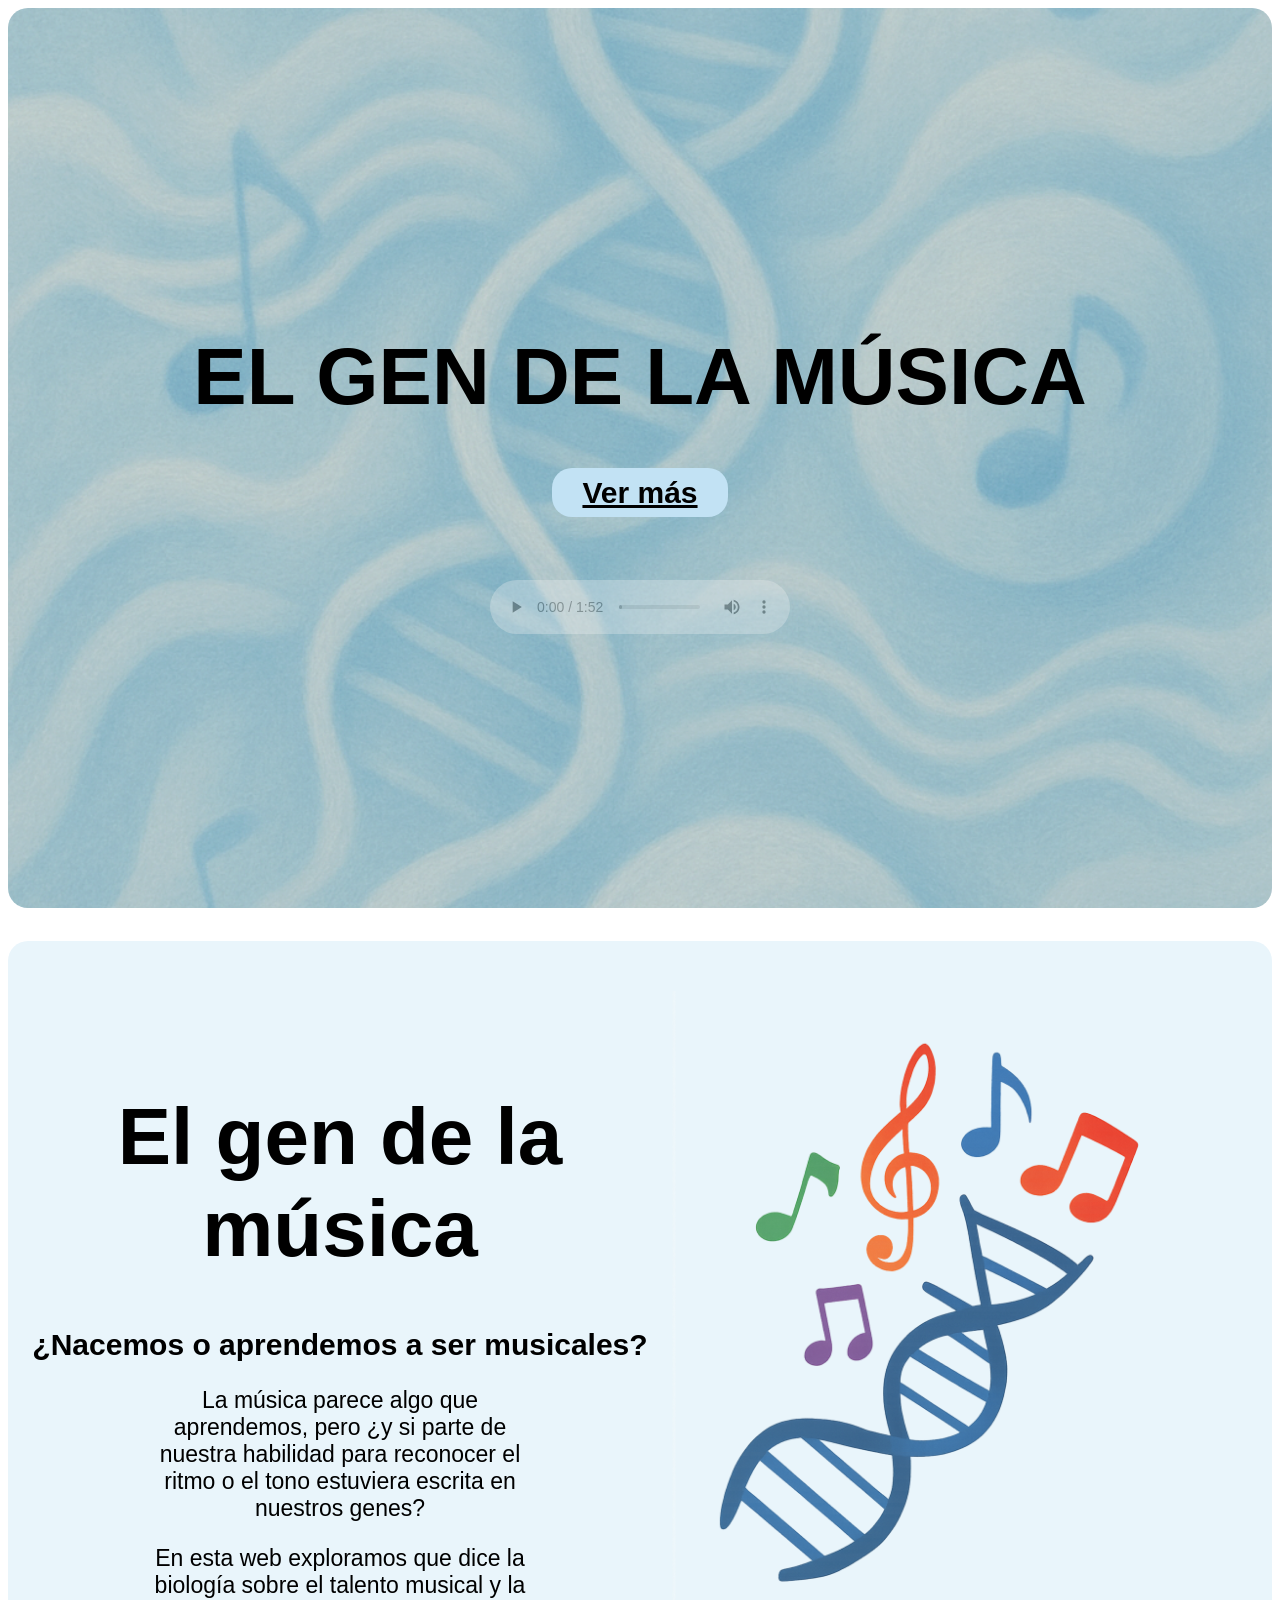
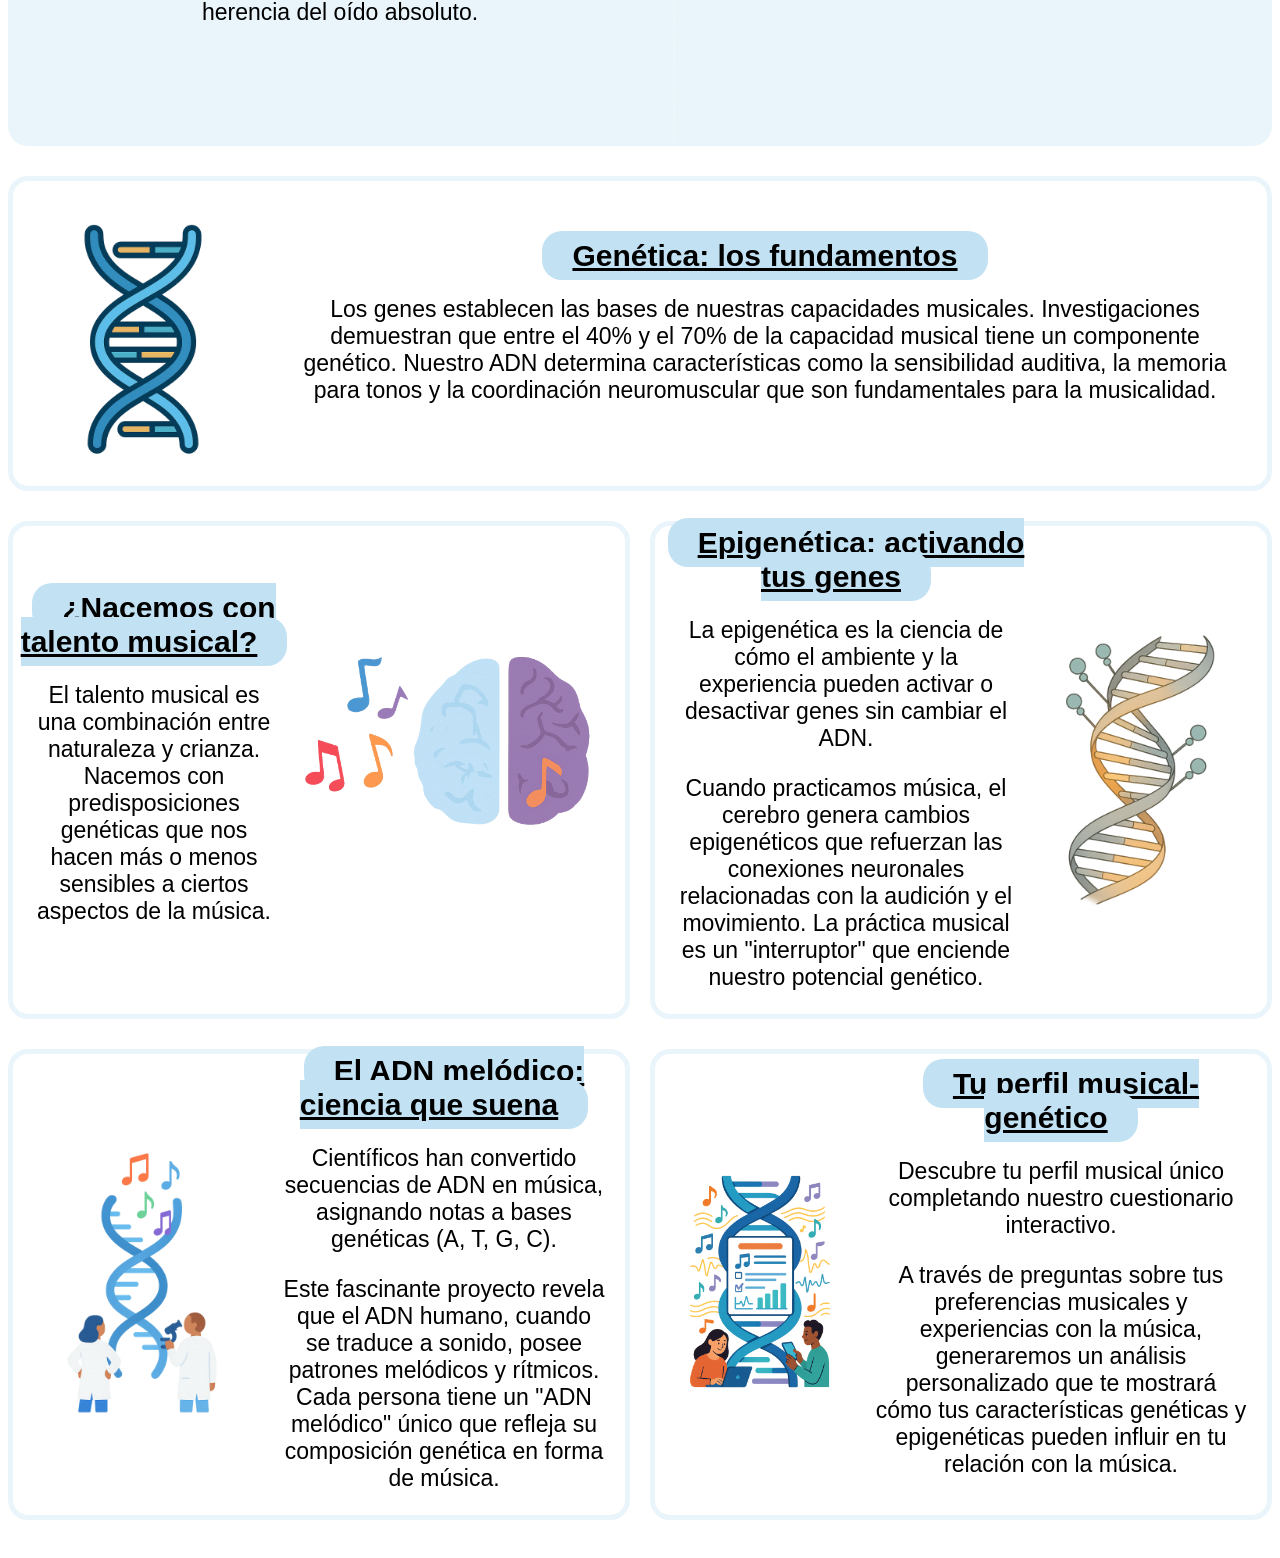
<file: index.html>
<!DOCTYPE html>
<html lang="es">
<head>
    <meta charset="UTF-8">
    <meta name="viewport" content="width=device-width, initial-scale=1.0">
    <title>El gen de la música</title>
    <meta author="Estrella Maturana Muñoz">
    <link rel="stylesheet" href="style/index.css">
    <link rel="shortcut icon" href="img/estrella.png">
</head>
<body>
    <div class="cabecera">
        
        <div class="cabeceraTitulo">
            <h1>EL GEN DE LA MÚSICA</h1>
            <a href="#index">Ver más</a><br>
            <audio src="audio/index.mp3" autoplay controls loop></audio>
        </div>
    </div>
    <div class="cuerpo" id="index">
        <div class="introduccion">
            <div class="introduccionTituloTexto">
                <h1>El gen de la música</h1>
                <h2>¿Nacemos o aprendemos a ser musicales?</h2>
                <p>La música parece algo que aprendemos, pero ¿y si parte de nuestra habilidad para reconocer el ritmo o el tono estuviera escrita en nuestros genes? </p>
                <p>En esta web exploramos que dice la biología sobre el talento musical y la herencia del oído absoluto.</p>
            </div>
            <div class="introduccionFoto"><img src="img/index.png" title="El gen de la música" alt="Imagen no disnponible"></div>
        </div>
        <div class="genetica">
            <div class="geneticaFoto">
                <img src="img/geneticaIndex.png" title="Genética" alt="Imagen no disponible">
            </div>
            <div class="geneticaTituloTexto">
            <a href="genetica.html" title="Genética">Genética: los fundamentos</a>
            <p>Los genes establecen las bases de nuestras capacidades musicales. Investigaciones demuestran que entre el 40% y el 70% de la capacidad musical tiene un componente genético. Nuestro ADN determina características como la sensibilidad auditiva, la memoria para tonos y la coordinación neuromuscular que son fundamentales para la musicalidad.</p>
            </div>
        </div>
        <div class="musicayepigenetica">
            <div class="musica">
                <div class="musicaTituloTexto">
                    <a href="musica.html" title="¿Nacemos con talento musical?">¿Nacemos con talento musical?</a>
                    <p>El talento musical es una combinación entre naturaleza y crianza. Nacemos con predisposiciones genéticas que nos hacen más o menos sensibles a ciertos aspectos de la música.</p>
                </div>
                <div class="musicaFoto">
                    <img src="img/musicaIndex.png" title="¿Nacemos con talento musical?" alt="Imagen no disponible">
                </div>
            </div>
            <div class="epigenetica">
                <div class="epigeneticaTituloTexto">
                    <a href="epigenetica.html" title="Epigenética">Epigenética: activando tus genes</a>
                    <p>La epigenética es la ciencia de cómo el ambiente y la experiencia pueden activar o desactivar genes sin cambiar el ADN.</p>
                    <p>Cuando practicamos música, el cerebro genera cambios epigenéticos que refuerzan las conexiones neuronales relacionadas con la audición y el movimiento. La práctica musical es un "interruptor" que enciende nuestro potencial genético.</p>
                </div>
                <div class="epigeneticaFoto">
                    <img src="img/epigenetica.png" title="Epigenética" alt="Imagen no disponible">
                </div>
            </div>
        </div>
        <div class="melodicoyformulario">
            <div class="melodico">
                <div class="melodicoFoto">
                    <img src="img/melodicoIndex.png" title="El ADN Melódico" alt="Imagen no disponible">
                </div>
                <div class="melodicoTituloTexto">
                    <a href="adnMelodico.html" title="ADN Melódico">El ADN melódico: ciencia que suena</a>
                    <p>Científicos han convertido secuencias de ADN en música, asignando notas a bases genéticas (A, T, G, C).</p>
                    <p>Este fascinante proyecto revela que el ADN humano, cuando se traduce a sonido, posee patrones melódicos y rítmicos. Cada persona tiene un "ADN melódico" único que refleja su composición genética en forma de música.</p>
                </div>
            </div>
            <div class="formulario">
            <div class="formularioFoto">
                <img src="img/perfilIndex.png" title="Tu perfil musical-genético" alt="Imagen no disponible">
            </div>
            <div class="formularioTituloTexto">
                <a href="perfil.html" title="Tu perfil musical-genético">Tu perfil musical-genético</a>
                <p>Descubre tu perfil musical único completando nuestro cuestionario interactivo.</p>
                <p>A través de preguntas sobre tus preferencias musicales y experiencias con la música, generaremos un análisis personalizado que te mostrará cómo tus características genéticas y epigenéticas pueden influir en tu relación con la música.</p>
            </div>
        </div>
    </div>
</body>
</html>
</file>
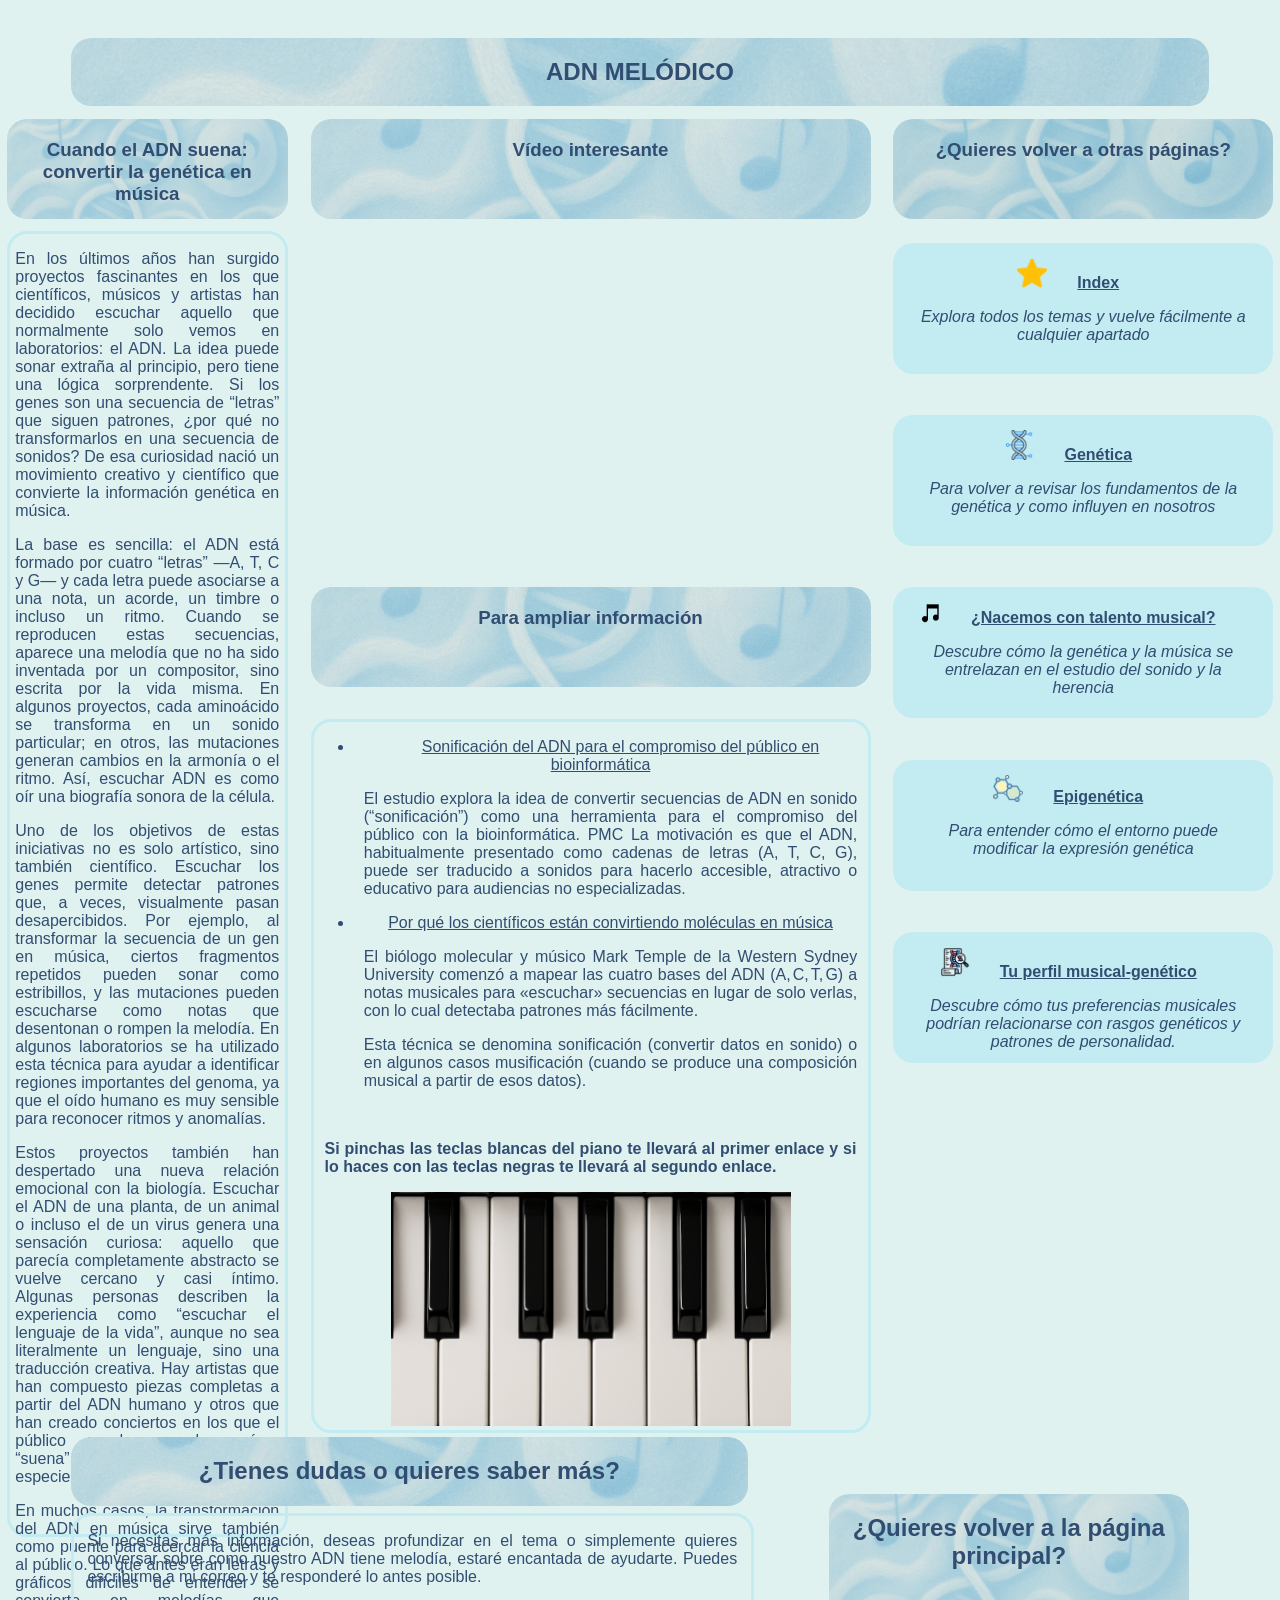
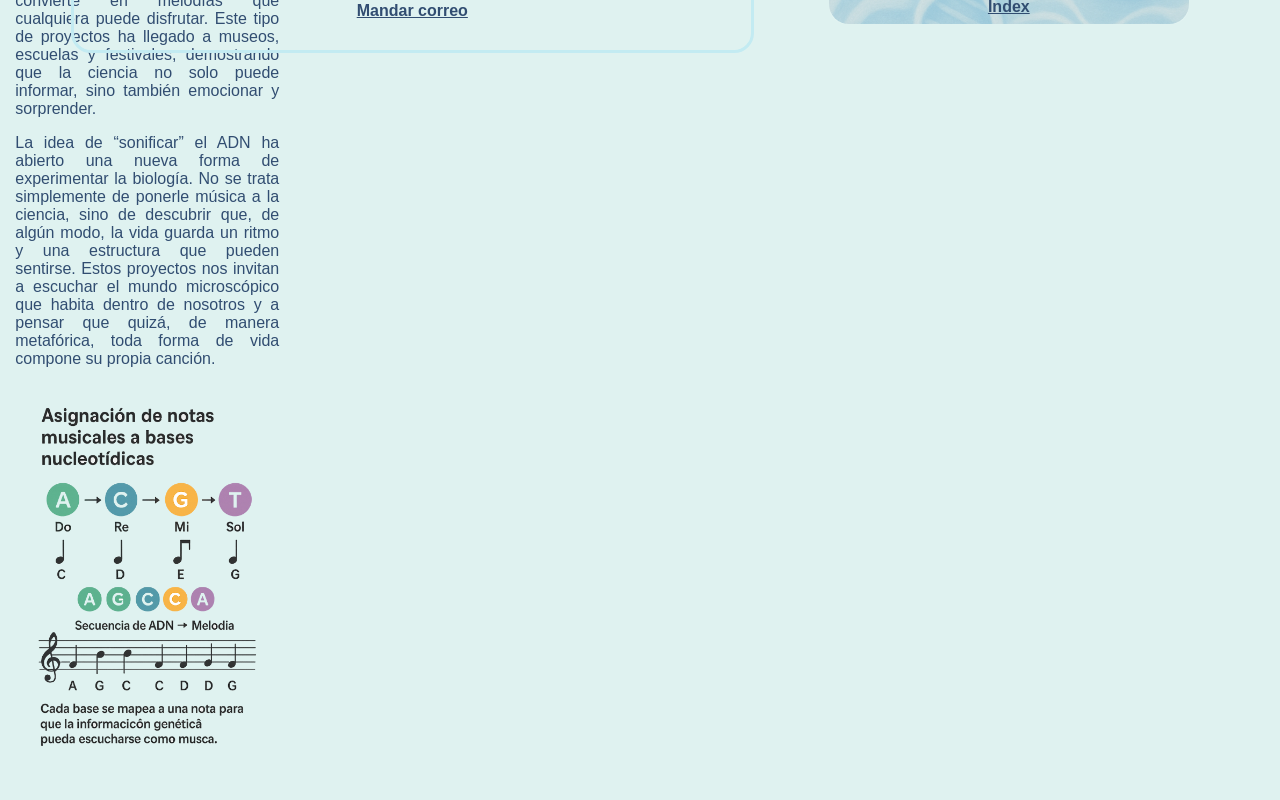
<file: adnMelodico.html>
<!DOCTYPE html>
<html lang="es">

<head>
    <meta charset="UTF-8">
    <meta name="viewport" content="width=device-width, initial-scale=1.0">
    <title>ADN melódico</title>
    <link rel="stylesheet" href="style/adnMelodico.css">
    <link rel="shortcut icon" href="img/iconoMelodico.ico">
    <meta author="Estrella Maturana Muñoz">
</head>

<body>
    <div class="cabecera">
        <div class="titulo">
            <h2>ADN MELÓDICO</h2>
        </div>
    </div>
    <div class="cuerpo">
        <div class="texto">
            <div class="textoTitulo">
                <h3>Cuando el ADN suena: convertir la genética en música</h3>
            </div>
            <div class="textoTexto">
                <p>En los últimos años han surgido proyectos fascinantes en los que científicos, músicos y artistas han
                    decidido escuchar aquello que normalmente solo vemos en laboratorios: el ADN. La idea puede sonar
                    extraña al principio, pero tiene una lógica sorprendente. Si los genes son una secuencia de “letras”
                    que siguen patrones, ¿por qué no transformarlos en una secuencia de sonidos? De esa curiosidad nació
                    un movimiento creativo y científico que convierte la información genética en música.</p>
                <p>La base es sencilla: el ADN está formado por cuatro “letras” —A, T, C y G— y cada letra puede
                    asociarse a una nota, un acorde, un timbre o incluso un ritmo. Cuando se reproducen estas
                    secuencias, aparece una melodía que no ha sido inventada por un compositor, sino escrita por la vida
                    misma. En algunos proyectos, cada aminoácido se transforma en un sonido particular; en otros, las
                    mutaciones generan cambios en la armonía o el ritmo. Así, escuchar ADN es como oír una biografía
                    sonora de la célula.</p>
                <p>Uno de los objetivos de estas iniciativas no es solo artístico, sino también científico. Escuchar los
                    genes permite detectar patrones que, a veces, visualmente pasan desapercibidos. Por ejemplo, al
                    transformar la secuencia de un gen en música, ciertos fragmentos repetidos pueden sonar como
                    estribillos, y las mutaciones pueden escucharse como notas que desentonan o rompen la melodía. En
                    algunos laboratorios se ha utilizado esta técnica para ayudar a identificar regiones importantes del
                    genoma, ya que el oído humano es muy sensible para reconocer ritmos y anomalías.</p>
                <p>Estos proyectos también han despertado una nueva relación emocional con la biología. Escuchar el ADN
                    de una planta, de un animal o incluso el de un virus genera una sensación curiosa: aquello que
                    parecía completamente abstracto se vuelve cercano y casi íntimo. Algunas personas describen la
                    experiencia como “escuchar el lenguaje de la vida”, aunque no sea literalmente un lenguaje, sino una
                    traducción creativa. Hay artistas que han compuesto piezas completas a partir del ADN humano y otros
                    que han creado conciertos en los que el público puede escuchar cómo “suena” la evolución al pasar de
                    una especie a otra.</p>
                <p>En muchos casos, la transformación del ADN en música sirve también como puente para acercar la
                    ciencia al público. Lo que antes eran letras y gráficos difíciles de entender se convierte en
                    melodías que cualquiera puede disfrutar. Este tipo de proyectos ha llegado a museos, escuelas y
                    festivales, demostrando que la ciencia no solo puede informar, sino también emocionar y sorprender.
                </p>
                <p>La idea de “sonificar” el ADN ha abierto una nueva forma de experimentar la biología. No se trata
                    simplemente de ponerle música a la ciencia, sino de descubrir que, de algún modo, la vida guarda un
                    ritmo y una estructura que pueden sentirse. Estos proyectos nos invitan a escuchar el mundo
                    microscópico que habita dentro de nosotros y a pensar que quizá, de manera metafórica, toda forma de
                    vida compone su propia canción.</p>

                <img src="img/grafico.png" title="Gráfico comparativo" alt="Imagen no disponible">
            </div>
        </div>
        <div class="charla">
            <div class="charlaTitulo">
                <h3>Vídeo interesante</h3>
            </div>
            <div class="charlaVideo">
                <iframe width="560" height="315" src="https://www.youtube.com/embed/nL_cx91sxYc?si=E0IwBrx1H2N1VxCz"
                    title="YouTube video player" frameborder="0"
                    allow="accelerometer; autoplay; clipboard-write; encrypted-media; gyroscope; picture-in-picture; web-share"
                    referrerpolicy="strict-origin-when-cross-origin" allowfullscreen></iframe>
            </div>
            <div class="articulos">
                <div class="articuloTitulo">
                    <h3>Para ampliar información</h3>
                </div>
                <div class="articuloEnlaces">
                    <ul>
                    <li><a target="_blank" href="https://pmc.ncbi.nlm.nih.gov/articles/PMC8281613/"
                        title="DNA sonification for public engagement in bioinformatics">Sonificación del ADN para el
                        compromiso
                        del público en bioinformática</a>
                    <p>El estudio explora la idea de convertir secuencias de ADN en sonido (“sonificación”) como una
                        herramienta para el compromiso del público con la bioinformática.
                        PMC
                        La motivación es que el ADN, habitualmente presentado como cadenas de letras (A, T, C, G), puede
                        ser traducido a sonidos para hacerlo accesible, atractivo o educativo para audiencias no
                        especializadas.</p></li>
                    <li><a target="_blank"
                        href="https://www.smithsonianmag.com/science-nature/why-scientists-are-turning-molecules-into-music-180980022/"
                        title="Why Scientists Are Turning Molecules Into Music">Por qué los científicos están
                        convirtiendo moléculas en música</a>
                    <p>El biólogo molecular y músico Mark Temple de la Western Sydney University comenzó a mapear las
                        cuatro bases del ADN (A, C, T, G) a notas musicales para «escuchar» secuencias en lugar de solo
                        verlas, con lo cual detectaba patrones más fácilmente. </p>
                    <p>Esta técnica se denomina sonificación (convertir datos en sonido) o en algunos casos musificación
                        (cuando se produce una composición musical a partir de esos datos).</p></li>
                    </ul><br>
                    <p><strong>Si pinchas las teclas blancas del piano te llevará al primer enlace y si lo haces con las
                            teclas negras te llevará al segundo enlace.</strong></p>
                    <img src="img/piano.png" usemap="#mapa">
                    <map name="mapa">
                        <area target="_blank" alt="DNA sonification for public engagement in bioinformatics"
                            title="DNA sonification for public engagement in bioinformatics"
                            href="https://pmc.ncbi.nlm.nih.gov/articles/PMC8281613/" coords="3,4,32,231" shape="rect">
                        <area target="_blank" alt="DNA sonification for public engagement in bioinformatics"
                            title="DNA sonification for public engagement in bioinformatics"
                            href="https://pmc.ncbi.nlm.nih.gov/articles/PMC8281613/" coords="70,6,94,231" shape="rect">
                        <area target="_blank" alt="DNA sonification for public engagement in bioinformatics"
                            title="DNA sonification for public engagement in bioinformatics"
                            href="https://pmc.ncbi.nlm.nih.gov/articles/PMC8281613/" coords="97,0,126,232" shape="rect">
                        <area target="_blank" alt="DNA sonification for public engagement in bioinformatics"
                            title="DNA sonification for public engagement in bioinformatics"
                            href="https://pmc.ncbi.nlm.nih.gov/articles/PMC8281613/" coords="165,7,185,232"
                            shape="rect">
                        <area target="_blank" alt="DNA sonification for public engagement in bioinformatics"
                            title="DNA sonification for public engagement in bioinformatics"
                            href="https://pmc.ncbi.nlm.nih.gov/articles/PMC8281613/" coords="225,3,279,230"
                            shape="rect">
                        <area target="_blank" alt="DNA sonification for public engagement in bioinformatics"
                            title="DNA sonification for public engagement in bioinformatics"
                            href="https://pmc.ncbi.nlm.nih.gov/articles/PMC8281613/" coords="315,1,342,231"
                            shape="rect">
                        <area target="_blank" alt="DNA sonification for public engagement in bioinformatics"
                            title="DNA sonification for public engagement in bioinformatics"
                            href="https://pmc.ncbi.nlm.nih.gov/articles/PMC8281613/" coords="380,7,396,232"
                            shape="rect">
                        <area target="_blank" alt="DNA sonification for public engagement in bioinformatics"
                            title="DNA sonification for public engagement in bioinformatics"
                            href="https://pmc.ncbi.nlm.nih.gov/articles/PMC8281613/" coords="33,150,69,231"
                            shape="rect">
                        <area target="_blank" alt="DNA sonification for public engagement in bioinformatics"
                            title="DNA sonification for public engagement in bioinformatics"
                            href="https://pmc.ncbi.nlm.nih.gov/articles/PMC8281613/" coords="127,147,165,232"
                            shape="rect">
                        <area target="_blank" alt="DNA sonification for public engagement in bioinformatics"
                            title="DNA sonification for public engagement in bioinformatics"
                            href="https://pmc.ncbi.nlm.nih.gov/articles/PMC8281613/" coords="186,149,225,232"
                            shape="rect">
                        <area target="_blank" alt="DNA sonification for public engagement in bioinformatics"
                            title="DNA sonification for public engagement in bioinformatics"
                            href="https://pmc.ncbi.nlm.nih.gov/articles/PMC8281613/" coords="279,148,317,232"
                            shape="rect">
                        <area target="_blank" alt="DNA sonification for public engagement in bioinformatics"
                            title="DNA sonification for public engagement in bioinformatics"
                            href="https://pmc.ncbi.nlm.nih.gov/articles/PMC8281613/" coords="343,146,378,232"
                            shape="rect">
                        <area target="_blank" alt="Why Scientists Are Turning Molecules Into Music"
                            title="Why Scientists Are Turning Molecules Into Music"
                            href="https://www.smithsonianmag.com/science-nature/why-scientists-are-turning-molecules-into-music-180980022/"
                            coords="37,6,65,146" shape="rect">
                        <area target="_blank" alt="Why Scientists Are Turning Molecules Into Music"
                            title="Why Scientists Are Turning Molecules Into Music"
                            href="https://www.smithsonianmag.com/science-nature/why-scientists-are-turning-molecules-into-music-180980022/"
                            coords="129,3,160,143" shape="rect">
                        <area target="_blank" alt="Why Scientists Are Turning Molecules Into Music"
                            title="Why Scientists Are Turning Molecules Into Music"
                            href="https://www.smithsonianmag.com/science-nature/why-scientists-are-turning-molecules-into-music-180980022/"
                            coords="188,5,220,147" shape="rect">
                        <area target="_blank" alt="Why Scientists Are Turning Molecules Into Music"
                            title="Why Scientists Are Turning Molecules Into Music"
                            href="https://www.smithsonianmag.com/science-nature/why-scientists-are-turning-molecules-into-music-180980022/"
                            coords="284,6,312,145" shape="rect">
                        <area target="_blank" alt="Why Scientists Are Turning Molecules Into Music"
                            title="Why Scientists Are Turning Molecules Into Music"
                            href="https://www.smithsonianmag.com/science-nature/why-scientists-are-turning-molecules-into-music-180980022/"
                            coords="344,5,376,143" shape="rect">
                    </map>
                </div>
            </div>
        </div>
        <div class="leyenda">
            <div class="tituloLeyenda">
                <h3>¿Quieres volver a otras páginas?</h3>
            </div>
            <div class="enlaces">
                <div class="enlace1">
                    <img src="img/estrella.png" alt="Imagen no disponible"><a href="index.html" title="Index">Index</a>
                    <p>Explora todos los temas y vuelve fácilmente a cualquier apartado</p>
                </div>
                <div class="enlace2">
                    <img src="img/iconoGenetica.ico" alt="Imagen no disponible"><a href="genetica.html" title="Genética">Genética</a>
                    <p>Para volver a revisar los fundamentos de la genética y como influyen en nosotros</p>
                </div>
                <div class="enlace3">
                    <img src="img/iconoMusica.ico" alt="Imagen no disponible"><a href="musica.html" title="Música">¿Nacemos con talento
                        musical?</a>
                    <p>Descubre cómo la genética y la música se entrelazan en el estudio del sonido y la herencia
                    </p>
                </div>
                <div class="enlace4">
                    <img src="img/iconoEpigenetica.ico" alt="Imagen no disponible"><a
                        href="epigenetica.html" title="Epigenética">Epigenética</a>
                    <p>Para entender cómo el entorno puede modificar la expresión genética</p>
                </div>
                <div class="enlace5">
                    <img src="img/iconoPerfil.ico" alt="Imagen no disponible"><a href="perfil.html" title="Formulario">Tu perfil
                        musical-genético</a>
                    <p>Descubre cómo tus preferencias musicales podrían relacionarse con rasgos genéticos y patrones
                        de personalidad.</p>
                </div>
            </div>
        </div>
    </div>
    <div class="footer">
        <div class="dudas">
            <div class="dudasTitulo">
                <h2>¿Tienes dudas o quieres saber más?</h2>
            </div>
            <div class="dudasTexto">
                <p>Si necesitas más información, deseas profundizar en el tema o simplemente quieres conversar sobre
                    como nuestro ADN tiene melodía, estaré encantada de ayudarte.
                    Puedes escribirme a mi correo y te responderé lo antes posible.</p>
                <a href="mailto:estrellamaturana@gmail.com?subject=ADN%20Melodico">Mandar correo</a>
            </div>
        </div>
        <div class="index">
            <h2>¿Quieres volver a la página principal?</h2>
            <a href="index.html#index" title="Index">Index</a>
        </div>
    </div>
</body>

</html>
</file>
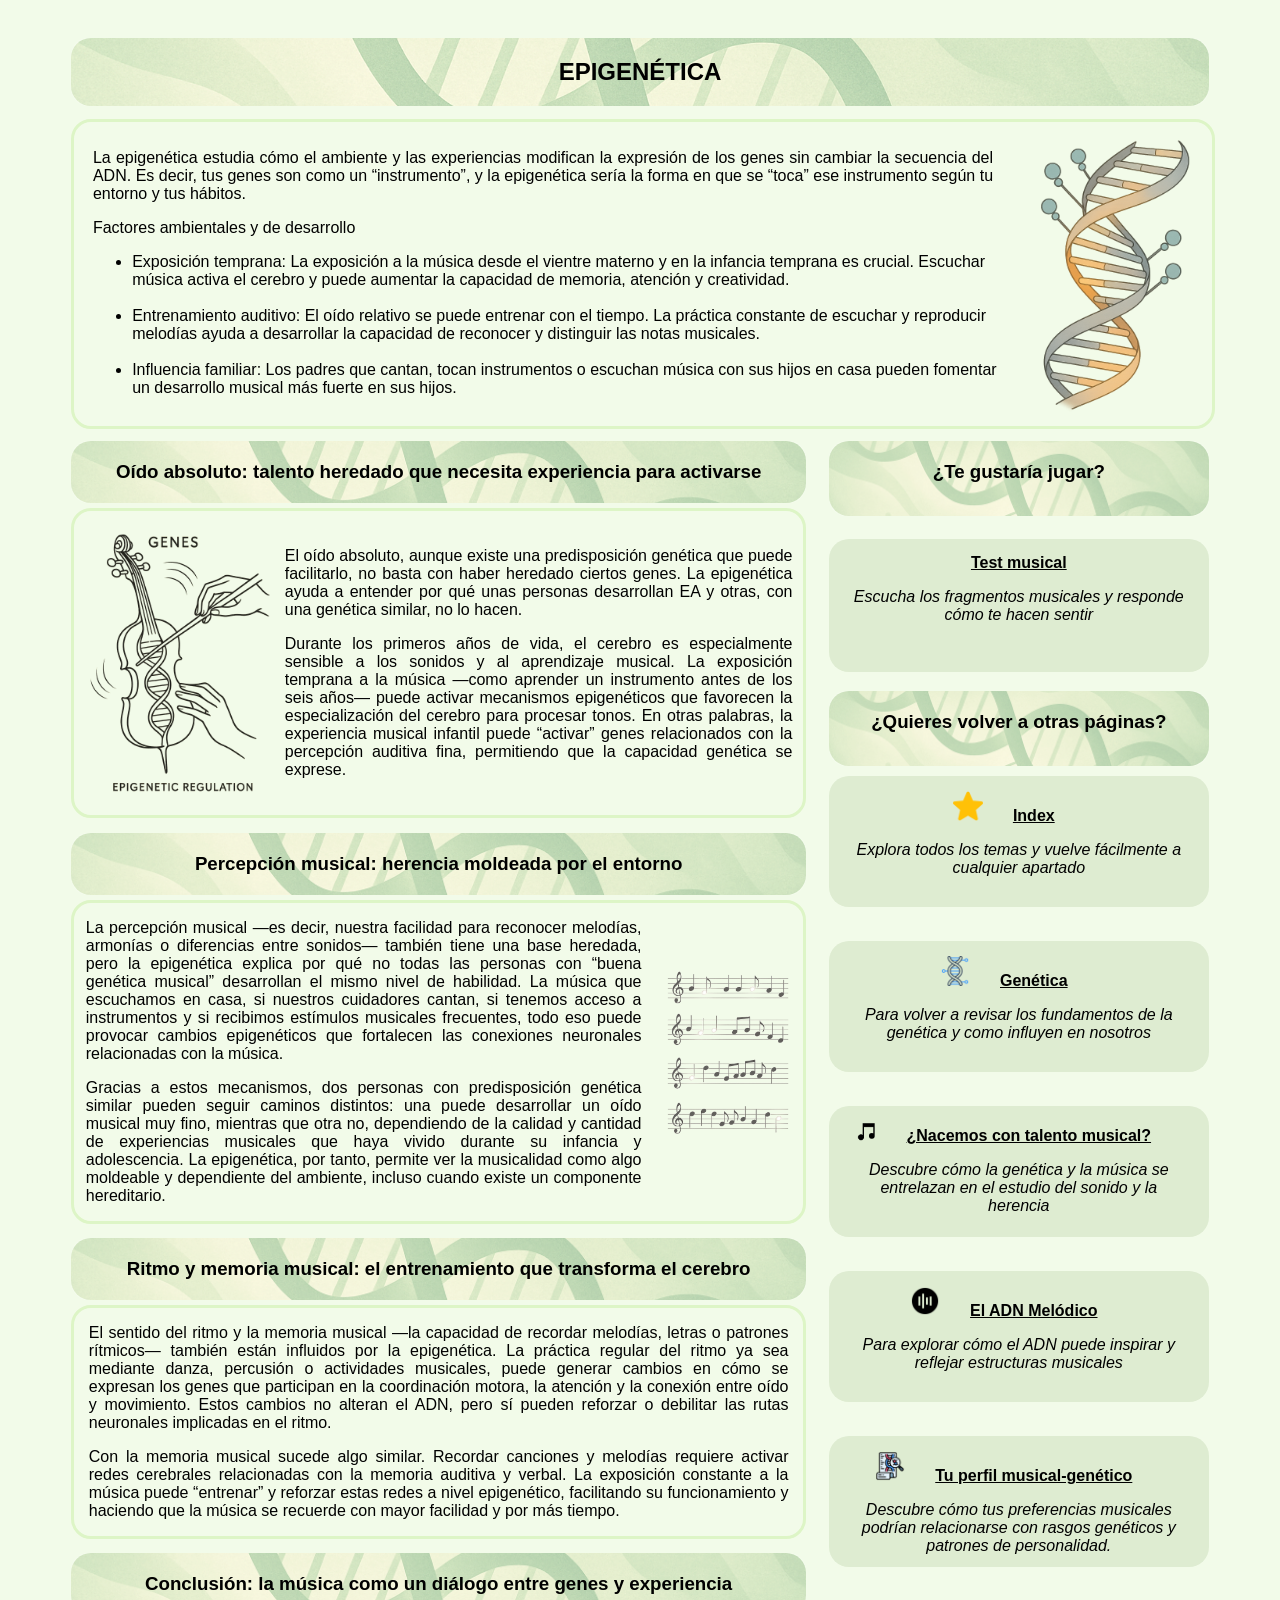
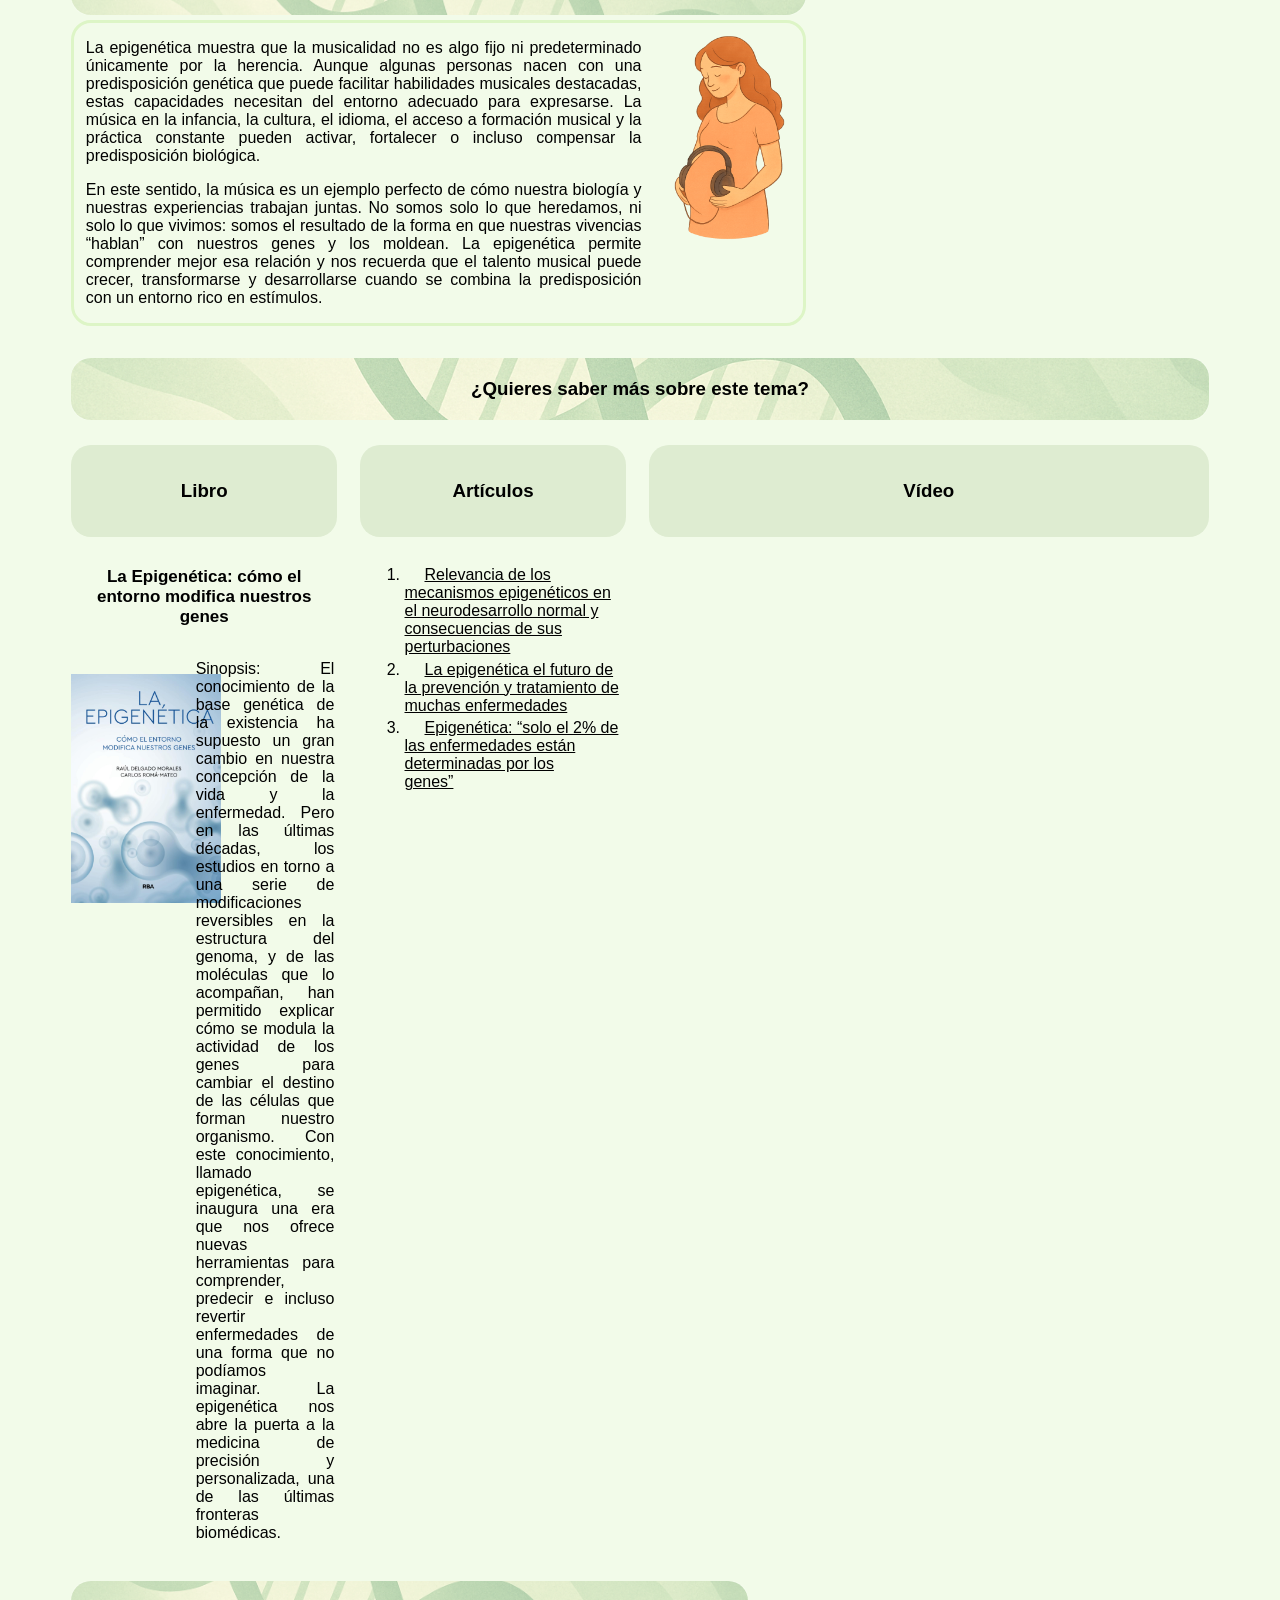
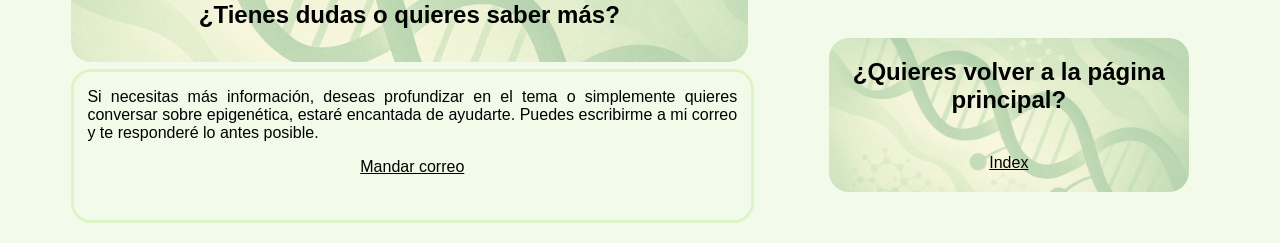
<file: epigenetica.html>
<!DOCTYPE html>
<html lang="es">

<head>
    <meta charset="UTF-8">
    <meta name="viewport" content="width=device-width, initial-scale=1.0">
    <title>Epigenética</title>
    <meta author="Estrella Maturana Muñoz">
    <link rel="stylesheet" href="style/epigenetica.css">
    <link rel="shortcut icon" href="img/iconoEpigenetica.ico">
</head>

<body>
    <div class="cabecera">
        <div class="titulo">
            <h2>EPIGENÉTICA</h2>
        </div>
    </div>
    <div class="introduccion">
        <div class="introduccionTexto">
            <p>La epigenética estudia cómo el ambiente y las experiencias modifican la expresión de los genes sin
                cambiar la secuencia del ADN.
                Es decir, tus genes son como un “instrumento”, y la epigenética sería la forma en que se “toca” ese
                instrumento según tu entorno y tus hábitos.
            </p>
            <p>
                Factores ambientales y de desarrollo
            <ul>
                <li>Exposición temprana: La exposición a la música desde el vientre materno y en la infancia
                    temprana es crucial. Escuchar música activa el cerebro y puede aumentar la capacidad de memoria,
                    atención y creatividad.</li>
                <li>Entrenamiento auditivo: El oído relativo se puede entrenar con el tiempo. La práctica constante
                    de escuchar y reproducir melodías ayuda a desarrollar la capacidad de reconocer y distinguir las
                    notas musicales.</li>
                <li>Influencia familiar: Los padres que cantan, tocan instrumentos o escuchan música con sus hijos
                    en casa pueden fomentar un desarrollo musical más fuerte en sus hijos. </li>
            </ul>
            </p>
        </div>
        <div class="introduccionFoto"><img src="img/epigenetica.png" title="Doble hélice de ADN con metilaciones"
                alt="Imagen no disponible"></div>
    </div>
    <div class="cuerpo">
        <div class="texto">
            <div class="oido">
                <div class="oidoTitulo">
                    <h3>Oído absoluto: talento heredado que necesita experiencia para activarse</h3>
                </div>
                <div class="oidoTexto">
                    <div class="oidoTextoFoto"><img src="img/comparacion.png" title="Metáfora de epigenética" alt="Imagen no disponible"></div>
                    <div class="oidoSoloTexto">
                        <p>El oído absoluto, aunque existe una predisposición genética que puede facilitarlo, no basta
                            con
                            haber heredado ciertos genes. La epigenética ayuda a entender por qué unas personas
                            desarrollan
                            EA y otras, con una genética similar, no lo hacen.</p>
                        <p>Durante los primeros años de vida, el cerebro es especialmente sensible a los sonidos y al
                            aprendizaje musical. La exposición temprana a la música —como aprender un instrumento antes
                            de
                            los seis años— puede activar mecanismos epigenéticos que favorecen la especialización del
                            cerebro para procesar tonos. En otras palabras, la experiencia musical infantil puede
                            “activar”
                            genes relacionados con la percepción auditiva fina, permitiendo que la capacidad genética se
                            exprese.</p>
                    </div>
                </div>
            </div>
            <div class="percepcion">
                <div class="percepcionTitulo">
                    <h3>Percepción musical: herencia moldeada por el entorno</h3>
                </div>
                <div class="percepcionTexto">
                    <div class="percepcionSoloTexto">
                        <p>La percepción musical —es decir, nuestra facilidad para reconocer melodías, armonías o
                            diferencias entre sonidos— también tiene una base heredada, pero la epigenética explica por
                            qué
                            no todas las personas con “buena genética musical” desarrollan el mismo nivel de habilidad.
                            La
                            música que escuchamos en casa, si nuestros cuidadores cantan, si tenemos acceso a
                            instrumentos y
                            si recibimos estímulos musicales frecuentes, todo eso puede provocar cambios epigenéticos
                            que
                            fortalecen las conexiones neuronales relacionadas con la música.</p>
                        <p>Gracias a estos mecanismos, dos personas con predisposición genética similar pueden seguir
                            caminos distintos: una puede desarrollar un oído musical muy fino, mientras que otra no,
                            dependiendo de la calidad y cantidad de experiencias musicales que haya vivido durante su
                            infancia y adolescencia. La epigenética, por tanto, permite ver la musicalidad como algo
                            moldeable y dependiente del ambiente, incluso cuando existe un componente hereditario.</p>
                    </div>
                    <div class="percepcionTextoFoto"><img src="img/percepcion.png" title="Pentagrama" alt="Imagen ni disponible"></div>
                </div>
            </div>
            <div class="ritmo">
                <div class="ritmoTitulo">
                    <h3>Ritmo y memoria musical: el entrenamiento que transforma el cerebro</h3>
                </div>
                <div class="ritmoTexto">
                    <p>El sentido del ritmo y la memoria musical —la capacidad de recordar melodías, letras o patrones
                        rítmicos— también están influidos por la epigenética. La práctica regular del ritmo ya sea
                        mediante danza, percusión o actividades musicales, puede generar cambios en cómo se expresan los
                        genes que participan en la coordinación motora, la atención y la conexión entre oído y
                        movimiento. Estos cambios no alteran el ADN, pero sí pueden reforzar o debilitar las rutas
                        neuronales implicadas en el ritmo.</p>
                    <p>Con la memoria musical sucede algo similar. Recordar canciones y melodías requiere activar redes
                        cerebrales relacionadas con la memoria auditiva y verbal. La exposición constante a la música
                        puede “entrenar” y reforzar estas redes a nivel epigenético, facilitando su funcionamiento y
                        haciendo que la música se recuerde con mayor facilidad y por más tiempo.</p>
                </div>
            </div>
            <div class="conclusion">
                <div class="conclusionTitulo">
                    <h3>Conclusión: la música como un diálogo entre genes y experiencia</h3>
                </div>
                <div class="conclusionTexto">
                    <div class="conclusionSoloTexto">
                        <p>La epigenética muestra que la musicalidad no es algo fijo ni predeterminado únicamente por la
                            herencia. Aunque algunas personas nacen con una predisposición genética que puede facilitar
                            habilidades musicales destacadas, estas capacidades necesitan del entorno adecuado para
                            expresarse. La música en la infancia, la cultura, el idioma, el acceso a formación musical y
                            la
                            práctica constante pueden activar, fortalecer o incluso compensar la predisposición
                            biológica.
                        </p>
                        <p>En este sentido, la música es un ejemplo perfecto de cómo nuestra biología y nuestras
                            experiencias trabajan juntas. No somos solo lo que heredamos, ni solo lo que vivimos: somos
                            el
                            resultado de la forma en que nuestras vivencias “hablan” con nuestros genes y los moldean.
                            La
                            epigenética permite comprender mejor esa relación y nos recuerda que el talento musical
                            puede
                            crecer, transformarse y desarrollarse cuando se combina la predisposición con un entorno
                            rico en
                            estímulos.</p>
                    </div>
                    <div class="conclusionTextoFoto"><img src="img/conclusion.png" title="La epigenética viene desde el embarazo" alt="Imagen no disponible"></div>
                </div>
            </div>
        </div>
        <div class="derecha">
            <div class="juego">
                <div class="juegoTitulo">
                    <h3>¿Te gustaría jugar?</h3>
                </div>
                <div class="juegoEnlace">
                    <a href="juego.html" title="Test musical">Test musical</a>
                    <p>Escucha los fragmentos musicales y responde cómo te hacen sentir</p>
                </div>
            </div>
            <div class="leyenda">
                <div class="tituloLeyenda">
                    <h3>¿Quieres volver a otras páginas?</h3>
                </div>
                <div class="enlaces">
                    <div class="enlace1">
                        <img src="img/estrella.png" alt="Imagen no disponible"><a href="index.html" title="Index">Index</a>
                        <p>Explora todos los temas y vuelve fácilmente a cualquier apartado</p>
                    </div>
                    <div class="enlace2">
                        <img src="img/iconoGenetica.ico" alt="Imagen no disponible"><a href="genetica.html" title="Genética">Genética</a>
                        <p>Para volver a revisar los fundamentos de la genética y como influyen en nosotros</p>
                    </div>
                    <div class="enlace3">
                        <img src="img/iconoMusica.ico" alt="Imagen no disponible"><a href="musica.html" title="Música">¿Nacemos con talento musical?</a>
                        <p>Descubre cómo la genética y la música se entrelazan en el estudio del sonido y la herencia
                        </p>
                    </div>
                    <div class="enlace4">
                        <img src="img/iconoMelodico.ico" alt="Imagen no disponible"><a href="adnMelodico.html" title="ADN Melódico">El ADN Melódico</a>
                        <p>Para explorar cómo el ADN puede inspirar y reflejar estructuras musicales</p>
                    </div>
                    <div class="enlace5">
                        <img src="img/iconoPerfil.ico" alt="Imagen no disponible"><a href="perfil.html" title="Formulario">Tu perfil musical-genético</a>
                        <p>Descubre cómo tus preferencias musicales podrían relacionarse con rasgos genéticos y patrones
                            de personalidad.</p>
                    </div>
                </div>
            </div>
        </div>
    </div>
    <div class="informacionExtra">
        <div class="informacionExtraTitulo">
            <h3>¿Quieres saber más sobre este tema?</h3>
        </div>
        <div class="informacionExtraEnlaces">
            <div class="informacionExtraEnlacesLibro">
                <div class="tituloLibro">
                    <h3>Libro</h3>
                </div>
                <div class="libro">
                    <div class="libroTitulo">
                        <p>La Epigenética: cómo el entorno modifica nuestros genes</p>
                    </div>
                    <div class="libroCuerpo">
                        <div class="libroPortada"><img src="img/portadaLibro.jpg"
                                title="La Epigenética: cómo el entorno modifica nuestros genes"
                                alt="Imagen no disponible"></div>
                        <div class="libroSinopsis">
                            <p>Sinopsis: El conocimiento de la base genética de la existencia ha supuesto un gran cambio
                                en nuestra concepción de la vida y la enfermedad. Pero en las últimas décadas, los
                                estudios en torno a una serie de modificaciones reversibles en la estructura del genoma,
                                y de las moléculas que lo acompañan, han permitido explicar cómo se modula la actividad
                                de los genes para cambiar el destino de las células que forman nuestro organismo. Con
                                este conocimiento, llamado epigenética, se inaugura una era que nos ofrece nuevas
                                herramientas para comprender, predecir e incluso revertir enfermedades de una forma que
                                no podíamos imaginar. La epigenética nos abre la puerta a la medicina de precisión y
                                personalizada, una de las últimas fronteras biomédicas.</p>
                        </div>
                    </div>
                </div>
            </div>
            <div class="informacionExtraEnlacesArticulos">
                <div class="informacionExtraEnlacesArticulosTitulo">
                    <h3>Artículos</h3>
                </div>
                <div class="articulos">
                    <ol>
                        <li><a
                                target="_blank" href="https://www.elsevier.es/es-revista-revista-medica-clinica-las-condes-202-articulo-relevancia-mecanismos-epigeneticos-el-neurodesarrollo-S0716864022000736" title="Elsevier">Relevancia
                                de los mecanismos epigenéticos en el neurodesarrollo normal y consecuencias de sus
                                perturbaciones</a></li>
                        <li><a target="_blank" href="https://ve.scielo.org/scielo.php?pid=S0016-35032016000400001&script=sci_arttext" title="Scielo">La
                                epigenética el futuro de la prevención y tratamiento de muchas enfermedades</a></li>
                        <li><a
                                target="_blank" href="https://www.fundacionrenequinton.org/blog/que-es-epigenetica-posibles-aplicaciones/" title="Fundación Rene Quinton">Epigenética:
                                “solo el 2% de las enfermedades están determinadas por los genes”</a></li>
                    </ol>
                </div>
            </div>
            <div class="informacionExtraEnlacesVideos">
                <div class="tituloVideos">
                    <h3>Vídeo</h3>
                </div>
                <div class="videos">
                    <iframe width="560" height="315" src="https://www.youtube.com/embed/MD3Fc0XOjWk?si=O3ZP3hfjpkhB5l_2"
                        title="YouTube video player" frameborder="0"
                        allow="accelerometer; autoplay; clipboard-write; encrypted-media; gyroscope; picture-in-picture; web-share"
                        referrerpolicy="strict-origin-when-cross-origin" allowfullscreen></iframe>
                </div>
            </div>
        </div>
    </div>
    <div class="footer">
        <div class="dudas">
            <div class="dudasTitulo">
                <h2>¿Tienes dudas o quieres saber más?</h2>
            </div>
            <div class="dudasTexto">
                <p>Si necesitas más información, deseas profundizar en el tema o simplemente quieres conversar sobre
                    epigenética, estaré encantada de ayudarte.
                    Puedes escribirme a mi correo y te responderé lo antes posible.</p>
                <a href="mailto:estrellamaturana@gmail.com?subject=Epigenetica">Mandar correo</a>
            </div>
        </div>
        <div class="index">
            <h2>¿Quieres volver a la página principal?</h2>
                <a href="index.html#index" title="Index">Index</a>
        </div>
    </div>
</body>

</html>
</file>
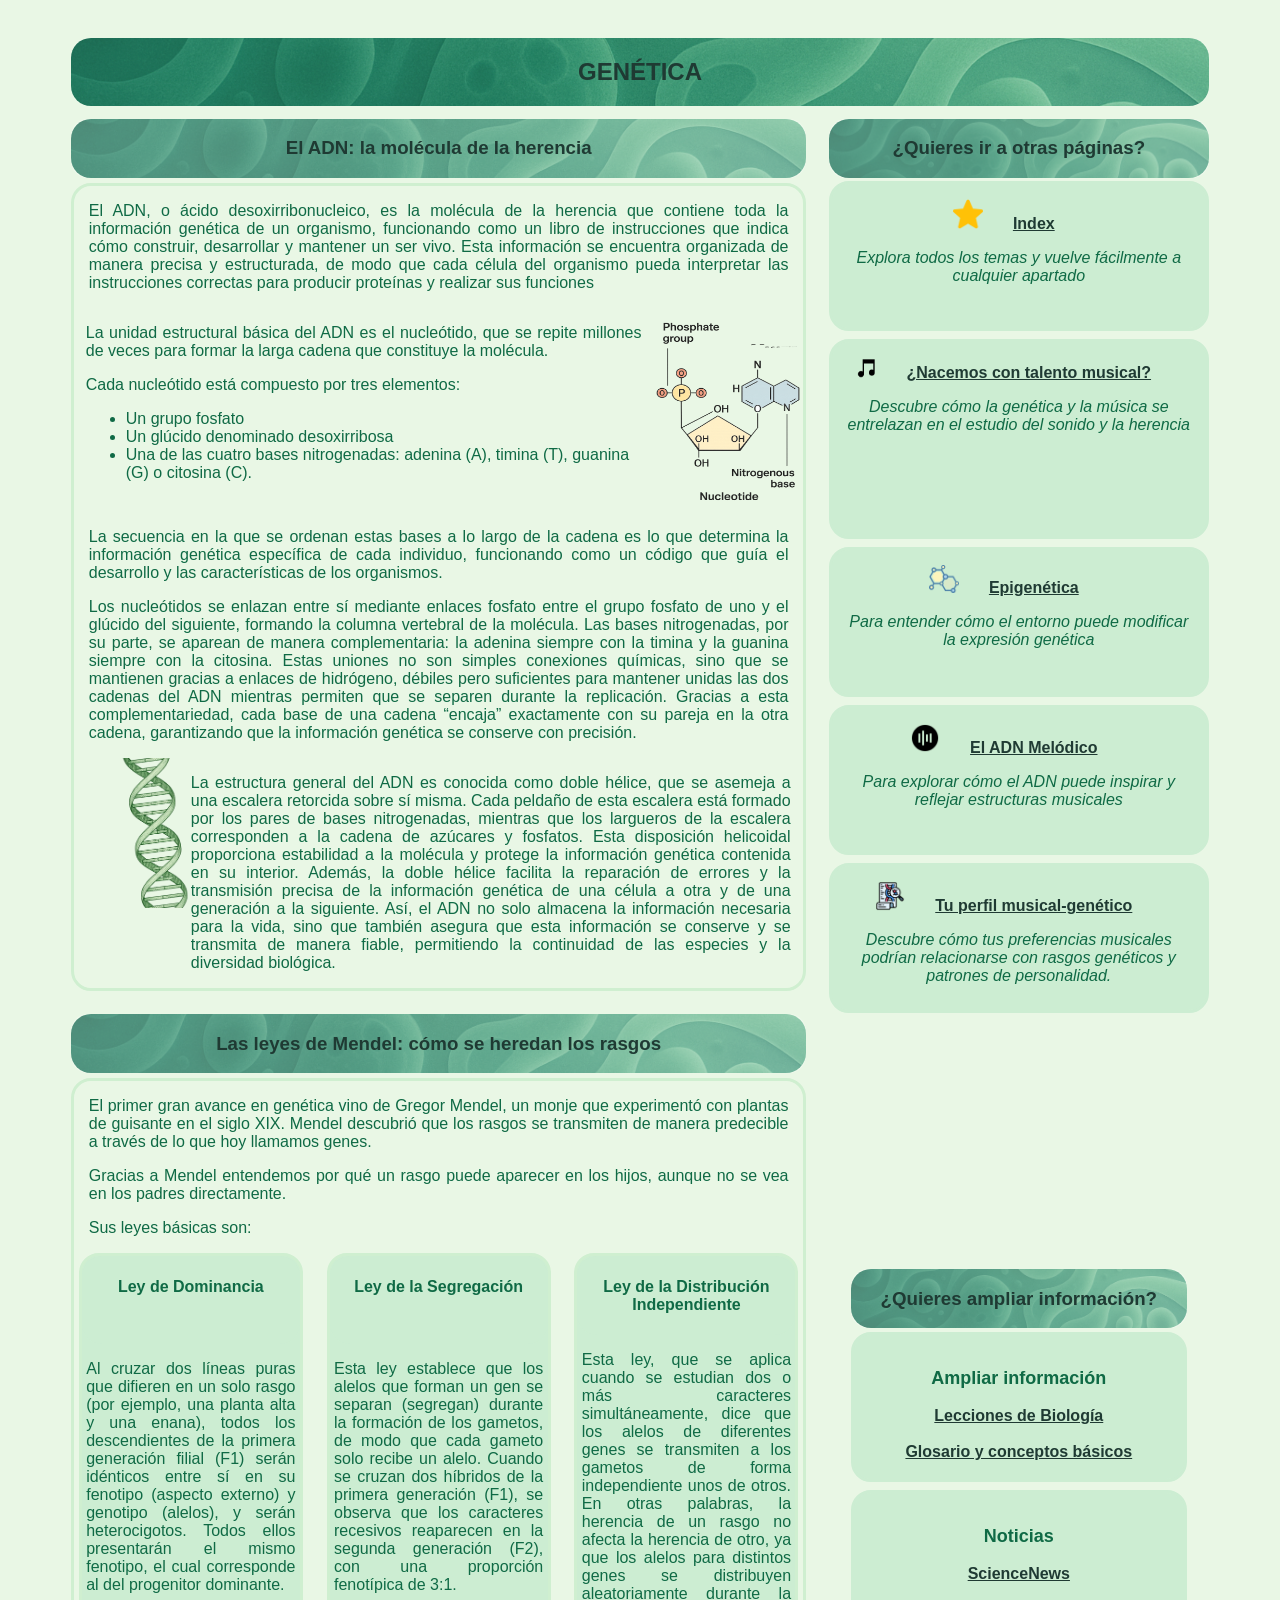
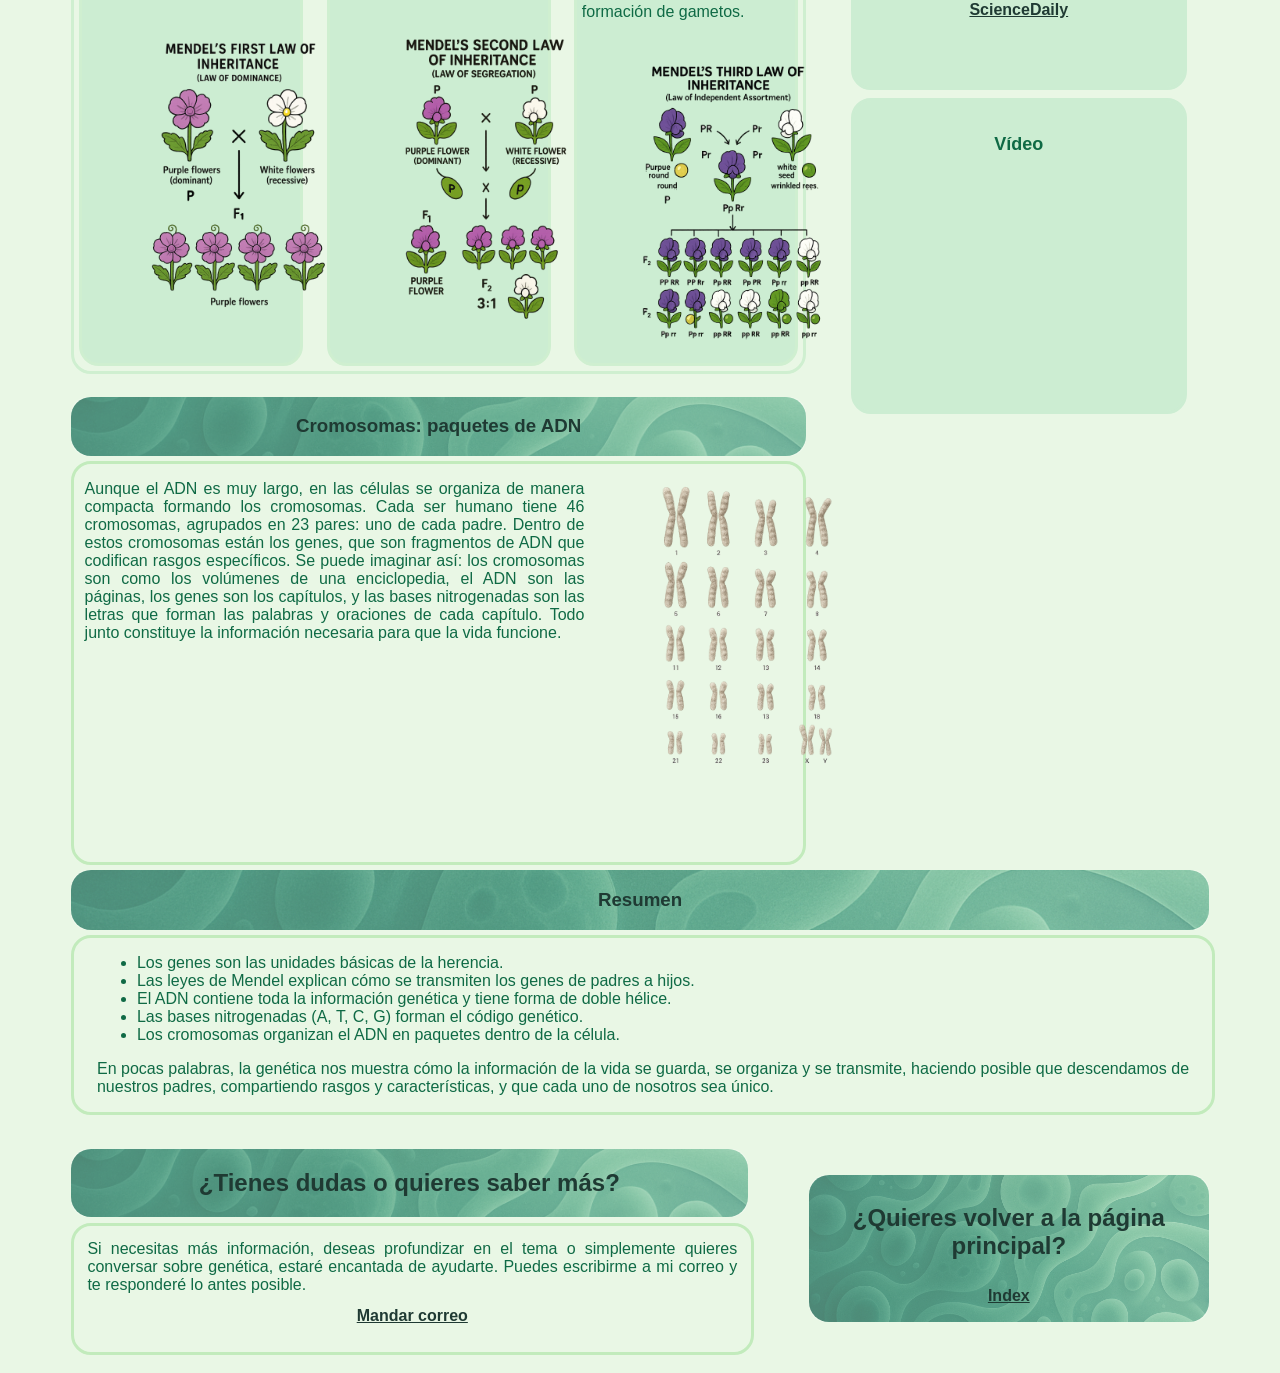
<file: genetica.html>
<!DOCTYPE html>
<html lang="es">

<head>
    <meta charset="UTF-8">
    <meta name="viewport" content="width=device-width, initial-scale=1.0">
    <title>Genética</title>
    <meta author="Estrella Maturana Muñoz">
    <link rel="stylesheet" href="style/genetica.css">
    <link rel="shortcut icon" href="img/iconoGenetica.ico">
</head>

<body>
    <div class="cabecera">
        <h2>GENÉTICA</h2>
    </div>
    <div class="cuerpo">
        <div class="texto">
            <div class="adn">
                <div class="tituloADN">
                    <h3>El ADN: la molécula de la herencia</h3>
                </div>
                <div class="textoADN">
                    <div class="textoADN1">
                        <p>El ADN, o ácido desoxirribonucleico, es la molécula de la herencia que contiene toda la
                            información genética de un organismo, funcionando como un libro de instrucciones que indica
                            cómo construir, desarrollar y mantener un ser vivo. Esta información se encuentra organizada
                            de manera precisa y estructurada, de modo que cada célula del organismo pueda interpretar
                            las instrucciones correctas para producir proteínas y realizar sus funciones</p>
                    </div>
                    <div class="textoADN2">
                        <div class="textoADN2solotexto">
                            <p>La unidad estructural básica del ADN es el nucleótido, que se repite millones de veces
                                para
                                formar la larga cadena que constituye la molécula.</p>
                            <p>Cada nucleótido está compuesto por tres elementos:</p>
                            <ul>
                                <li>Un grupo fosfato</li>
                                <li>Un glúcido denominado desoxirribosa</li>
                                <li>Una de las cuatro bases nitrogenadas: adenina (A), timina (T), guanina (G) o
                                    citosina (C).</li>
                            </ul>
                        </div>
                        <div class="textoADN2foto"><img src="img/nucleotido.png" title="Nucleótido"
                                alt="Imagen no disponible"></div>
                    </div>
                    <div class="textoADN3">
                        <p>La secuencia en la que se ordenan estas bases a lo largo de la cadena es lo que determina la
                            información genética específica de cada individuo, funcionando como un código que guía el
                            desarrollo y las características de los organismos.</p>

                        <p>Los nucleótidos se enlazan entre sí mediante enlaces fosfato entre el grupo fosfato de uno y
                            el glúcido del siguiente, formando la columna vertebral de la molécula.
                            Las bases nitrogenadas, por su parte, se aparean de manera complementaria: la adenina
                            siempre con la timina y la guanina siempre con la citosina. Estas uniones no son simples
                            conexiones químicas, sino que se mantienen gracias a enlaces de hidrógeno, débiles pero
                            suficientes para mantener unidas las dos cadenas del ADN mientras permiten que se separen
                            durante la replicación. Gracias a esta complementariedad, cada base de una cadena “encaja”
                            exactamente con su pareja en la otra cadena, garantizando que la información genética se
                            conserve con precisión.
                        </p>
                    </div>
                    <div class="textoADN4">
                        <div class="textoADN4foto"><img src="img/dobleheliceADN.png" title="Doble hélice de ADN"
                                alt="Imagen no disponible"></div>
                        <div class="textoADN4solotexto">
                            <p>La estructura general del ADN es conocida como doble hélice, que se asemeja a una
                                escalera retorcida sobre sí misma. Cada peldaño de esta escalera está formado por los
                                pares de bases nitrogenadas, mientras que los largueros de la escalera corresponden a la
                                cadena de azúcares y fosfatos.
                                Esta disposición helicoidal proporciona estabilidad a la molécula y protege la
                                información genética contenida en su interior. Además, la doble hélice facilita la
                                reparación de errores y la transmisión precisa de la información genética de una célula
                                a otra y de una generación a la siguiente. Así, el ADN no solo almacena la información
                                necesaria para la vida, sino que también asegura que esta información se conserve y se
                                transmita de manera fiable, permitiendo la continuidad de las especies y la diversidad
                                biológica.

                            </p>
                        </div>
                    </div>
                </div>
            </div>
            <div class="leyes">
                <div class="tituloLeyes">
                    <h3>Las leyes de Mendel: cómo se heredan los rasgos</h3>
                </div>
                <div class="textoLeyes">
                    <div class="textoLeyes1">
                        <p>El primer gran avance en genética vino de Gregor Mendel, un monje que experimentó con plantas
                            de guisante en el siglo XIX. Mendel descubrió que los rasgos se transmiten de manera
                            predecible a través de lo que hoy llamamos genes.</p>
                        <p>Gracias a Mendel entendemos por qué un rasgo puede aparecer en los hijos, aunque no se vea en
                            los padres directamente.</p>
                        <p>Sus leyes básicas son:</p>
                    </div>
                    <div class="textoLeyes2">
                        <div class="textoLey1">
                            <div class="textoLey1Titulo">
                                <h4>Ley de Dominancia</h4>
                            </div>
                            <div class="textoLey1Texto">
                                <p>Al cruzar dos líneas puras que difieren en un solo rasgo (por ejemplo, una planta
                                    alta y una enana), todos los descendientes de la primera generación filial (F1)
                                    serán idénticos entre sí en su fenotipo (aspecto externo) y genotipo (alelos), y
                                    serán heterocigotos. Todos ellos presentarán el mismo fenotipo, el cual corresponde
                                    al del progenitor dominante.</p><br>
                                <img src="img/primeraley.png" title="Primera Ley de Mendel. Ley de Dominancia"
                                    alt="Imagen no disponible">
                            </div>
                        </div>
                        <div class="textoLey2">
                            <div class="textoLey2Titulo">
                                <h4>Ley de la Segregación</h4>
                            </div>
                            <div class="textoLey2Texto">
                                <p>Esta ley establece que los alelos que forman un gen se separan (segregan) durante la
                                    formación de los gametos, de modo que cada gameto solo recibe un alelo. Cuando se
                                    cruzan dos híbridos de la primera generación (F1), se observa que los caracteres
                                    recesivos reaparecen en la segunda generación (F2), con una proporción fenotípica de
                                    3:1.</p><br>
                                <img src="img/segundaley.png" title="Segunda Ley de Mendel. Ley de la Segregación"
                                    alt="Imagen no disponible">
                            </div>
                        </div>
                        <div class="textoLey3">
                            <div class="textoLey3Titulo">
                                <h4>Ley de la Distribución Independiente</h4>
                            </div>
                            <div class="textoLey3Texto">
                                <p>Esta ley, que se aplica cuando se estudian dos o más caracteres simultáneamente, dice
                                    que los alelos de diferentes genes se transmiten a los gametos de forma
                                    independiente unos de otros.
                                    En otras palabras, la herencia de un rasgo no afecta la herencia de otro, ya que los
                                    alelos para distintos genes se distribuyen aleatoriamente durante la formación de
                                    gametos.</p><br>
                                <img src="img/terceraley.png"
                                    title="Tercera Ley de Mendel. Ley de la Distribución Independiente"
                                    alt="Imagen no disponible">
                            </div>
                        </div>
                    </div>
                </div>
            </div>
            <div class="cromosomas">
                <div class="tituloCromosomas">
                    <h3>Cromosomas: paquetes de ADN</h3>
                </div>
                <div class="textoCromosomas">
                    <div class="soloTextoCromosomas">
                        <p>Aunque el ADN es muy largo, en las células se organiza de manera compacta formando los
                            cromosomas.
                            Cada ser humano tiene 46 cromosomas, agrupados en 23 pares: uno de cada padre. Dentro de
                            estos
                            cromosomas están los genes, que son fragmentos de ADN que codifican rasgos específicos.
                            Se puede imaginar así: los cromosomas son como los volúmenes de una enciclopedia, el ADN son
                            las
                            páginas, los genes son los capítulos, y las bases nitrogenadas son las letras que forman las
                            palabras y oraciones de cada capítulo. Todo junto constituye la información necesaria para
                            que la
                            vida funcione.</p>
                        <video src="video/cromosoma2.mp4" loop autoplay muted>Vídeo no disponible</video>
                    </div>
                    <div class="fotoCromosomas"><img src="img/cromosomas.png" title="Cariotipo del ser humano"
                            alt="Imagen no disponible"></div>
                </div>
            </div>
        </div>
        <div class="derecha">
            <div class="leyenda">
                <div class="tituloLeyenda">
                    <h3>¿Quieres ir a otras páginas?</h3>
                </div>
                <div class="enlaces">
                    <div class="enlace1">
                        <img src="img/estrella.png" alt="Imagen no disponible"><a href="index.html#index" title="Index">Index</a>
                        <p>Explora todos los temas y vuelve fácilmente a cualquier apartado</p>
                    </div>
                    <div class="enlace2">
                        <img src="img/iconoMusica.ico" alt="Imagen no disponible"><a href="musica.html" title="Música">¿Nacemos con talento musical?</a>
                        <p>Descubre cómo la genética y la música se entrelazan en el estudio del sonido y la herencia
                        </p>
                    </div>
                    <div class="enlace3">
                        <img src="img/iconoEpigenetica.ico" alt="Imagen no disponible"><a href="epigenetica.html" title="Epigenética">Epigenética</a>
                        <p>Para entender cómo el entorno puede modificar la expresión genética</p>
                    </div>
                    <div class="enlace4">
                        <img src="img/iconoMelodico.ico" alt="Imagen no disponible"><a href="adnMelodico.html" title="ADN Melódico">El ADN Melódico</a>
                        <p>Para explorar cómo el ADN puede inspirar y reflejar estructuras musicales</p>
                    </div>
                    <div class="enlace5">
                        <img src="img/iconoPerfil.ico" alt="Imagen no disponible"><a href="perfil.html" title="Formulario">Tu perfil musical-genético</a>
                        <p>Descubre cómo tus preferencias musicales podrían relacionarse con rasgos genéticos y patrones
                            de personalidad.</p>
                    </div>
                </div>
            </div>
            <div class="informacionExtra">
                <div class="informacionExtraTitulo">
                    <h3>¿Quieres ampliar información?</h3>
                </div>
                <div class="informacionExtraCuerpo">
                    <div class="informacionExtraEnlace1">
                        <p>Ampliar información</p>
                        <a target="_blank" href="https://es.khanacademy.org/science/biology"
                            title="Khan Academy">Lecciones de Biología</a><br><br>
                        <a target="_blank" href="https://www.genome.gov/genetics-glossary/Genetics"
                            title="National Human Genome Research Institute">Glosario y conceptos básicos</a>

                    </div>
                    <div class="informacionExtraEnlace2">
                        <p>Noticias</p>
                        <a target="_blank" href="https://www.sciencenews.org/topic/genetics"
                            title="ScienceNews">ScienceNews</a><br><br>
                        <a target="_blank" href="https://www.sciencedaily.com/news/plants_animals/genetics/"
                            title="ScienceDaily">ScienceDaily</a>
                    </div>
                    <div class="informacionExtraEnlace3">
                        <p>Vídeo</p>
                        <iframe width="300" height="200"
                            src="https://www.youtube.com/embed/6rv5Z8EBXwY?si=lFi93GSQ1JiOe5HO"
                            title="YouTube video player" frameborder="0"
                            allow="accelerometer; autoplay; clipboard-write; encrypted-media; gyroscope; picture-in-picture; web-share"
                            referrerpolicy="strict-origin-when-cross-origin" allowfullscreen></iframe>
                    </div>
                </div>
            </div>
        </div>
        <div class="resumen">
            <div class="tituloResumen">
                <h3>Resumen</h3>
            </div>
            <div class="textoResumen">
                <ul>
                    <li>Los genes son las unidades básicas de la herencia.</li>
                    <li>Las leyes de Mendel explican cómo se transmiten los genes de padres a hijos.</li>
                    <li>El ADN contiene toda la información genética y tiene forma de doble hélice.</li>
                    <li>Las bases nitrogenadas (A, T, C, G) forman el código genético.</li>
                    <li>Los cromosomas organizan el ADN en paquetes dentro de la célula.</li>
                </ul>
                <p>En pocas palabras, la genética nos muestra cómo la información de la vida se guarda, se organiza
                    y se transmite, haciendo posible que descendamos de nuestros padres, compartiendo rasgos y
                    características, y que cada uno de nosotros sea único.</p>
            </div>
        </div>
    </div>
    <div class="footer">
        <div class="dudas">
            <div class="dudasTitulo">
                <h2>¿Tienes dudas o quieres saber más?</h2>
            </div>
            <div class="dudasTexto">
                <p>Si necesitas más información, deseas profundizar en el tema o simplemente quieres conversar sobre
                    genética, estaré encantada de ayudarte.
                    Puedes escribirme a mi correo y te responderé lo antes posible.</p>
                <a href="mailto:estrellamaturana@gmail.com?subject=Genetica">Mandar correo</a>
            </div>
        </div>
        <div class="index">
                <h2>¿Quieres volver a la página principal?</h2>
                <a href="index.html#index" title="Index">Index</a>
        </div>
    </div>
</body>

</html>
</file>
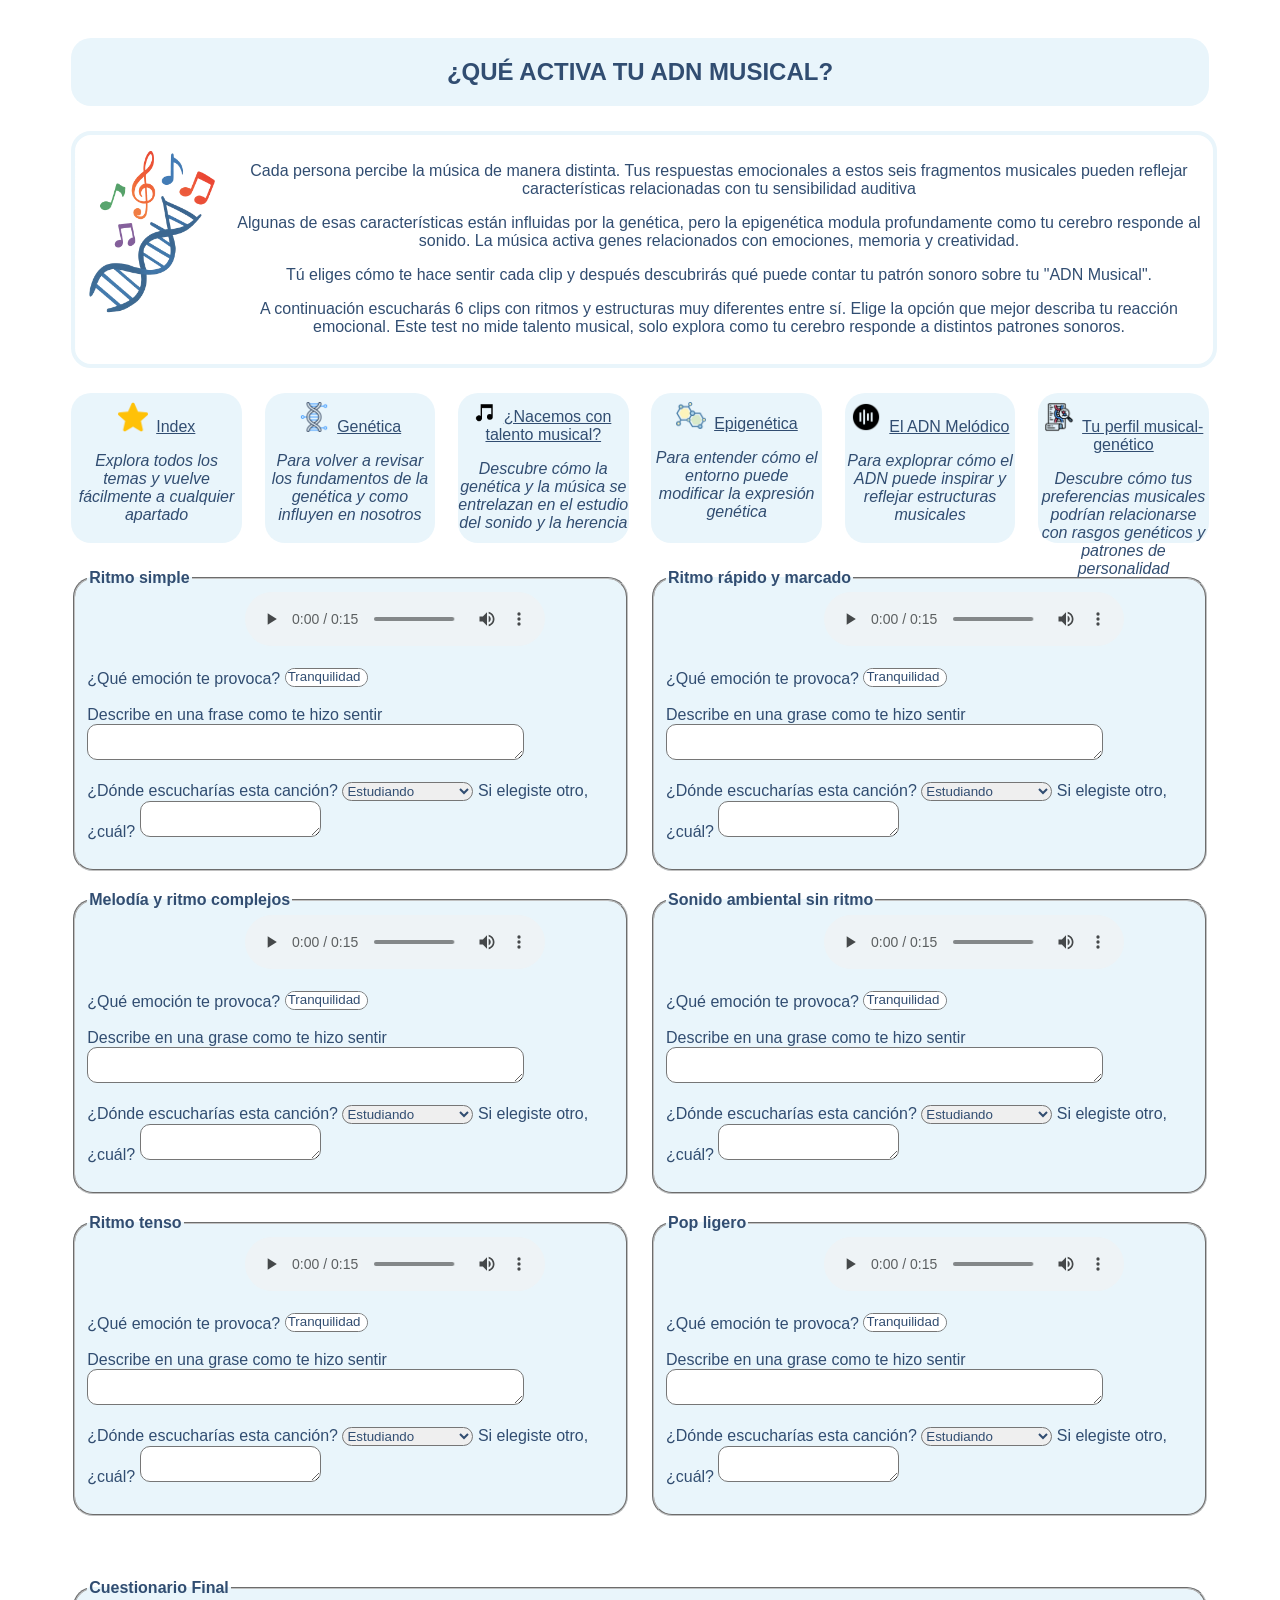
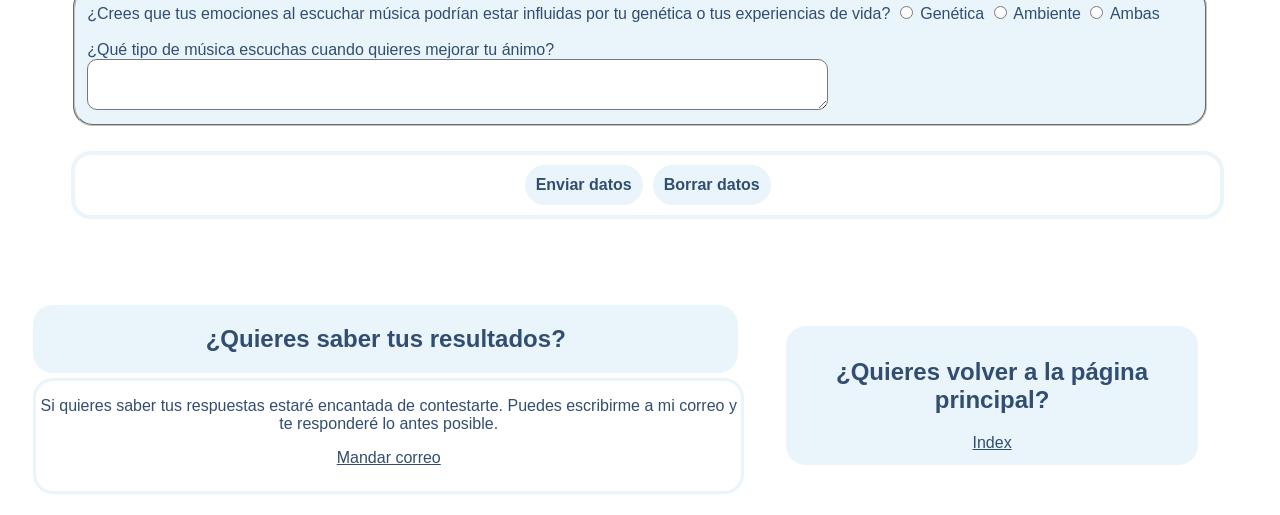
<file: juego.html>
<!DOCTYPE html>
<html lang="es">

<head>
    <meta charset="UTF-8">
    <meta name="viewport" content="width=device-width, initial-scale=1.0">
    <title>Tu ADN emocional musical</title>
    <link rel="stylesheet" href="style/juego.css">
    <link rel="shortcut icon" href="img/iconoPerfil.ico">
    <meta author="Estrella Maturana Muñoz">
</head>

<body>
    <div class="cabecera">
        <h2>¿QUÉ ACTIVA TU ADN MUSICAL?</h2>
    </div>
    <div class="cuerpo">
        <div class="cuerpoFoto">
            <img src="img/index.png" title="El gen de la música">
        </div>
        <div class="cuerpoTexto">
            <p>Cada persona percibe la música de manera distinta. Tus respuestas emocionales a estos seis fragmentos
                musicales pueden reflejar características relacionadas con tu sensibilidad auditiva</p>
            <p>Algunas de esas características están influidas por la genética, pero la epigenética modula profundamente
                como tu cerebro responde al sonido. La música activa genes relacionados con emociones, memoria y
                creatividad.</p>
            <p>Tú eliges cómo te hace sentir cada clip y después descubrirás qué puede contar tu patrón sonoro sobre tu
                "ADN Musical".</p>
            <p>A continuación escucharás 6 clips con ritmos y estructuras muy diferentes entre sí. Elige la opción que
                mejor describa tu reacción emocional. Este test no mide talento musical, solo explora como tu cerebro
                responde a distintos patrones sonoros.</p>
        </div>
    </div>
    <div class="enlaces">
        <div class="enlace1">
            <img src="img/estrella.png" alt="Imagen no disponible"><a href="index.html" title="Index">Index</a>
            <p>Explora todos los temas y vuelve fácilmente a cualquier apartado</p>
        </div>

        <div class="enlace2">
            <img src="img/iconoGenetica.ico" alt="Imagen no disponible"><a href="genetica.html" title="Genética">Genética</a>
            <p>Para volver a revisar los fundamentos de la genética y como influyen en nosotros</p>
        </div>

        <div class="enlace3">
            <img src="img/iconoMusica.ico" alt="Imagen no disponible"><a href="musica.html" title="Música">¿Nacemos con talento
                musical?</a>
            <p>Descubre cómo la genética y la música se entrelazan en el estudio del sonido y la herencia</p>
        </div>

        <div class="enlace4">
            <img src="img/iconoEpigenetica.ico" alt="Imagen no disponible"><a href="epigenetica.html" title="Epigenética">Epigenética</a>
            <p>Para entender cómo el entorno puede modificar la expresión genética</p>
        </div>

        <div class="enlace5">
            <img src="img/iconoMelodico.ico" alt="Imagen no disponible"><a href="adnMelodico.html" title="ADN Melódico">El ADN Melódico</a>
            <p>Para exploprar cómo el ADN puede inspirar y reflejar estructuras musicales</p>
        </div>

        <div class="enlace6">
            <img src="img/iconoPerfil.ico" alt="Imagen no disponible"><a href="perfil.html" title="Formulario">Tu perfil
                musical-genético</a>
            <p>Descubre cómo tus preferencias musicales podrían relacionarse con rasgos genéticos y patrones
                de personalidad</p>
        </div>
    </div>
    <form action="" method="GET">
    <div class="test">
        <div class="clip1">
            <fieldset>
                <legend>Ritmo simple</legend>
                <audio src="audio/Clip1.mp3" controls></audio><br><br>
                <label for="emocion1">¿Qué emoción te provoca?</label>
                <select id="emocion1" name="emocion1" multiple size="1">
                    <option value="tranquilidad">Tranquilidad</option>
                    <option value="relajacion">Relajación</option>
                    <option value="alegria">Alegría</option>
                    <option value="nostalgia">Nostalgia</option>
                    <option value="energia">Energía</option>
                    <option value="estabilidad">Estabilidad</option>
                    <option value="indiferencia">Indiferencia</option>
                    <option value="aburrimiento">Aburrimiento</option>
                    <option value="tension">Tensión</option>
                    <option value="intesidad">Intensidad</option>
                    <option value="creatividad">Creatividad</option>
                    <option value="desconexión">Desconexión</option>
                    <option value="nervios">Nerviosismo</option>
                    <option value="curiosidad">Curiosidad</option>
                    <option value="incomodidad">Incomodidad</option>
                    <option value="ninguna">Ninguna</option>
                </select><br><br>
                <label for="descripcion1">Describe en una frase como te hizo sentir</label>
                <textarea name="descripcion1" id="descripcion1" cols="52"></textarea><br><br>
                <label for="donde1">¿Dónde escucharías esta canción?</label>
                <select id="donde1" name="donde1">
                    <option value="estudiando">Estudiando</option>
                    <option value="ejercicio">Haciendo ejercicio</option>
                    <option value="descanso">Descansando</option>
                    <option value="fiesta">De fiesta</option>
                    <option value="otro">Otro</option>
                </select>
                <label for="otro1">Si elegiste otro, ¿cuál?</label>
                <textarea id="otro1" name="otro1"></textarea><br><br>
            </fieldset>
        </div>
        <div class="clip2">
            <fieldset>
                <legend>Ritmo rápido y marcado</legend>
                <audio src="audio/Clip2.mp3" controls></audio><br><br>
                <label for="emocion2">¿Qué emoción te provoca?</label>
                <select id="emocion2" name="emocion2" multiple size="1">
                    <option value="tranquilidad">Tranquilidad</option>
                    <option value="relajacion">Relajación</option>
                    <option value="alegria">Alegría</option>
                    <option value="nostalgia">Nostalgia</option>
                    <option value="energia">Energía</option>
                    <option value="estabilidad">Estabilidad</option>
                    <option value="indiferencia">Indiferencia</option>
                    <option value="aburrimiento">Aburrimiento</option>
                    <option value="tension">Tensión</option>
                    <option value="intesidad">Intensidad</option>
                    <option value="creatividad">Creatividad</option>
                    <option value="desconexión">Desconexión</option>
                    <option value="nervios">Nerviosismo</option>
                    <option value="curiosidad">Curiosidad</option>
                    <option value="incomodidad">Incomodidad</option>
                    <option value="ninguna">Ninguna</option>
                </select><br><br>
                <label for="descripcion2">Describe en una grase como te hizo sentir</label>
                <textarea name="descripcion2" id="descripcion2" cols="52"></textarea><br><br>
                <label for="donde2">¿Dónde escucharías esta canción?</label>
                <select id="donde2" name="donde2">
                    <option value="estudiando">Estudiando</option>
                    <option value="ejercicio">Haciendo ejercicio</option>
                    <option value="descanso">Descansando</option>
                    <option value="fiesta">De fiesta</option>
                    <option value="otro">Otro</option>
                </select>
                <label for="otro2">Si elegiste otro, ¿cuál?</label>
                <textarea id="otro2" name="otro2"></textarea><br><br>
            </fieldset>
        </div>
        <div class="clip3">
            <fieldset>
                <legend>Melodía y ritmo complejos</legend>
                <audio src="audio/Clip3.mp3" controls></audio><br><br>
                <label for="emocion3">¿Qué emoción te provoca?</label>
                <select id="emocion3" name="emocion3" multiple size="1">
                    <option value="tranquilidad">Tranquilidad</option>
                    <option value="relajacion">Relajación</option>
                    <option value="alegria">Alegría</option>
                    <option value="nostalgia">Nostalgia</option>
                    <option value="energia">Energía</option>
                    <option value="estabilidad">Estabilidad</option>
                    <option value="indiferencia">Indiferencia</option>
                    <option value="aburrimiento">Aburrimiento</option>
                    <option value="tension">Tensión</option>
                    <option value="intesidad">Intensidad</option>
                    <option value="creatividad">Creatividad</option>
                    <option value="desconexión">Desconexión</option>
                    <option value="nervios">Nerviosismo</option>
                    <option value="curiosidad">Curiosidad</option>
                    <option value="incomodidad">Incomodidad</option>
                    <option value="ninguna">Ninguna</option>
                </select><br><br>
                <label for="descripcion3">Describe en una grase como te hizo sentir</label>
                <textarea name="descripcion3" id="descripcion3" cols="52"></textarea><br><br>
                <label for="donde3">¿Dónde escucharías esta canción?</label>
                <select id="donde3" name="donde3">
                    <option value="estudiando">Estudiando</option>
                    <option value="ejercicio">Haciendo ejercicio</option>
                    <option value="descanso">Descansando</option>
                    <option value="fiesta">De fiesta</option>
                    <option value="otro">Otro</option>
                </select>
                <label for="otro3">Si elegiste otro, ¿cuál?</label>
                <textarea id="otro3" name="otro3"></textarea><br><br>
            </fieldset>
        </div>
        <div class="clip4">
            <fieldset>
                <legend>Sonido ambiental sin ritmo</legend>
                <audio src="audio/Clip4.mp3" controls></audio><br><br>
                <label for="emocion4">¿Qué emoción te provoca?</label>
                <select id="emocion4" name="emocion4" multiple size="1">
                    <option value="tranquilidad">Tranquilidad</option>
                    <option value="relajacion">Relajación</option>
                    <option value="alegria">Alegría</option>
                    <option value="nostalgia">Nostalgia</option>
                    <option value="energia">Energía</option>
                    <option value="estabilidad">Estabilidad</option>
                    <option value="indiferencia">Indiferencia</option>
                    <option value="aburrimiento">Aburrimiento</option>
                    <option value="tension">Tensión</option>
                    <option value="intesidad">Intensidad</option>
                    <option value="creatividad">Creatividad</option>
                    <option value="desconexión">Desconexión</option>
                    <option value="nervios">Nerviosismo</option>
                    <option value="curiosidad">Curiosidad</option>
                    <option value="incomodidad">Incomodidad</option>
                    <option value="ninguna">Ninguna</option>
                </select><br><br>
                <label for="descripcion4">Describe en una grase como te hizo sentir</label>
                <textarea name="descripcion4" id="descripcion4" cols="52"></textarea><br><br>
                <label for="donde4">¿Dónde escucharías esta canción?</label>
                <select id="donde4" name="donde4">
                    <option value="estudiando">Estudiando</option>
                    <option value="ejercicio">Haciendo ejercicio</option>
                    <option value="descanso">Descansando</option>
                    <option value="fiesta">De fiesta</option>
                    <option value="otro">Otro</option>
                </select>
                <label for="otro4">Si elegiste otro, ¿cuál?</label>
                <textarea id="otro4" name="otro4"></textarea><br><br>
            </fieldset>
        </div>
        <div class="clip5">
            <fieldset>
                <legend>Ritmo tenso</legend>
                <audio src="audio/Clip5.mp3" controls></audio><br><br>
                <label for="emocion5">¿Qué emoción te provoca?</label>
                <select id="emocion5" name="emocion5" multiple size="1">
                    <option value="tranquilidad">Tranquilidad</option>
                    <option value="relajacion">Relajación</option>
                    <option value="alegria">Alegría</option>
                    <option value="nostalgia">Nostalgia</option>
                    <option value="energia">Energía</option>
                    <option value="estabilidad">Estabilidad</option>
                    <option value="indiferencia">Indiferencia</option>
                    <option value="aburrimiento">Aburrimiento</option>
                    <option value="tension">Tensión</option>
                    <option value="intesidad">Intensidad</option>
                    <option value="creatividad">Creatividad</option>
                    <option value="desconexión">Desconexión</option>
                    <option value="nervios">Nerviosismo</option>
                    <option value="curiosidad">Curiosidad</option>
                    <option value="incomodidad">Incomodidad</option>
                    <option value="ninguna">Ninguna</option>
                </select><br><br>
                <label for="descripcion5">Describe en una grase como te hizo sentir</label>
                <textarea name="descripcion5" id="descripcion5" cols="52"></textarea><br><br>
                <label for="donde5">¿Dónde escucharías esta canción?</label>
                <select id="donde5" name="donde5">
                    <option value="estudiando">Estudiando</option>
                    <option value="ejercicio">Haciendo ejercicio</option>
                    <option value="descanso">Descansando</option>
                    <option value="fiesta">De fiesta</option>
                    <option value="otro">Otro</option>
                </select>
                <label for="otro5">Si elegiste otro, ¿cuál?</label>
                <textarea id="otro5" name="otro5"></textarea><br><br>
            </fieldset>
        </div>
        <div class="clip6">
            <fieldset>
                <legend>Pop ligero</legend>
                <audio src="audio/Clip6.mp3" controls></audio><br><br>
                <label for="emocion6">¿Qué emoción te provoca?</label>
                <select id="emocion6" name="emocion6" multiple size="1">
                    <option value="tranquilidad">Tranquilidad</option>
                    <option value="relajacion">Relajación</option>
                    <option value="alegria">Alegría</option>
                    <option value="nostalgia">Nostalgia</option>
                    <option value="energia">Energía</option>
                    <option value="estabilidad">Estabilidad</option>
                    <option value="indiferencia">Indiferencia</option>
                    <option value="aburrimiento">Aburrimiento</option>
                    <option value="tension">Tensión</option>
                    <option value="intesidad">Intensidad</option>
                    <option value="creatividad">Creatividad</option>
                    <option value="desconexión">Desconexión</option>
                    <option value="nervios">Nerviosismo</option>
                    <option value="curiosidad">Curiosidad</option>
                    <option value="incomodidad">Incomodidad</option>
                    <option value="ninguna">Ninguna</option>
                </select><br><br>
                <label for="descripcion6">Describe en una grase como te hizo sentir</label>
                <textarea name="descripcion6" id="descripcion6" cols="52"></textarea><br><br>
                <label for="donde6">¿Dónde escucharías esta canción?</label>
                <select id="donde6" name="donde6">
                    <option value="estudiando">Estudiando</option>
                    <option value="ejercicio">Haciendo ejercicio</option>
                    <option value="descanso">Descansando</option>
                    <option value="fiesta">De fiesta</option>
                    <option value="otro">Otro</option>
                </select>
                <label for="otro6">Si elegiste otro, ¿cuál?</label>
                <textarea id="otro6" name="otro6"></textarea><br><br>
            </fieldset>
        </div>
    </div>
    <div class="cuestionarioFinal">
        <fieldset>
            <legend>Cuestionario Final</legend>
            <label for="genetica">¿Crees que tus emociones al escuchar música podrían estar influidas por tu genética o tus experiencias de vida?</label>
            <input type="radio" id="genetica" name="emocionesInfluidas" value="Genetica">
            <label for="genetica">Genética</label>
            <input type="radio" id="ambiente" name="emocionesInfluidas" value="Ambiente">
            <label for="ambiente">Ambiente</label>
            <input type="radio" id="ambas" name="emocionesInfluidas" value="Ambas">
            <label for="ambas">Ambas</label>
            <br><br>
            <label for="tipoMusica">¿Qué tipo de música escuchas cuando quieres mejorar tu ánimo?</label>
            <textarea name="tipoMusica" id="tipoMusica" cols="90" rows="3"></textarea>
        </fieldset>
    </div>
    <div class="botones">
        <button type="submit">Enviar datos</button>
        <button type="reset">Borrar datos</button>
    </div>
    </form>
    <div class="footer">
        <div class="resultado">
            <div class="resultadoTitulo">
                <h2>¿Quieres saber tus resultados?</h2>
            </div>
            <div class="resultadoTexto">
                <p>Si quieres saber tus respuestas estaré encantada de contestarte.
                    Puedes escribirme a mi correo y te responderé lo antes posible.</p>
                <a href="mailto:estrellamaturana@gmail.com?subject=Resultado%20test%20musical">Mandar correo</a>
            </div>
        </div>
        <div class="index">
            <h2>¿Quieres volver a la página principal?</h2>
                <a href="index.html#index" title="Index">Index</a>
        </div>
    </div>
</body>

</html>
</file>
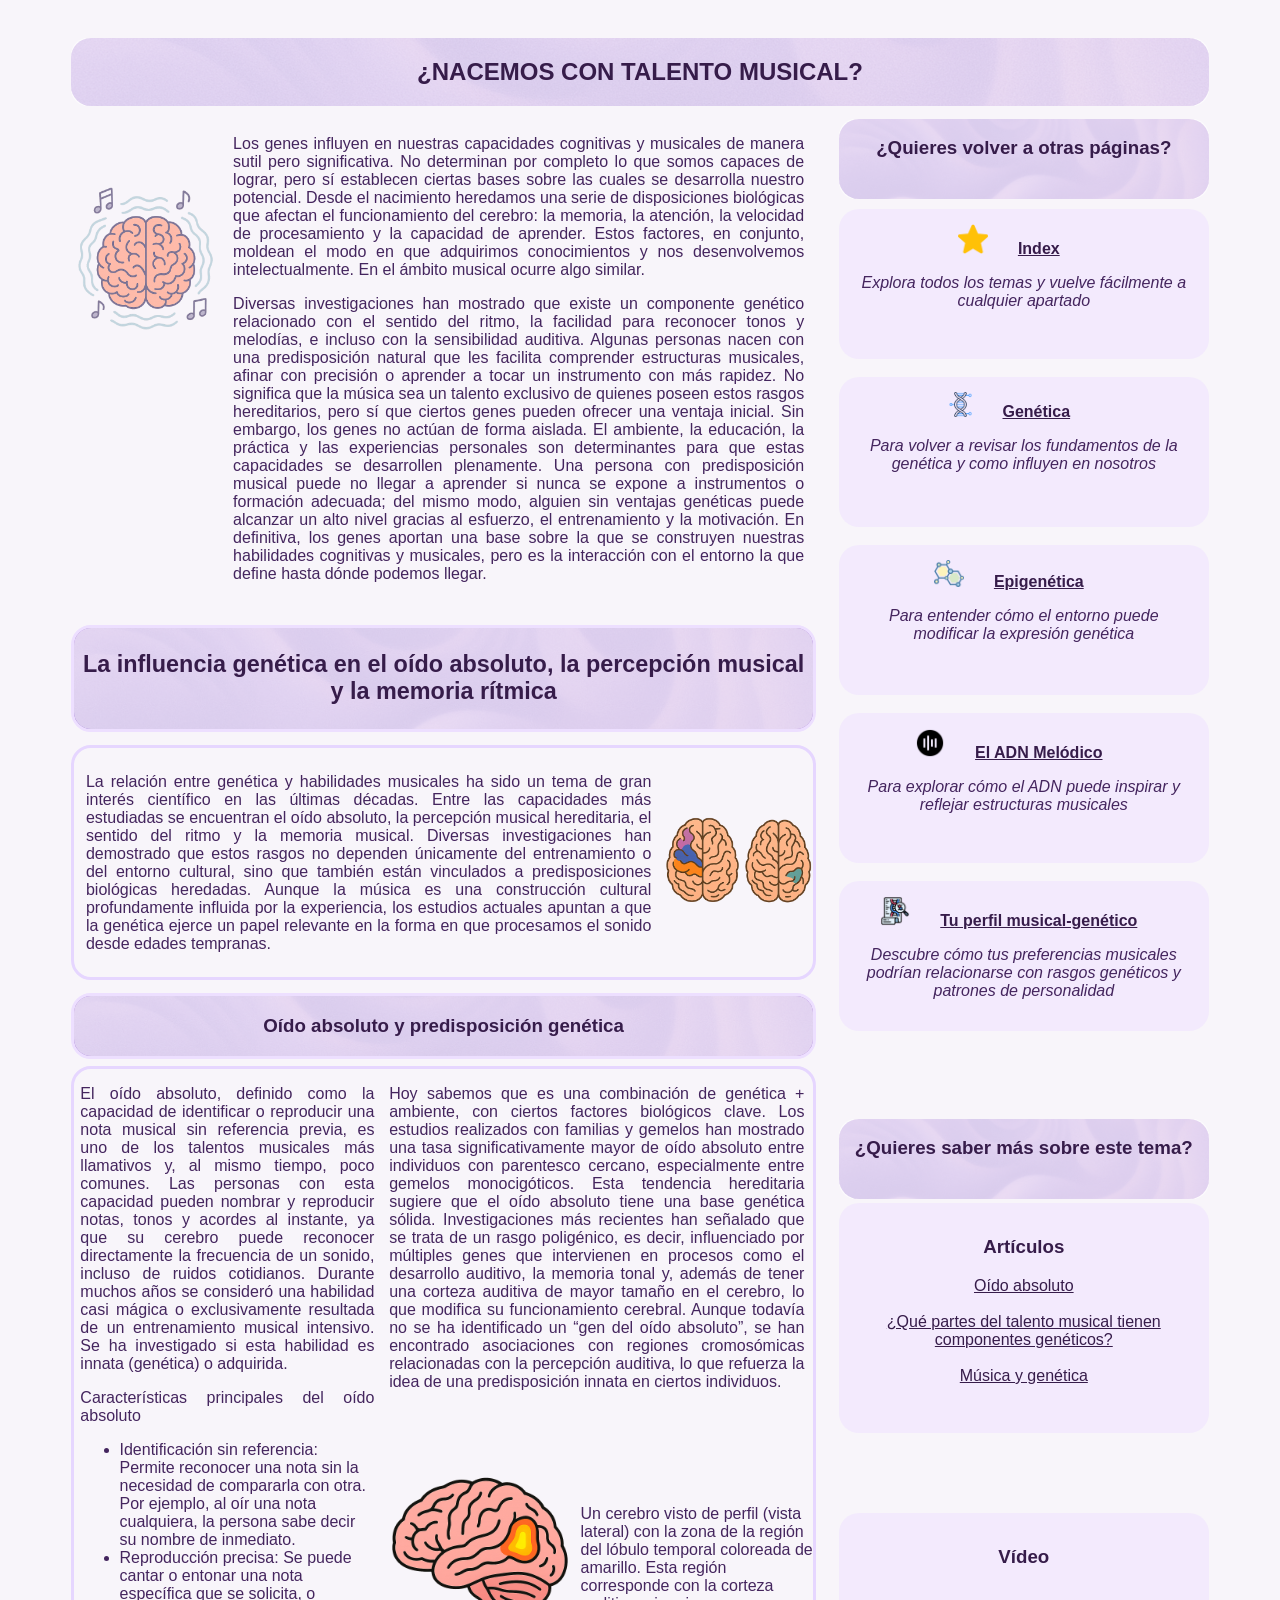
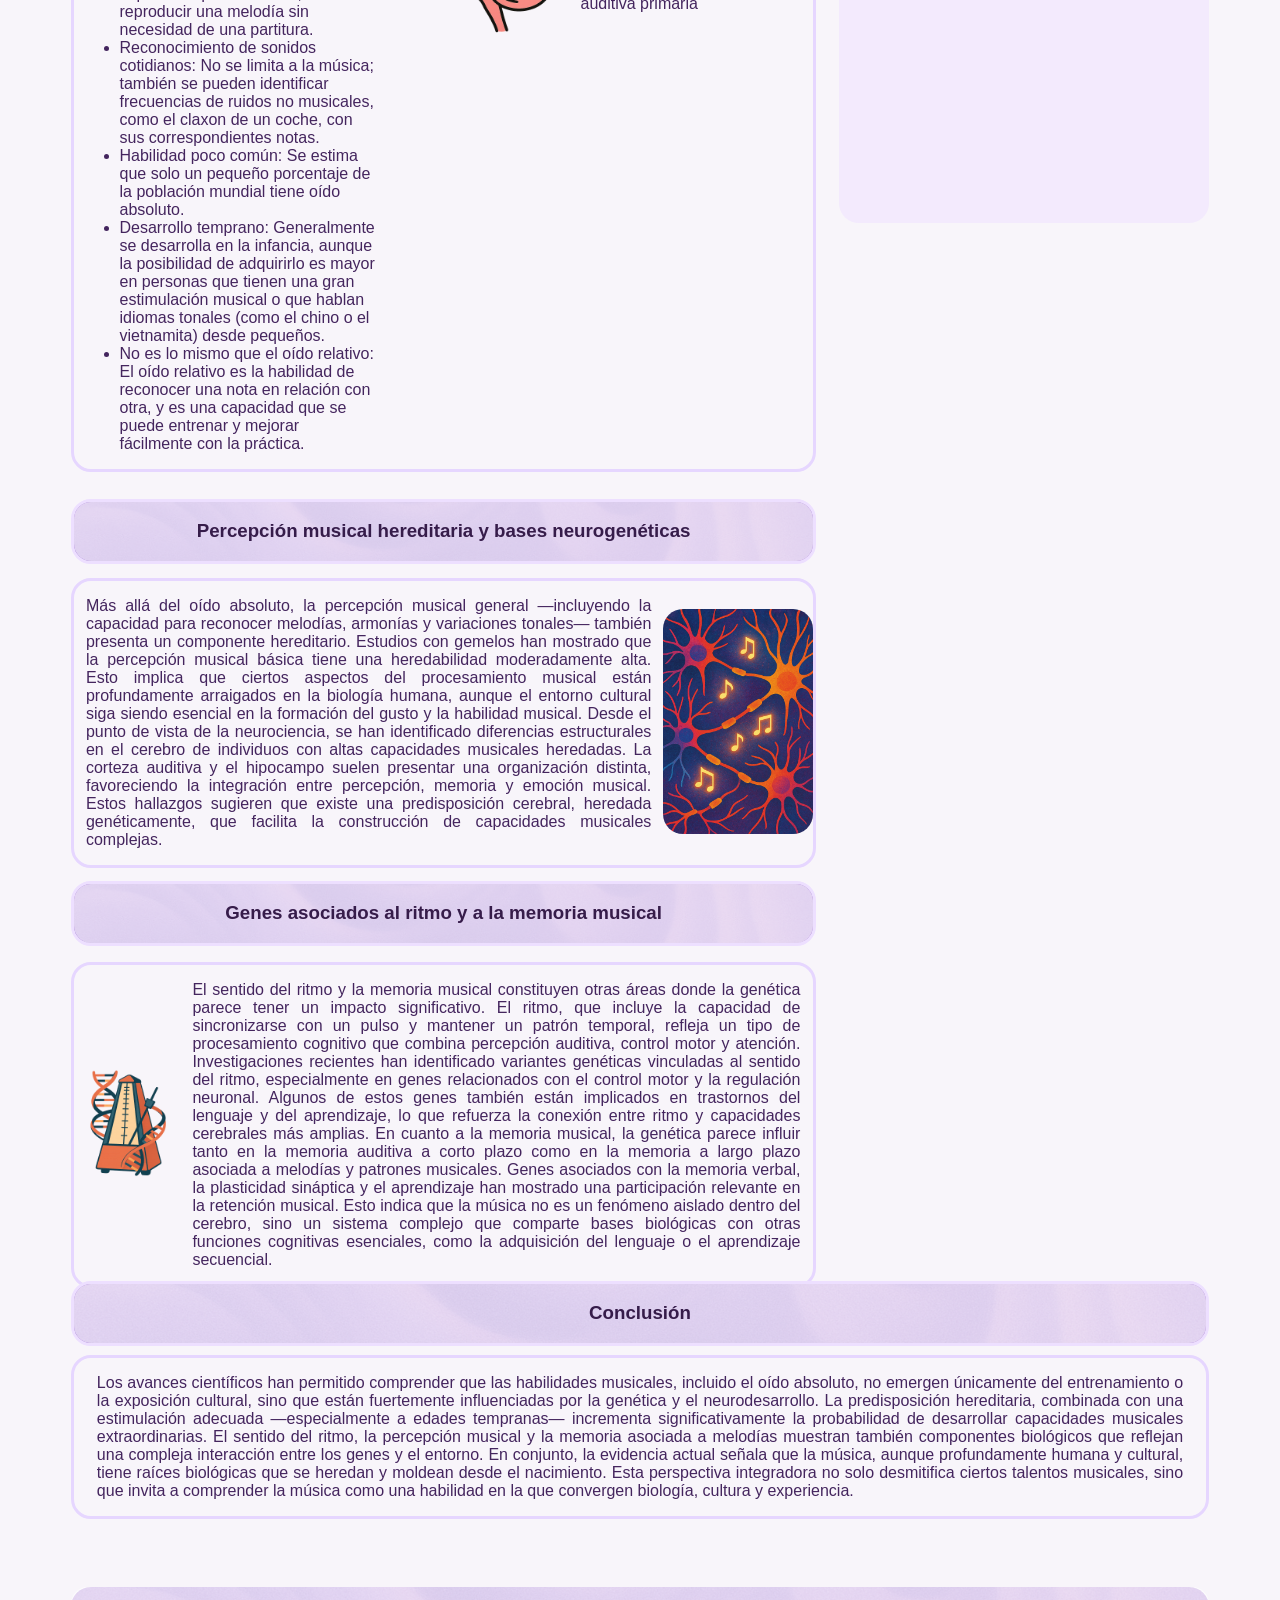
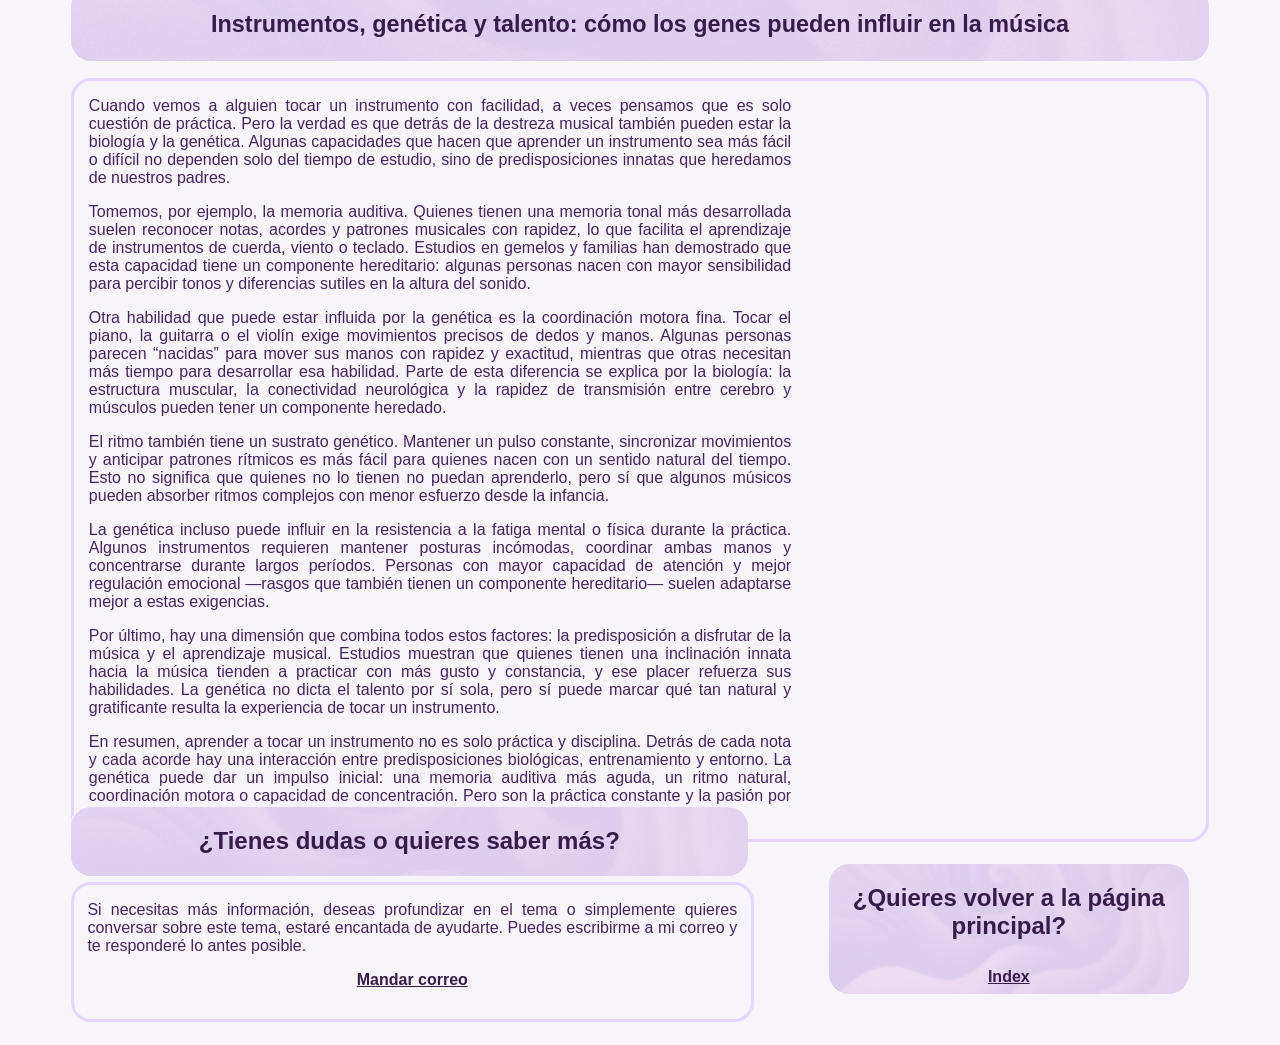
<file: musica.html>
<!DOCTYPE html>
<html lang="es">

<head>
    <meta charset="UTF-8">
    <meta name="viewport" content="width=device-width, initial-scale=1.0">
    <title>¿Nacemos con talento musical?</title>
    <meta author="Estrella Maturana Muñoz">
    <link rel="stylesheet" href="style/musica.css">
    <link rel="shortcut icon" href="img/iconoMusica.ico">
</head>

<body>
    <div class="cabecera">
        <div class="titulo">
            <h2>¿NACEMOS CON TALENTO MUSICAL?</h2>
        </div>
    </div>
    <div class="cuerpo">
        <div class="texto">
            <div class="introduccion">
                <div class="introduccionFoto">
                    <img src="img/cerebro.png" title="Cerebro" alt="Imagen no disponible">
                </div>
                <div class="introduccionTexto">
                    <p>Los genes influyen en nuestras capacidades cognitivas y musicales de manera sutil pero
                        significativa.
                        No determinan por completo lo que somos capaces de lograr, pero sí establecen ciertas bases
                        sobre
                        las cuales se desarrolla nuestro potencial.
                        Desde el nacimiento heredamos una serie de disposiciones biológicas que afectan el
                        funcionamiento
                        del cerebro: la memoria, la atención, la velocidad de procesamiento y la capacidad de aprender.
                        Estos factores, en conjunto, moldean el modo en que adquirimos conocimientos y nos desenvolvemos
                        intelectualmente.
                        En el ámbito musical ocurre algo similar.</p>
                    <p>Diversas investigaciones han mostrado que existe un componente genético relacionado con el
                        sentido
                        del ritmo, la facilidad para reconocer tonos y melodías, e incluso con la sensibilidad auditiva.
                        Algunas personas nacen con una predisposición natural que les facilita comprender estructuras
                        musicales, afinar con precisión o aprender a tocar un instrumento con más rapidez. No significa
                        que
                        la música sea un talento exclusivo de quienes poseen estos rasgos hereditarios, pero sí que
                        ciertos
                        genes pueden ofrecer una ventaja inicial.
                        Sin embargo, los genes no actúan de forma aislada. El ambiente, la educación, la práctica y las
                        experiencias personales son determinantes para que estas capacidades se desarrollen plenamente.
                        Una
                        persona con predisposición musical puede no llegar a aprender si nunca se expone a instrumentos
                        o
                        formación adecuada; del mismo modo, alguien sin ventajas genéticas puede alcanzar un alto nivel
                        gracias al esfuerzo, el entrenamiento y la motivación.
                        En definitiva, los genes aportan una base sobre la que se construyen nuestras habilidades
                        cognitivas
                        y musicales, pero es la interacción con el entorno la que define hasta dónde podemos llegar.</p>
                </div>
            </div>
            <div class="influencia">
                <div class="influenciaTitulo">
                    <h3>La influencia genética en el oído absoluto, la percepción musical y la memoria rítmica</h3>
                </div>
                <div class="influenciaTexto">
                    <div class="influenciaSoloTexto">
                        <p>La relación entre genética y habilidades musicales ha sido un tema de gran interés científico
                            en
                            las últimas décadas. Entre las capacidades más estudiadas se encuentran el oído absoluto, la
                            percepción musical hereditaria, el sentido del ritmo y la memoria musical. Diversas
                            investigaciones han demostrado que estos rasgos no dependen únicamente del entrenamiento o
                            del
                            entorno cultural, sino que también están vinculados a predisposiciones biológicas heredadas.
                            Aunque la música es una construcción cultural profundamente influida por la experiencia, los
                            estudios actuales apuntan a que la genética ejerce un papel relevante en la forma en que
                            procesamos el sonido desde edades tempranas.</p>
                    </div>
                    <div class="influenciaTextoFoto"><img src="img/cerebro2.png"
                            title="Comparación de dos cerebros, uno con un gran desarrollo en el área cerebral relacionada con funciones musciales"
                            alt="Imagen no disponible"></div>
                </div>
            </div>
            <div class="oido">
                <div class="oidoTitulo">
                    <h3>Oído absoluto y predisposición genética</h3>
                </div>
                <div class="oidoTexto">
                    <div class="oidoTexto1">
                        <p>El oído absoluto, definido como la capacidad de identificar o reproducir una nota musical sin
                            referencia previa, es uno de los talentos musicales más llamativos y, al mismo tiempo, poco
                            comunes. Las personas con esta capacidad pueden nombrar y reproducir notas, tonos y acordes
                            al instante, ya que su cerebro puede reconocer directamente la frecuencia de un sonido,
                            incluso de ruidos cotidianos.
                            Durante muchos años se consideró una habilidad casi mágica o exclusivamente resultada de un
                            entrenamiento musical intensivo. Se ha investigado si esta habilidad es innata (genética) o
                            adquirida.</p>
                        <p>Características principales del oído absoluto</p>
                        <ul>
                            <li>Identificación sin referencia: Permite reconocer una nota sin la necesidad de compararla
                                con otra. Por ejemplo, al oír una nota cualquiera, la persona sabe decir su nombre de
                                inmediato.</li>
                            <li>Reproducción precisa: Se puede cantar o entonar una nota específica que se solicita, o
                                reproducir una melodía sin necesidad de una partitura.</li>
                            <li>Reconocimiento de sonidos cotidianos: No se limita a la música; también se pueden
                                identificar frecuencias de ruidos no musicales, como el claxon de un coche, con sus
                                correspondientes notas.</li>
                            <li>Habilidad poco común: Se estima que solo un pequeño porcentaje de la población mundial
                                tiene oído absoluto.</li>
                            <li>Desarrollo temprano: Generalmente se desarrolla en la infancia, aunque la posibilidad de
                                adquirirlo es mayor en personas que tienen una gran estimulación musical o que hablan
                                idiomas tonales (como el chino o el vietnamita) desde pequeños.</li>
                            <li>No es lo mismo que el oído relativo: El oído relativo es la habilidad de reconocer una
                                nota en relación con otra, y es una capacidad que se puede entrenar y mejorar fácilmente
                                con la práctica. </li>
                        </ul>
                    </div>
                    <div class="oidoTexto2">
                        <p>Hoy sabemos que es una combinación de genética + ambiente, con ciertos factores biológicos
                            clave.
                            Los estudios realizados con familias y gemelos han mostrado una tasa significativamente
                            mayor de oído absoluto entre individuos con parentesco cercano, especialmente entre gemelos
                            monocigóticos. Esta tendencia hereditaria sugiere que el oído absoluto tiene una base
                            genética sólida. Investigaciones más recientes han señalado que se trata de un rasgo
                            poligénico, es decir, influenciado por múltiples genes que intervienen en procesos como el
                            desarrollo auditivo, la memoria tonal y, además de tener una corteza auditiva de mayor
                            tamaño en el cerebro, lo que modifica su funcionamiento cerebral. Aunque todavía no se ha
                            identificado un “gen del oído absoluto”, se han encontrado asociaciones con regiones
                            cromosómicas relacionadas con la percepción auditiva, lo que refuerza la idea de una
                            predisposición innata en ciertos individuos.</p>
                        <div class="oidoTextoFoto">
                            <div class="oidoTextoSoloFoto"><img src="img/cerebro3.png" title="Cerebro visto de perfil"
                                    alt="Imagen no disponible"></div>
                            <div class="odioTextoFotoDescripcion">Un cerebro visto de perfil (vista lateral) con la zona
                                de la región del lóbulo temporal coloreada de amarillo. Esta región corresponde con la
                                corteza auditiva primaria</div>
                        </div>
                    </div>
                </div>
            </div>
            <div class="percepcion">
                <div class="percepcionTitulo">
                    <h3>Percepción musical hereditaria y bases neurogenéticas</h3>
                </div>
                <div class="percepcionTexto">
                    <div class="percepcionTextoSoloTexto">
                        <p>Más allá del oído absoluto, la percepción musical general —incluyendo la capacidad para
                            reconocer
                            melodías, armonías y variaciones tonales— también presenta un componente hereditario.
                            Estudios con gemelos han mostrado que la percepción musical básica tiene una heredabilidad
                            moderadamente alta. Esto implica que ciertos aspectos del procesamiento musical están
                            profundamente arraigados en la biología humana, aunque el entorno cultural siga siendo
                            esencial
                            en la formación del gusto y la habilidad musical.
                            Desde el punto de vista de la neurociencia, se han identificado diferencias estructurales en
                            el
                            cerebro de individuos con altas capacidades musicales heredadas. La corteza auditiva y el
                            hipocampo suelen presentar una organización distinta, favoreciendo la integración entre
                            percepción, memoria y emoción musical. Estos hallazgos sugieren que existe una
                            predisposición
                            cerebral, heredada genéticamente, que facilita la construcción de capacidades musicales
                            complejas.
                        </p>
                    </div>
                    <div class="percepcionTextoFoto"><img src="img/neuronas.png" title="Neuronas"
                            alt="Imagen no disponible"></div>
                </div>
            </div>
            <div class="ritmo">
                <div class="ritmoTitulo">
                    <h3>Genes asociados al ritmo y a la memoria musical</h3>
                </div>
                <div class="ritmoTexto">
                    <div class="ritmoTextoFoto"><img src="img/metronomo.png" title="Metrónomo" alt="Imagen no disponible"></div>
                    <div class="ritmoSoloTexto">
                        <p>El sentido del ritmo y la memoria musical constituyen otras áreas donde la genética parece
                            tener
                            un impacto significativo. El ritmo, que incluye la capacidad de sincronizarse con un pulso y
                            mantener un patrón temporal, refleja un tipo de procesamiento cognitivo que combina
                            percepción
                            auditiva, control motor y atención. Investigaciones recientes han identificado variantes
                            genéticas vinculadas al sentido del ritmo, especialmente en genes relacionados con el
                            control
                            motor y la regulación neuronal. Algunos de estos genes también están implicados en
                            trastornos
                            del lenguaje y del aprendizaje, lo que refuerza la conexión entre ritmo y capacidades
                            cerebrales
                            más amplias.
                            En cuanto a la memoria musical, la genética parece influir tanto en la memoria auditiva a
                            corto
                            plazo como en la memoria a largo plazo asociada a melodías y patrones musicales. Genes
                            asociados
                            con la memoria verbal, la plasticidad sináptica y el aprendizaje han mostrado una
                            participación
                            relevante en la retención musical. Esto indica que la música no es un fenómeno aislado
                            dentro
                            del cerebro, sino un sistema complejo que comparte bases biológicas con otras funciones
                            cognitivas esenciales, como la adquisición del lenguaje o el aprendizaje secuencial.
                        </p>
                    </div>
                </div>
            </div>
        </div>
        <div class="derecha">
            <div class="leyenda">
                <div class="tituloLeyenda">
                    <h3>¿Quieres volver a otras páginas?</h3>
                </div>
                <div class="enlaces">
                    <div class="enlace1">
                        <img src="img/estrella.png" alt="Imagen no disponible"><a href="index.html" title="Index">Index</a>
                        <p>Explora todos los temas y vuelve fácilmente a cualquier apartado</p>
                    </div>
                    <div class="enlace2">
                        <img src="img/iconoGenetica.ico" alt="Imagen no disponible"><a href="genetica.html" title="Genética">Genética</a>
                        <p>Para volver a revisar los fundamentos de la genética y como influyen en nosotros</p>
                    </div>
                    <div class="enlace3">
                        <img src="img/iconoEpigenetica.ico" alt="Imagen no disponible"><a href="epigenetica.html" title="Epigenética">Epigenética</a>
                        <p>Para entender cómo el entorno puede modificar la expresión genética
                        </p>
                    </div>
                    <div class="enlace4">
                        <img src="img/iconoMelodico.ico" alt="Imagen no disponible"><a href="adnMelodico.html" title="ADN Melódico">El ADN Melódico</a>
                        <p>Para explorar cómo el ADN puede inspirar y reflejar estructuras musicales</p>
                    </div>
                    <div class="enlace5">
                        <img src="img/iconoPerfil.ico" alt="Imagen no disponible"><a href="perfil.html" title="Formulario">Tu perfil musical-genético</a>
                        <p>Descubre cómo tus preferencias musicales podrían relacionarse con rasgos genéticos y patrones
                            de personalidad</p>
                    </div>
                </div>
            </div>
            <div class="informacionExtra">
                <div class="informacionExtraTitulo">
                    <h3>¿Quieres saber más sobre este tema?</h3>
                </div>
                <div class="informacionExtraEnlaces">
                    <div class="informacionExtraEnlacesArticulos">
                        <h3>Artículos</h3>
                        <a target="_blank" href="https://medicaloptica.es/blog/oido-absoluto-don-musica/"
                            title="Oído absoluto, la capacidad innata de los genios de la música">Oído
                            absoluto</a><br><br>
                        <a target="_blank" href="https://pmc.ncbi.nlm.nih.gov/articles/PMC4073543/"
                            title="The genetic bassis of music ability">¿Qué partes del talento musical tienen
                            componentes genéticos?</a><br><br>
                        <a target="_blank" href="https://www.sciencedirect.com/science/article/pii/S0149763423002713"
                            title="Music and Genetics">Música y genética</a>
                    </div>
                    <div class="informacionExtraEnlacesVideos">
                        <h3>Vídeo</h3>
                        <iframe width="300" height="200"
                            src="https://www.youtube.com/embed/rKF5f8EIDKs?si=ofAAb0w8PwLPaIWE"
                            title="YouTube video player" frameborder="0"
                            allow="accelerometer; autoplay; clipboard-write; encrypted-media; gyroscope; picture-in-picture; web-share"
                            referrerpolicy="strict-origin-when-cross-origin" allowfullscreen></iframe>
                    </div>
                </div>
            </div>
        </div>
        <div class="conclusion">
            <div class="conclusionTitulo">
                <h3>Conclusión</h3>
            </div>
            <div class="conclusionTexto">
                <p>Los avances científicos han permitido comprender que las habilidades musicales, incluido el oído
                    absoluto, no emergen únicamente del entrenamiento o la exposición cultural, sino que están
                    fuertemente influenciadas por la genética y el neurodesarrollo. La predisposición hereditaria,
                    combinada con una estimulación adecuada —especialmente a edades tempranas— incrementa
                    significativamente la probabilidad de desarrollar capacidades musicales extraordinarias. El
                    sentido del ritmo, la percepción musical y la memoria asociada a melodías muestran también
                    componentes biológicos que reflejan una compleja interacción entre los genes y el entorno.
                    En conjunto, la evidencia actual señala que la música, aunque profundamente humana y cultural,
                    tiene raíces biológicas que se heredan y moldean desde el nacimiento. Esta perspectiva
                    integradora no solo desmitifica ciertos talentos musicales, sino que invita a comprender la
                    música como una habilidad en la que convergen biología, cultura y experiencia.
                </p>
            </div>
        </div>
        <div class="instrumentos">
            <div class="instrumentosTitulo">
                <h3>Instrumentos, genética y talento: cómo los genes pueden influir en la música</h3>
            </div>
            <div class="instrumentosTexto">
                <div class="instrumentosSoloTexto">
                    <p>Cuando vemos a alguien tocar un instrumento con facilidad, a veces pensamos que es solo cuestión
                        de práctica. Pero la verdad es que detrás de la destreza musical también pueden estar la
                        biología y la genética. Algunas capacidades que hacen que aprender un instrumento sea más fácil
                        o difícil no dependen solo del tiempo de estudio, sino de predisposiciones innatas que heredamos
                        de nuestros padres.</p>
                    <p>Tomemos, por ejemplo, la memoria auditiva. Quienes tienen una memoria tonal más desarrollada
                        suelen reconocer notas, acordes y patrones musicales con rapidez, lo que facilita el aprendizaje
                        de instrumentos de cuerda, viento o teclado. Estudios en gemelos y familias han demostrado que
                        esta capacidad tiene un componente hereditario: algunas personas nacen con mayor sensibilidad
                        para percibir tonos y diferencias sutiles en la altura del sonido.</p>
                    <p>Otra habilidad que puede estar influida por la genética es la coordinación motora fina. Tocar el
                        piano, la guitarra o el violín exige movimientos precisos de dedos y manos. Algunas personas
                        parecen “nacidas” para mover sus manos con rapidez y exactitud, mientras que otras necesitan más
                        tiempo para desarrollar esa habilidad. Parte de esta diferencia se explica por la biología: la
                        estructura muscular, la conectividad neurológica y la rapidez de transmisión entre cerebro y
                        músculos pueden tener un componente heredado.</p>
                    <p>El ritmo también tiene un sustrato genético. Mantener un pulso constante, sincronizar movimientos
                        y anticipar patrones rítmicos es más fácil para quienes nacen con un sentido natural del tiempo.
                        Esto no significa que quienes no lo tienen no puedan aprenderlo, pero sí que algunos músicos
                        pueden absorber ritmos complejos con menor esfuerzo desde la infancia.</p>
                    <p>La genética incluso puede influir en la resistencia a la fatiga mental o física durante la
                        práctica. Algunos instrumentos requieren mantener posturas incómodas, coordinar ambas manos y
                        concentrarse durante largos períodos. Personas con mayor capacidad de atención y mejor
                        regulación emocional —rasgos que también tienen un componente hereditario— suelen adaptarse
                        mejor a estas exigencias.</p>
                    <p>Por último, hay una dimensión que combina todos estos factores: la predisposición a disfrutar de
                        la música y el aprendizaje musical. Estudios muestran que quienes tienen una inclinación innata
                        hacia la música tienden a practicar con más gusto y constancia, y ese placer refuerza sus
                        habilidades. La genética no dicta el talento por sí sola, pero sí puede marcar qué tan natural y
                        gratificante resulta la experiencia de tocar un instrumento.</p>
                    <p>En resumen, aprender a tocar un instrumento no es solo práctica y disciplina. Detrás de cada nota
                        y cada acorde hay una interacción entre predisposiciones biológicas, entrenamiento y entorno. La
                        genética puede dar un impulso inicial: una memoria auditiva más aguda, un ritmo natural,
                        coordinación motora o capacidad de concentración. Pero son la práctica constante y la pasión por
                        la música los que realmente transforman esa chispa heredada en arte audible.</p>
                </div>
                <div class="instrumentosTextoVideo"><video src="video/guitarra.mp4" autoplay loop muted></video>
                    <video src="video/piano.mp4" autoplay loop muted></video>
                </div>
            </div>
        </div>
    </div>
    <div class="footer">
        <div class="dudas">
            <div class="dudasTitulo">
                <h2>¿Tienes dudas o quieres saber más?</h2>
            </div>
            <div class="dudasTexto">
                <p>Si necesitas más información, deseas profundizar en el tema o simplemente quieres conversar sobre
                    este tema, estaré encantada de ayudarte.
                    Puedes escribirme a mi correo y te responderé lo antes posible.</p>
                <a href="mailto:estrellamaturana@gmail.com?subject=Nacemos%20con%20talento%20musical">Mandar correo</a>
            </div>
        </div>
        <div class="index">
            <h2>¿Quieres volver a la página principal?</h2>
                <a href="index.html#index" title="Index">Index</a>
        </div>
    </div>
</body>

</html>
</file>
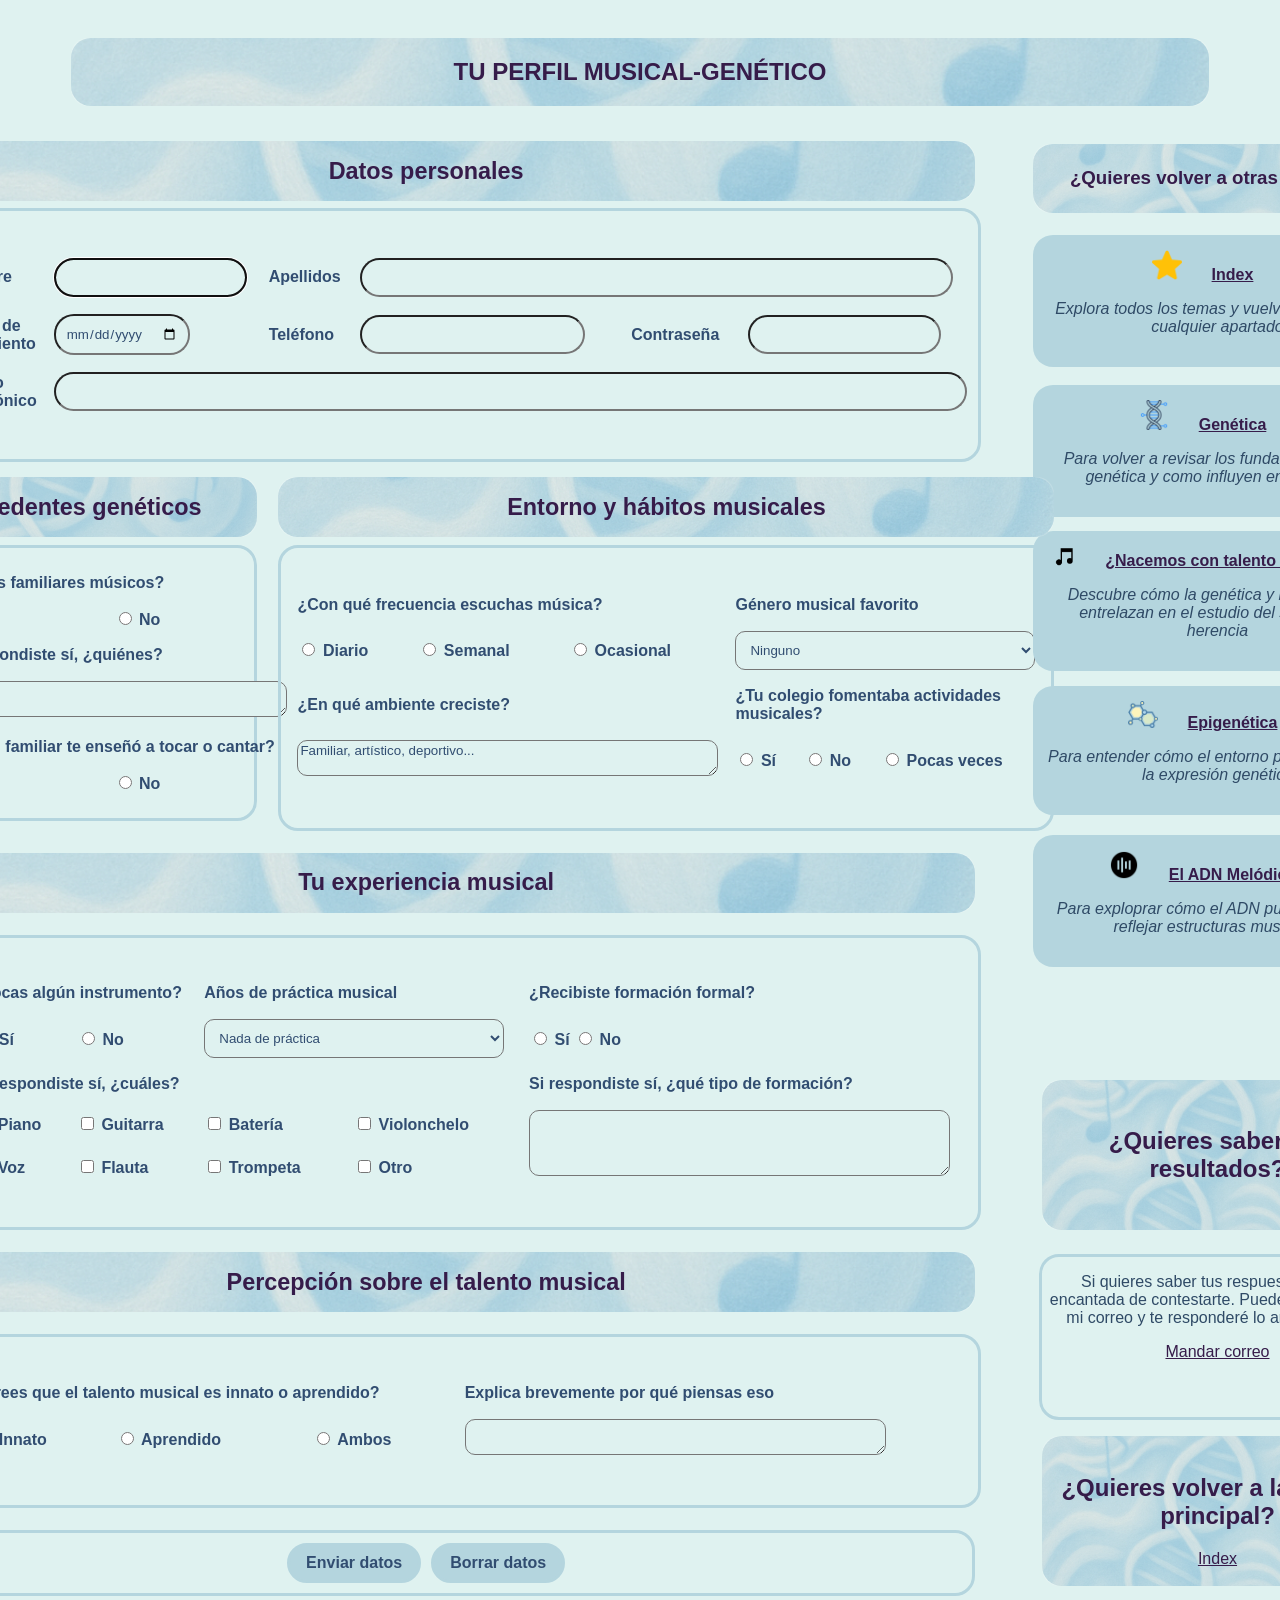
<file: perfil.html>
<!DOCTYPE html>
<html lang="es">

<head>
    <meta charset="UTF-8">
    <meta name="viewport" content="width=device-width, initial-scale=1.0">
    <title>Tu perfil musical-genético</title>
    <link rel="stylesheet" href="style/perfil.css">
    <link rel="shortcut icon" href="img/iconoPerfil.ico">
    <meta author="Estrella Maturana Muñoz">
</head>

<body>
    <div class="cabecera">
        <div class="titulo">
            <h2>TU PERFIL MUSICAL-GENÉTICO</h2>
        </div>
    </div>
    <div class="elemento">
        <div class="cuerpo">
            <form action="" method="get">
                <div class="formulario1">
                    <div class="tituloFormulario1">
                        <h3>Datos personales</h3>
                    </div>
                    <div class="tabla1">
                        <table>
                            <tr>
                                <td><label for="nombre">Nombre</label></td>
                                <td><input type="text" id="nombre" name="nombre" autofocus></td>
                                <td><label for="apellidos">Apellidos</label></td>
                                <td colspan="4"><input type="text" id="apellidos" name="apellidos" size="70"></td>
                            </tr>
                            <tr>
                                <td><label for="fechaNacimiento">Fecha de nacimiento</label></td>
                                <td><input type="date" id="fechaNacimiento" name="fechaNacimiento"></td>
                                <td><label for="telefono">Teléfono</label></td>
                                <td><input type="text" id="telefono" name="telefono" size="24"></td>
                                <td><label for="contraseña">Contraseña</label></td>
                                <td><input type="password" id="contraseña" name="contraseña"></td>
                            </tr>
                            <tr>
                                <td><label for="correo">Correo electrónico</label></td>
                                <td colspan="5"><input type="text" id="correo" name="correo" size="110"></td>
                            </tr>
                        </table>
                    </div>
                </div>
                <div class="formularios23">
                    <div class="formulario2">
                        <div class="tituloFormulario2">
                            <h3>Antecedentes genéticos</h3>
                        </div>
                        <div class="tabla2">
                            <table>
                                <tr>
                                    <td colspan="2"><label for="familiares">¿Tienes familiares músicos?</label></td>
                                </tr>
                                <tr>
                                    <td><input type="radio" id="familiaresMusicosS" name="familiaresMusicos" value="Si">
                                        <label for="familiaresMusicosS">Sí</label></td>
                                    <td><input type="radio" id="familaresMusicosN" name="familiaresMusicos" value="No">
                                        <label for="familaresMusicosN">No</label></td>
                                </tr>
                                <tr>
                                    <td colspan="2"><label for="familiaresQuienes">Si respondiste sí, ¿quiénes?</label>
                                    </td>
                                </tr>
                                <tr>
                                    <td colspan="2"><textarea name="familiaresQuienes" id="familiaresQuienes"
                                            cols="40"></textarea>
                                    </td>
                                </tr>
                                <tr>
                                    <td colspan="2"><label for="familiarEnseña">¿Algún familiar te enseñó a tocar o
                                            cantar?</label></td>
                                </tr>
                                <tr>
                                    <td><input type="radio" id="familiarEnseñaS" name="familiarEnseña" value="Si">
                                        <label for="familiarEnseñaS">Sí</label></td>
                                    <td><input type="radio" id="familiarEnseñaN" name="familiarEnseña" value="No">
                                        <label for="familiarEnseñaN">No</label></td>
                                </tr>
                            </table>
                        </div>
                    </div>
                    <div class="formulario3">
                        <div class="tituloFormulario3">
                            <h3>Entorno y hábitos musicales</h3>
                        </div>
                        <div class="tabla3">
                            <table>
                                <tr>
                                    <td colspan="3"><label for="frecuenciaMusica">¿Con qué frecuencia escuchas
                                            música?</label></td>
                                    <td colspan="3"><label for="generoFavorito">Género musical favorito</label></td>
                                </tr>
                                <tr>
                                    <td><input type="radio" id="frecuenciaMusicaDiario" name="frecuenciaMusica"
                                            value="diario">
                                            <label for="frecuenciaMusicaDiario">Diario</label></td>
                                    <td><input type="radio" id="frecuenciaMusicaSemanal" name="frecuenciaMusica"
                                            value="semanal">
                                            <label for="frecuenciaMusicaSemanal">Semanal</label></td>
                                    <td><input type="radio" id="frecuenciaMusicaOcasional" name="frecuenciaMusica"
                                            value="ocasional">
                                            <label for="frecuenciaMusicaOcasional">Ocasional</label></td>
                                    <td colspan="3"><select name="generoFavorito" id="generoFavorito">
                                            <option value="ninguno" selected>Ninguno</option>
                                            <option value="clasica">Clásica</option>
                                            <option value="rock">Rock</option>
                                            <option value="pop">Pop</option>
                                            <option value="jazz">Jazz</option>
                                            <option value="electronica">Electrónica</option>
                                            <option value="trap">Trap</option>
                                            <option value="reggaeton">Reggaeton</option>
                                        </select></td>
                                </tr>
                                <tr>
                                    <td colspan="3"><label for="ambiente">¿En qué ambiente creciste?</label></td>
                                    <td colspan="3"><label for="colegio">¿Tu colegio fomentaba actividades
                                            musicales?</label></td>
                                </tr>
                                <tr>
                                    <td colspan="3"><textarea name="ambiente" id="ambiente"
                                            cols="50">Familiar, artístico, deportivo...</textarea></td>
                                    <td><input type="radio" id="colegioSi" name="colegio" value="si">
                                        <label for="colegioSi">Sí</label></td>
                                    <td><input type="radio" id="colegioNo" name="colegio" value="no">
                                        <label for="colegioNo">No</label></td>
                                    <td><input type="radio" id="colegioPocasVeces" name="colegio" value="poco">
                                        <label for="colegioPocasVeces">Pocas veces</label></td>
                                </tr>
                            </table>
                        </div>
                    </div>
                </div>
                <div class="formulario4">
                    <div class="tituloFormulario4">
                        <h3>Tu experiencia musical</h3>
                    </div>
                    <div class="tabla4">
                        <table>
                            <tr>
                                <td colspan="2"><label for="tocarInstrumento">¿Tocas algún instrumento?</label></td>
                                <td colspan="2"><label for="anyosPractica">Años de práctica musical</label></td>
                                <td><label for="formacion">¿Recibiste formación formal?</label></td>
                            </tr>
                            <tr>
                                <td><input type="radio" id="tocarInstrumentoSi" name="tocarInstrumento" value="si">
                                    <label for="tocarInstrumentoSi">Sí</label></td>
                                <td><input type="radio" id="tocarInstrumentoNo" name="tocarInstrumento" value="no">
                                    <label for="tocarInstrumentoNo">No</label></td>
                                <td colspan="2"><select id="anyosPractica" name="anyosPractica">
                                        <option value="nada" selected>Nada de práctica</option>
                                        <option value="0-1">0 a 1 años</option>
                                        <option value="1-2">1 a 2 años</option>
                                        <option value="2-3">2 a 3 años</option>
                                        <option value="3-4">3 a 4 años</option>
                                        <option value="5+">Más de 5 años</option>
                                    </select></td>
                                <td><input type="radio" id="formacionSi" name="formacion" value="si">
                                    <label for="formacionSi">Sí</label>
                                    <input type="radio" id="formacionNo" name="formacion" value="no">
                                    <label for="formacionNo">No</label>
                                </td>
                            </tr>
                            <tr>
                                <td colspan="4"><label for="saberInstrumento">Si respondiste sí, ¿cuáles?</label></td>
                                <td><label for="tipoFormacion">Si respondiste sí, ¿qué tipo de formación?</label></td>
                            </tr>
                            <tr>
                                <td><input type="checkbox" id="saberInstrumentoPiano" name="piano">
                                    <label for="saberInstrumentoPiano">Piano</label></td>
                                <td><input type="checkbox" id="saberInstrumentoGuitarra" name="guitarra">
                                    <label for="saberInstrumentoGuitarra">Guitarra</label></td>
                                <td><input type="checkbox" id="saberInstrumentoBateria" name="bateria">
                                    <label for="saberInstrumentoBateria">Batería</label></td>
                                <td><input type="checkbox" id="saberInstrumentoViolonchelo" name="violonchelo">
                                    <label for="saberInstrumentoViolonchelo">Violonchelo</label></td>
                                <td rowspan="2"><textarea name="tipoFormacion" id="tipoFormacion" rows="4"
                                        cols="50"></textarea></td>
                            </tr>
                            <tr>
                                <td><input type="checkbox" id="saberInstrumentoVoz" name="voz">
                                    <label for="saberInstrumentoVoz">Voz</label></td>
                                <td><input type="checkbox" id="saberInstrumentoFlauta" name="flauta">
                                    <label for="saberInstrumentoFlauta">Flauta</label></td>
                                <td><input type="checkbox" id="saberInstrumentoTrompeta" name="trompeta">
                                    <label for="saberInstrumentoTrompeta">Trompeta</label></td>
                                <td><input type="checkbox" id="saberInstrumentoOtro" name="otro">
                                    <label for="saberInstrumentoOtro">Otro</label></td>
                            </tr>
                        </table>
                    </div>
                </div>
                <div class="formulario5">
                    <div class="tituloFormulario5">
                        <h3>Percepción sobre el talento musical</h3>
                    </div>
                    <div class="tabla5">
                        <table>
                            <tr>
                                <td colspan="3"><label for="talentoMusical">¿Crees que el talento musical es innato o
                                        aprendido?</label></td>
                                <td><label for="opinion">Explica brevemente por qué piensas eso</label></td>
                            </tr>
                            <tr>
                                <td><input type="radio" id="talentoMusicalInnato" name="talentoMusical" value="innato">
                                    <label for="talentoMusicalInnato">Innato</label>
                                </td>
                                <td><input type="radio" id="talentoMusicalAprendido" name="talentoMusical"
                                        value="aprendido">
                                        <label for="talentoMusicalAprendido">Aprendido</label></td>
                                <td><input type="radio" id="talentoMusicalAmbos" name="talentoMusical" value="ambos">
                                    <label for="talentoMusicalAmbos">Ambos</label>
                                </td>
                                <td><textarea name="opinion" id="opinion" cols="50"></textarea></td>
                            </tr>
                        </table>
                    </div>
                </div>
                <div class="botones">
                    <button type="submit">Enviar datos</button>
                    <button type="reset">Borrar datos</button>
                </div>
        </div>
        </form>
        <div class="leyenda">
            <div class="tituloLeyenda">
                <h3>¿Quieres volver a otras páginas?</h3>
            </div>
            <div class="enlaces">
                <div class="enlace1">
                    <img src="img/estrella.png" alt="Imagen no disponible"><a href="index.html" title="Index">Index</a>
                    <p>Explora todos los temas y vuelve fácilmente a cualquier apartado</p>
                </div>

                <div class="enlace2">
                    <img src="img/iconoGenetica.ico" alt="Imagen no disponible"><a href="genetica.html" title="Genética">Genética</a>
                    <p>Para volver a revisar los fundamentos de la genética y como influyen en nosotros</p>
                </div>

                <div class="enlace3">
                    <img src="img/iconoMusica.ico" alt="Imagen no disponible"><a href="musica.html" title="Música">¿Nacemos con talento
                        musical?</a>
                    <p>Descubre cómo la genética y la música se entrelazan en el estudio del sonido y la herencia</p>
                </div>

                <div class="enlace4">
                    <img src="img/iconoEpigenetica.ico" alt="Imagen no disponible"><a
                        href="epigenetica.html" title="Epigenética">Epigenética</a>
                    <p>Para entender cómo el entorno puede modificar la expresión genética</p>
                </div>

                <div class="enlace5">
                    <img src="img/iconoMelodico.ico" alt="Imagen no disponible"><a href="adnMelodico.html" title="ADN Mélodico">El ADN
                        Melódico</a>
                    <p>Para exploprar cómo el ADN puede inspirar y reflejar estructuras musicales</p>
                </div>
            </div>
            <div class="resultado">
                <div class="resultadoTitulo">
                    <h2>¿Quieres saber tus resultados?</h2>
                </div>
                <div class="resultadoTexto">
                    <p>Si quieres saber tus respuestas estaré encantada de contestarte.
                        Puedes escribirme a mi correo y te responderé lo antes posible.</p>
                    <a href="mailto:estrellamaturana@gmail.com?subject=Resultado%20perfil%20musical%20genetico">Mandar correo</a>
                </div>
            </div>
            <div class="index">
                    <h2>¿Quieres volver a la página principal?</h2>
                    <a href="index.html#index" title="Index">Index</a>
            </div>
        </div>
    </div>
</body>

</html>
</file>
<file: style/index.css>
* {
    font-family:'Franklin Gothic Medium', 'Arial Narrow', Arial, sans-serif;
    font-size: 20px;
}

.cabecera {
    display: grid;
    justify-content: center;
    justify-items: center;
    align-items: center;
    text-align: center;
    position: relative;
    background-image: url('../img/fondoADNmelodico.png');
    background-size: cover;
    background-position: center;
    background-repeat: no-repeat;
    height: 900px;
    border-radius: 20px;
}

.cabecera audio {
    margin-top: 70px;
    opacity: 0.3;
}

.cabecera:before {
    content: '';
    position: absolute;
    top: 0;
    left: 0;
    width: 100%;
    height: 100%;
    background-color: rgba(0, 0, 0, 0.082);
    z-index: 0;
    border-radius: 20px;
}

.cabecera h1, .cabecera a {
    position: relative;
    z-index: 1;
}

h1 {
    font-size: 80px;
}

.cuerpo {
    display: grid;
    grid-template-rows: auto auto auto auto auto;
    gap: 30px;
    margin-top: 1%;
    margin-left: auto;
    margin-right: auto;
    justify-content: center;
    justify-items: center;
}

h2{
    font-size: 30px;
}

.musica, .epigenetica, .formulario{
    display: grid;
    grid-template-columns: 6fr 1fr;
    border: 5px solid #E9F5FB;
    border-radius: 20px;
    justify-content: center;
    justify-items: center;
    align-items: center;
    text-align: center;
}

.introduccion {
    display: grid;
    grid-template-columns: 6fr 1fr;
    border-radius: 20px;
    justify-content: center;
    justify-items: center;
    align-items: center;
    background-color: #E9F5FB;
    margin-top: 20px;
    text-align: center;
}

.musicayepigenetica, .melodicoyformulario{
    display: grid;
    grid-template-columns: 1fr 1fr;
    gap: 20px;
}

.formulario, .melodico, .genetica {
    display: grid;
    grid-template-columns: 1fr 6fr;
    border: 5px solid #E9F5FB;
    border-radius: 20px;
    gap: 20px;
    justify-content: center;
    justify-items: center;
    align-items: center;
    text-align: center;
}

.introduccion img {
    width: 500px;
    margin-right: 100px;
    margin-top: 50px;
}

.introduccion p {
    margin-left: 20%;
    margin-right: 20%;
}

.genetica img, .melodico img {
    width: 200px;
    margin-left: 30px;
}

.epigenetica img {
    width: 200px;
    margin-right: 30px;
}

.musica img {
    width: 300px;
    margin-right: 30px;
}

.formulario img {
    width: 150px;
    margin-left: 30px;
}

p {
    font-size: 23px;
    margin-left: 20px;
    margin-right: 20px;
}

a {
    font-size: 30px;
    background-color: #C2E2F4;
    border-radius: 20px;
    padding: 8px 30px;
    font-weight: bold;
    cursor: pointer;
    color: black;
}

a:hover {
    font-weight: bold;
    cursor: pointer;
    white-space: nowrap;
    border-radius: 20px;
    justify-items: center;
    padding: 8px 30px;
    background-color: #174E6E;
    height: 280px;
    color: white;
}
</file>
<file: style/adnMelodico.css>
* {
    color: #314D71;
    font-family:'Lucida Sans', 'Lucida Sans Regular', 'Lucida Grande', 'Lucida Sans Unicode', Geneva, Verdana, sans-serif;;
}

body {
    background-color: #DFF2F0;
}

p {
    text-align: justify;
    margin-left: 2%;
    margin-right: 2%;
}

.cabecera, .dudasTitulo, .index {
    border-radius: 20px;
    width: 90%;
    min-height: auto;
    margin-top: 3%;
    margin-left: auto;
    margin-right: auto;
    display: flex;
    justify-content: center;
    justify-items: center;
    position: relative;
    background-image: url('../img/fondoADNmelodico.png');
    background-size: cover;
    background-position: center;
    background-repeat: no-repeat;
}

.cabecera:before, .textoTitulo:before, .charlaTitulo:before, .articuloTitulo:before, .dudasTitulo:before, .index:before {
    content: '';
    position: absolute;
    top: 0;
    left: 0;
    width: 100%;
    height: 100%;
    background-color: rgba(255, 255, 255, 0.11);
    border-radius: 17px;
    z-index: 0;
}

h2, h3, a {
    position: relative;
    z-index: 1;
    margin: 0;
    padding: 20px;
}

.titulo {
    align-content: center;
}

.cuerpo {
    display: grid;
    width: 90%;
    height: auto;
    grid-template-columns: 5fr 2fr 380px;
    grid-template-rows: auto auto;
    margin-top: 1%;
    margin-left: auto;
    margin-right: auto;
    justify-content: center;
    justify-items: center;
    gap: 2%;
}

.texto {
    display: grid;
    grid-template-rows: 100px 800px; 
    gap: 1%;
    margin-bottom: 5%;
}

.textoTitulo, .articuloTitulo {
    border-radius: 20px;
    justify-items: center;
    width: 100%;
    text-align: center;
    background-image: url('../img/fondoADNmelodico.png');
    background-size: cover;
    background-position: center;
    background-repeat: no-repeat;
    position: relative;
}

.textoTexto {
    height: 1300px;
}

.textoTexto, .articuloEnlaces, .dudasTexto {
    border: 3px solid #C3EBF2;
    border-radius: 20px;
    text-align: center;
}

.leyenda, .charla {
    width: 100%;
    height: auto;
    justify-content: center;
    justify-items: center;
    display: grid;
    grid-template-rows: 100px auto;
    gap: 2%;
}

.tituloLeyenda, .charlaTitulo {
    border-radius: 20px;
    width: 100%;
    justify-items: center;
    text-align: center;
    background-image: url('../img/fondoADNmelodico.png');
    background-size: cover;
    background-position: center;
    background-repeat: no-repeat;
    position: relative;
}

.enlace1, .enlace2, .enlace3, .enlace4, .enlace5 {
    border-radius: 20px;
    justify-items: center;
    padding: 15px;
    align-items: center;
    justify-content: center;
    text-align: center;
    background-color: #C3EBF2;
    margin-bottom: 5%;
}

.enlaces {
    display: grid;
    grid-template-rows: 150px 150px 150px 150px 150px;
    gap: 2%;
}

.enlace1 p,
.enlace2 p,
.enlace3 p,
.enlace4 p,
.enlace5 p {
    text-align: center;
}

.enlaces a, .index a, .dudas a {
    padding: 8px 30px;
    font-size: 16px;
    font-weight: bold;
    cursor: pointer;
    white-space: nowrap;
}

.articulos {
    display: grid;
    grid-template-rows: 100px 1fr;
    width: 100%;
    gap: 4%;
}

.dudas{
    display: grid;
    grid-template-rows: auto auto;
    gap: 3%;
    width: 100%;
}

.dudasTexto {
    width: 90%;
    height: 120%;
    text-align: center;
    justify-items: center;
    margin-left: 5%;
}

.index {
    display: flex;
    flex-direction: column;
    align-items: center;
    text-align: center;
    margin-top: 50%;
}

.leyenda a:hover, .index a:hover, .dudas a:hover {
    font-size: 16px;
    font-weight: bold;
    cursor: pointer;
    white-space: nowrap;
    border-radius: 20px;
    justify-items: center;
    background-color: #99CEDF;
}

.enlaces p {
    font-style: italic;
}

.enlace1 img,
.enlace2 img, .enlace4 img, .enlace5 img {
    width: 30px;
}

.enlace3 img {
    width: 20px;
}

.textoTexto img {
    width: 275px;
}

.footer {
    display: grid;
    height: auto;
    grid-template-columns: auto 400px;
    margin-left: 2%;
    margin-right: 5%;
    gap: 2%;
    justify-items: center;
    margin-bottom: 4%;
    margin-top: 5%;
}

.dudas{
    display: grid;
    grid-template-rows: auto auto;
    gap: 3%;
}

.dudasTexto {
    width: 90%;
    height: 120%;
    text-align: center;
    justify-items: center;
    margin-left: 5%;
}

.index {
    display: flex;
    flex-direction: column;
    align-items: center;
    text-align: center;
    margin-top: 20%;
}

.articulos img {
    width: 400px;
}
</file>
<file: style/epigenetica.css>
* {
    color: black;
    font-family:'Lucida Sans', 'Lucida Sans Regular', 'Lucida Grande', 'Lucida Sans Unicode', Geneva, Verdana, sans-serif;
}

body {
    background-color: #F2FBE9;
}

p {
    text-align: justify;
    margin-left: 2%;
    margin-right: 2%;
}

.cabecera, .informacionExtraTitulo, .dudasTitulo, .index {
    border-radius: 20px;
    width: 90%;
    min-height: auto;
    margin-top: 3%;
    margin-left: auto;
    margin-right: auto;
    display: flex;
    justify-content: center;
    justify-items: center;
    position: relative;
    background-image: url('../img/fondoEpigenetica.png');
    background-size: cover;
    background-position: center;
    background-repeat: no-repeat;
}

.cabecera::before, .informacionExtraTitulo:before {
    content: '';
    position: absolute;
    top: 0;
    left: 0;
    width: 100%;
    height: 100%;
    background-color: rgba(255, 255, 255, 0.171);
    border-radius: 17px;
    z-index: 0;
}

h3, h2, a {
    position: relative;
    z-index: 1;
    margin: 0;
    padding: 20px;
}

.titulo {
    align-content: center;
}

.cuerpo {
    display: grid;
    width: 90%;
    height: auto;
    grid-template-columns: 4fr 380px;
    grid-template-rows: auto auto auto auto;
    margin-top: 1%;
    margin-left: auto;
    margin-right: auto;
    justify-content: center;
    justify-items: center;
    gap: 2%;
}

.texto {
    display: grid;
    grid-template-rows: auto auto auto auto auto;
    gap: 1%;
    margin-bottom: 5%;
}

.oido,
.percepcion,
.ritmo,
.conclusion {
    display: grid;
    grid-template-rows: auto auto;
    gap: 5px;
}

.oidoTitulo,
.percepcionTitulo,
.ritmoTitulo,
.conclusionTitulo {
    border-radius: 20px;
    justify-items: center;
    width: 100%;
    text-align: center;
    background-image: url('../img/fondoEpigenetica.png');
    background-size: cover;
    background-position: center;
    background-repeat: no-repeat;
    position: relative;
}

.oidoTitulo:before,
.percepcionTitulo:before,
.ritmoTitulo:before,
.conclusionTitulo:before,
.tituloLeyenda:before,
.juegoTitulo:before, .dudasTitulo:before, .index:before {
    content: '';
    position: absolute;
    top: 0;
    left: 0;
    width: 100%;
    height: 100%;
    background-color: rgba(255, 255, 255, 0.171);
    border-radius: 17px;
    z-index: 0;
}

.introduccion,
.oidoTexto,
.percepcionTexto,
.ritmoTexto,
.conclusionTexto, .dudasTexto {
    border: 3px solid #DDF5C6;
    border-radius: 20px;
}

.derecha {
    display: grid;
    grid-template-rows: 250px 500px;
}

.leyenda,
.juego {
    width: 100%;
    height: auto;
    justify-content: center;
    justify-items: center;
    display: grid;
    grid-template-rows: auto auto;
    gap: 2%;
}

.tituloLeyenda,
.juegoTitulo {
    border-radius: 20px;
    width: 100%;
    height: 75px;
    justify-items: center;
    text-align: center;
    background-image: url('../img/fondoEpigenetica.png');
    background-size: cover;
    background-position: center;
    background-repeat: no-repeat;
    position: relative;
}

.enlace1,
.enlace2,
.enlace3,
.enlace4,
.enlace5, .juegoEnlace {
    border-radius: 20px;
    justify-items: center;
    padding: 15px;
    align-items: center;
    justify-content: center;
    text-align: center;
    background-color: #deecd1;
    margin-bottom: 5%;
}

.enlace1 p,
.enlace2 p,
.enlace3 p,
.enlace4 p,
.enlace5 p, .juegoEnlace p {
    text-align: center;
}

.enlaces {
    display: grid;
    grid-template-rows: 150px 150px 150px 150px 150px;
    gap: 2%;
}

.enlaces a, .juegoEnlace a {
    padding: 8px 30px;
    font-size: 16px;
    font-weight: bold;
    cursor: pointer;
    white-space: nowrap;
}

.informacionExtra {
    display:grid;
    grid-template-rows: auto 1fr;
}

.informacionExtraEnlaces {
    display: grid;
    grid-template-columns: 1fr 1fr 1fr;
    width: 90%;
    height: auto;
    margin-left: 5%;
    margin-top: 2%;
    gap: 2%;
}

.informacionExtraEnlacesLibro, .informacionExtraEnlacesArticulos, .informacionExtraEnlacesVideos {
    display: grid;
    grid-template-rows: auto 1fr;
    width: 100%;
    height: auto;
}

.tituloLibro, .tituloVideos, .informacionExtraEnlacesArticulosTitulo {
    border-radius: 20px;
    justify-items: center;
    padding: 15px;
    align-items: center;
    justify-content: center;
    text-align: center;
    background-color: #deecd1;
    margin-bottom: 5%;
}

li {
    margin-bottom: 2%;
    margin-left: 2%;
}

.libro {
    display: grid;
    grid-template-rows: auto 1fr;
}

.libroTitulo p {
    text-align: center;
    font-size: 17px;
    font-weight: bold;
}

.libroCuerpo {
    display: grid;
    grid-template-columns: 100px 1fr;
}
.libro img {
    width: 150%;
    margin-top: 30%;
}

.libroSinopsis {
    margin-left: 13%;
}

.derecha a:hover, .footer a:hover {
    font-size: 16px;
    font-weight: bold;
    cursor: pointer;
    white-space: nowrap;
    border-radius: 20px;
    justify-items: center;
    background-color: #62A170;
    color: white;
}

.footer {
    display: grid;
    height: auto;
    grid-template-columns: auto 400px;
    margin-left: 2%;
    margin-right: 5%;
    gap: 2%;
    justify-items: center;
    margin-bottom: 4%;
}

.dudas{
    display: grid;
    grid-template-rows: auto auto;
    gap: 3%;
}

.dudasTexto {
    width: 90%;
    height: 120%;
    text-align: center;
    justify-items: center;
    margin-left: 5%;
}

.index {
    display: flex;
    flex-direction: column;
    align-items: center;
    text-align: center;
    margin-top: 20%;
}

.introduccion {
    display: grid;
    grid-template-columns: 6fr 1fr;
    justify-content: center;
    justify-items: center;
    align-items: center;
    width: 90%;
    margin-left: 5%;
    margin-top: 1%;
}

.introduccionFoto img {
    width: 200px;
}

video {
    width: 300px;
    margin-left: 10%;
}

.oidoTexto {
    display: grid;
    grid-template-columns: 1fr 6fr;
    justify-content: center;
    justify-items: center;
    align-items: center;
}

.oidoTextoFoto img {
    width: 200px;
}

.conclusionTexto {
    display: grid;
    grid-template-columns: 6fr 1fr;
}

.conclusionTextoFoto img {
    width: 150px;
}

.percepcionTexto {
    display: grid;
    grid-template-columns: 6fr 1fr;
    justify-content: center;
    justify-items: center;
    align-items: center;
}

.percepcionTextoFoto img {
    width: 150px;
}

.articulos video {
    width: 250px;
    margin-left: 25%;
}

.derecha p {
    font-style: italic;
}

.enlace1 img,
.enlace2 img, .enlace4 img, .enlace5 img {
    width: 30px;
}

.enlace3 img {
    width: 20px;
}
</file>
<file: style/genetica.css>
* {
    color: #0F6A45;
    font-family:'Lucida Sans', 'Lucida Sans Regular', 'Lucida Grande', 'Lucida Sans Unicode', Geneva, Verdana, sans-serif;
}

body {
    background-color: #E9F7E5;
}

p {
    text-align: justify;
}

.cabecera, .dudasTitulo, .index {
    border-radius: 20px;
    width: 90%;
    min-height: auto;
    margin-top: 3%;
    margin-left: auto;
    margin-right: auto;
    display: flex;
    justify-content: center;
    justify-items: center;
    position: relative;
    background-image: url('../img/fondoGenetica.png');
    background-size: cover;
    background-position: center;
    background-repeat: no-repeat;
}

.cabecera::before {
    content: '';
    position: absolute;
    top: 0;
    left: 0;
    width: 100%;
    height: 100%;
    background-color: rgba(255, 255, 255, 0.11);
    border-radius: 17px;
    z-index: 0;
}

.cabecera h2 {
    position: relative;
    z-index: 1;
    margin: 0;
    padding: 20px;
    color: #1F3A33;
}

h3, h2, a {
    color: #1F3A33;
    position: relative;
    z-index: 1;
}

.titulo {
    align-content: center;
}

.cuerpo {
    display: grid;
    width: 90%;
    height: auto;
    grid-template-columns: 4fr 380px;
    grid-template-rows: auto auto;
    margin-top: 1%;
    margin-left: auto;
    margin-right: auto;
    justify-content: center;
    justify-items: center;
    gap: 2%;
}

.texto {
    display: grid;
    grid-template-rows: auto auto 1fr;
    gap: 1%;
}

.adn,
.leyes,
.cromosomas{
    display: grid;
    grid-template-rows: auto auto;
    gap: 5px;
}

.tituloADN,
.tituloLeyes,
.tituloCromosomas,
.tituloResumen {
    border-radius: 20px;
    width: 100%;
    justify-items: center;
    text-align: center;
    background-image: url('../img/fondoGenetica.png');
    background-size: cover;
    background-position: center;
    background-repeat: no-repeat;
    position: relative;
}
.tituloADN:before,
.tituloLeyes:before,
.tituloCromosomas:before,
.tituloResumen:before, .tituloLeyenda:before, .informacionExtraTitulo:before, .dudasTitulo:before, .index:before{
    content: '';
    position: absolute;
    top: 0;
    left: 0;
    width: 100%;
    height: 100%;
    background-color: rgba(255, 255, 255, 0.301);
    border-radius: 17px;
    z-index: 0;
}


.textoADN {
    display: grid;
    grid-template-rows: auto auto auto auto;
    border: 3px solid #CFEFD0;
    border-radius: 20px;
}

.textoADN2 {
    display: grid;
    grid-template-columns: 5fr 1fr;
}

.textoADN1,
.textoADN2solotexto,
.textoADN3,
.textoADN4solotexto {
    margin-left: 2%;
    margin-right: 2%;
}

.textoADN2foto img {
    width: 150px;
    height: 200px;
    margin-top: 0%;
}

.textoADN4 {
    display: grid;
    grid-template-columns: 1fr 6fr;
}

.textoADN4foto img {
    width: 100px;
    height: auto;
    margin-left: 30%;
}

.textoLeyes {
    display: grid;
    grid-template-rows: auto auto;
    border: 3px solid #CFEFD0;
    border-radius: 20px;
}

.textoLeyes1,
.textoLey1Texto,
.textoLey2Texto,
.textoLey3Texto {
    margin-left: 2%;
    margin-right: 2%;
}

.textoLeyes2 {
    display: grid;
    grid-template-columns: auto auto auto;
    gap: 2%;
}

.textoLey1,
.textoLey2,
.textoLey3 {
    display: grid;
    grid-template-rows: auto auto;
    border: 3px solid #CFEFD0;
    border-radius: 20px;
}

.textoLey1Titulo,
.textoLey2Titulo,
.textoLey3Titulo {
    border-radius: 20px;
    justify-items: center;
    align-items: center;
    justify-content: center;
    text-align: center;
    background-color: #CCEDD2;
}

.textoLey1,
.textoLey2,
.textoLey3 {
    margin-left: 2%;
    margin-right: 2%;
    margin-bottom: 2%;
    background-color: #CCEDD2;
    
}

.textoLey1Texto img, .textoLey2Texto img, .textoLey3Texto img {
    width: 200px;
    margin-left: 25%;
    margin-bottom: 2%;
}

.textoCromosomas {
    display: grid;
    grid-template-columns: 5fr 2fr;
    border: 3px solid #C2EBBC;
    border-radius: 20px;
}

.fotoCromosomas img {
    width: 200px;
    height: auto;
    margin-left: 25%;
    margin-top: 6%;
}

.soloTextoCromosomas {
    margin-left: 2%;
    margin-right: 2%;
}

.textoResumen, .dudasTexto {
    border: 3px solid #C2EBBC;
    border-radius: 20px;
    width: 100%;
}

.textoResumen ul,
.textoResumen p {
    margin-left: 2%;
    margin-right: 2%;
}

.derecha {
    display: grid;
    grid-template-rows: auto auto;
}

.leyenda, .informacionExtra {
    width: 100%;
    height: 30%;
    justify-content: center;
    justify-items: center;
    display: grid;
    grid-template-rows: auto auto;
    gap: 1%;
}

.tituloLeyenda, .informacionExtraTitulo {
    border-radius: 20px;
    width: 100%;
    justify-items: center;
    text-align: center;
    background-image: url('../img/fondoGenetica.png');
    background-size: cover;
    background-position: center;
    background-repeat: no-repeat;
    position: relative;
}

.enlace1, .enlace2, .enlace3, .enlace4, .enlace5, .informacionExtraEnlace1, .informacionExtraEnlace2 {
    border: 3px solid #CCEDD2;
    border-radius: 20px;
    justify-items: center;
    padding: 15px;
    align-items: center;
    justify-content: center;
    text-align: center;
    background-color: #CCEDD2;
}

.enlace1 p, .enlace2 p, .enlace3 p, .enlace4 p, .enlace5 p {
    text-align: center;
}

.enlaces, .informacionExtraCuerpo {
    display: grid;
    grid-template-rows: 150px 200px 150px 150px 150px;
    gap: 1%;
}

.enlaces a, .informacionExtra a, .index a, .dudas a {
    padding: 8px 30px;
    font-size: 16px;
    font-weight: bold;
    cursor: pointer;
    white-space: nowrap;
}

.informacionExtraEnlace3 {
    border: 3px solid #CCEDD2;
    border-radius: 20px;
    justify-items: center;
    padding: 15px;
    align-items: center;
    justify-content: center;
    text-align: center;
    background-color: #CCEDD2;
    height: 280px;
}

h5 {
    font-size: 15px;
}

.informacionExtra p {
    font-size: 18px;
    font-weight: bold;
    text-align: center;
}

video {
    width: 400px;
    margin-left: 30%;
}

.resumen {
    display: grid;
    grid-template-rows: auto auto;
    gap: 5px;
    grid-column: 1 / -1;
}

.footer {
    display: grid;
    height: auto;
    grid-template-columns: auto 400px;
    margin-left: 2%;
    margin-right: 5%;
    gap: 2%;
    margin-top: 5%;
    justify-items: center;
    margin-bottom: 4%;
}

.dudas{
    display: grid;
    grid-template-rows: auto auto;
    gap: 3%;
}

.dudasTexto {
    width: 90%;
    height: 120%;
    text-align: center;
    justify-items: center;
    margin-left: 5%;
}

.dudasTexto p {
    margin-left: 2%;
    margin: 2%;
}


a:hover {
    font-size: 16px;
    font-weight: bold;
    cursor: pointer;
    white-space: nowrap;
    border-radius: 20px;
    justify-items: center;
    background-color: #A8D9B0;
}

.enlace1 img,
.enlace3 img, .enlace4 img, .enlace5 img {
    width: 30px;
}

.enlace2 img {
    width: 20px;
}

.enlaces p {
    font-style: italic;
}

.index {
    display: flex;
    flex-direction: column;
    align-items: center;
    text-align: center;
    margin-top: 12%;
    width: 100%;
}
</file>
<file: style/juego.css>
* {
    font-family:'Lucida Sans', 'Lucida Sans Regular', 'Lucida Grande', 'Lucida Sans Unicode', Geneva, Verdana, sans-serif;
    color: #314D71;
}

.cabecera {
    border-radius: 20px;
    width: 90%;
    min-height: auto;
    margin-top: 3%;
    margin-left: auto;
    margin-right: auto;
    display: flex;
    justify-content: center;
    justify-items: center;
    background-color: #E9F5FB;
}

.cuerpo {
    border: 4px solid #E9F5FB;
    width: 90%;
    margin-left: 5%;
    border-radius: 20px;
    margin-top: 2%;
    display: grid;
    grid-template-columns: 1fr 7fr;
    justify-content: center;
    justify-items: center;
    text-align: center;
    align-items: center;
}

.cuerpo img {
    width: 150px;
}

.test {
    display: grid;
    grid-template-columns: 1fr 1fr;
    grid-template-rows: auto auto auto;
    margin-top: 2%;
    width: 90%;
    margin-left: 5%;
    gap: 20px;
    margin-bottom: 5%;
}

.cuestionarioFinal {
    margin-top: 2%;
    width: 90%;
    margin-left: 5%;
    gap: 20px;
    margin-bottom: 2%;
    grid-column: 1 / -1;
}

audio {
    opacity: 0.7;
    margin-left: 30%;
}

fieldset {
    background-color: #E9F5FB;
    border-radius: 20px;
}

legend {
    font-weight: bold;
}

textarea, select {
    border-radius: 10px;
}

.enlace1 img,
.enlace2 img, .enlace4 img, .enlace5 img, .enlace6 img {
    width: 30px;
    margin-top: 5%;
    margin-right: 5%;
}

.enlace3 img {
    width: 20px;
    margin-top: 5%;
    margin-right: 5%;
}

.enlaces {
    display: grid;
    grid-template-columns: 1fr 1fr 1fr 1fr 1fr 1fr;
    margin-left: 5%;
    width: 90%;
    gap: 2%;
    margin-top: 2%;
}

.enlace1, .enlace2, .enlace3, .enlace4, .enlace5, .enlace6 {
    background-color: #E9F5FB;
    border-radius: 20px;
    justify-content: center;
    justify-items: center;
    text-align: center;
    align-items: center;
    height: 150px;
}

.enlaces p {
    font-style: italic;
}

a:hover, button:hover {
    padding: 8px;
    font-weight: bold;
    cursor: pointer;
    white-space: nowrap;
    border-radius: 20px;
    justify-items: center;
    background-color: #74AAB9;
    height: auto;
    color: white;
}

.botones {
    border: 4px solid #E9F5FB;
    border-radius: 20px;
    margin-top: 2%;
    margin-bottom: 2%;
    display: flex;
    justify-content: center;
    align-items: center;
    gap: 10px;
    padding: 10px;
    width: 89%;
    margin-left: 5%;
}

button {
    border: 3px solid #E9F5FB;
    background-color: #E9F5FB;
    border-radius: 20px;
    padding: 8px;
    font-size: 16px;
    font-weight: bold;
    cursor: pointer;
}

.footer {
    display: grid;
    height: auto;
    grid-template-columns: auto auto;
    margin-left: 2%;
    margin-right: 5%;
    margin-top: 5%;
    justify-items: center;
    margin-bottom: 4%;
}

.resultadoTitulo, .index { 
    border-radius: 20px;
    width: 95%;
    min-height: auto;
    margin-top: 3%;
    display: flex;
    justify-content: center;
    justify-items: center;
    position: relative;
    background-color: #E9F5FB;
}

.resultado{
    display: grid;
    grid-template-rows: auto auto;
    gap: 3%;
}

.resultadoTexto {
    width: 95%;
    height: 120%;
    text-align: center;
    justify-items: center;
    border: 3px solid #E9F5FB;
    border-radius: 20px;
}

.index {
    display: flex;
    flex-direction: column;
    align-items: center;
    text-align: center;
    margin-top: 10%;
}
</file>
<file: style/musica.css>
* {
    color: #44255E;
    font-family:'Lucida Sans', 'Lucida Sans Regular', 'Lucida Grande', 'Lucida Sans Unicode', Geneva, Verdana, sans-serif;
}

body {
    background-color: #F8F5FA;
}

p {
    text-align: justify;
}

.cabecera, .dudasTitulo, .index {
    border-radius: 20px;
    width: 90%;
    min-height: auto;
    margin-top: 3%;
    margin-left: auto;
    margin-right: auto;
    display: flex;
    justify-content: center;
    justify-items: center;
    position: relative;
    background-image: url('../img/fondoMusica.png');
    background-size: cover;
    background-position: center;
    background-repeat: no-repeat;
}

.cabecera:before, .dudasTitulo:before, .index:before {
    content: '';
    position: absolute;
    top: 0;
    left: 0;
    width: 100%;
    height: 100%;
    background-color: rgba(255, 255, 255, 0.726);
    border-radius: 17px;
    z-index: 0;
}

h3, h2, a {
    color: #361C4A;
    position: relative;
    z-index: 1;
}

.cabecera h2 {
    position: relative;
    z-index: 1;
    margin: 0;
    padding: 20px;
}

.titulo {
    align-content: center;
}

.cuerpo {
    display: grid;
    width: 90%;
    height: auto;
    grid-template-columns: 4fr 370px;
    margin-top: 1%;
    margin-left: auto;
    margin-right: auto;
    justify-content: center;
    justify-items: center;
    gap: 2%;
    grid-template-rows: auto auto auto auto;
}

.texto {
    display: grid;
    grid-template-rows: auto auto auto auto auto auto;
    gap: 1%;
    margin-bottom: 5%;
}

.influencia,
.odio,
.percepcion,
.ritmo,
.conclusion {
    display: grid;
    grid-template-rows: auto auto;
    gap: 4%;
}

.influenciaTitulo,
.oidoTitulo,
.percepcionTitulo,
.ritmoTitulo,
.conclusionTitulo {
    border: 3px solid #EDDFFF;
    border-radius: 20px;
    justify-items: center;
    text-align: center;
    background-image: url('../img/fondoMusica.png');
    background-size: cover;
    background-position: center;
    background-repeat: no-repeat;
    position: relative;
}

.influenciaTitulo:before,
.oidoTitulo:before,
.percepcionTitulo:before,
.ritmoTitulo:before,
.conclusionTitulo:before,
.instrumentosTitulo:before,
.tituloLeyenda:before, .informacionExtraTitulo:before {
    content: '';
    position: absolute;
    top: 0;
    left: 0;
    width: 100%;
    height: 100%;
    background-color: rgba(255, 255, 255, 0.726);
    border-radius: 17px;
    z-index: 0;
}

.influenciaTitulo {
    font-size: 20px;
}

.influenciaTexto,
.oidoTexto,
.percepcionTexto,
.ritmoTexto,
.conclusionTexto {
    border: 3px solid #E6D6FF;
    border-radius: 20px;
}

.oidoTexto {
    display: grid;
    grid-template-columns: auto auto;
    margin-top: 1%;
}

p, ul li{
    margin-left: 2%;
    margin-right: 2%;

}

.conclusion {grid-column: 1 / -1;}

.instrumentosTitulo {
    font-size: 20px;
    border-radius: 20px;
    justify-items: center;
    text-align: center;
    background-image: url('../img/fondoMusica.png');
    background-size: cover;
    background-position: center;
    background-repeat: no-repeat;
    position: relative;
}

.instrumentos {
    display: grid;
    grid-template-rows: auto auto;
    margin-bottom: 10%;
    gap: 2%;
    grid-column: 1 / -1;
}

.instrumentosTexto, .dudasTexto {
    border: 3px solid #E6D6FF;
    border-radius: 20px;
}

.derecha {
    display: grid;
    grid-template-rows: 1000px 100px;
}

.leyenda {
    width: 100%;
    height: auto;
    justify-content: center;
    justify-items: center;
    display: grid;
    grid-template-rows: auto 1fr;
    gap: 1%;
}

.tituloLeyenda, .informacionExtraTitulo {
    border-radius: 20px;
    width: 100%;
    justify-items: center;
    height: 80px;
    text-align: center;
    background-image: url('../img/fondoMusica.png');
    background-size: cover;
    background-position: center;
    background-repeat: no-repeat;
    position: relative;
}

.enlace1,
.enlace2,
.enlace3,
.enlace4,
.enlace5 {
    border-radius: 20px;
    justify-items: center;
    padding: 15px;
    border-radius: 20px;
    justify-items: center;
    align-items: center;
    justify-content: center;
    text-align: center;
    background-color: #eddfff7c;
}

.enlaces p {
    font-style: italic;
    text-align: center;
}

.enlaces {
    display: grid;
    grid-template-rows: 150px 150px 150px 150px 150px;
    gap: 2%;
}

.enlaces a, .index a, .dudas a {
    padding: 8px 30px;
    font-size: 16px;
    font-weight: bold;
    cursor: pointer;
    white-space: nowrap;
}

.informacionExtra {
    width: 100%;
    height: auto;
    justify-content: center;
    justify-items: center;
    display: grid;
    grid-template-rows: auto auto;
    gap: 4%;
}

.informacionExtraEnlaces {
    display: grid;
    grid-template-rows: 1fr 1fr;
}

.informacionExtraEnlacesVideos {
    border-radius: 20px;
    justify-items: center;
    padding: 15px;
    align-items: center;
    justify-content: center;
    text-align: center;
    background-color: #eddfff7c;
    height: 280px;
}

.informacionExtraEnlacesArticulos {
    border-radius: 20px;
    justify-items: center;
    padding: 15px;
    align-items: center;
    justify-content: center;
    text-align: center;
    background-color: #eddfff7c;
    height: 200px;
}

a:hover {
    font-size: 16px;
    font-weight: bold;
    cursor: pointer;
    border-radius: 20px;
    justify-items: center;
    background-color: #E1CCF4;
}

.footer {
    display: grid;
    height: auto;
    grid-template-columns: auto 400px;
    margin-left: 2%;
    margin-right: 5%;
    gap: 2%;
    justify-items: center;
    margin-bottom: 4%;
}

.dudas{
    display: grid;
    grid-template-rows: auto auto;
    gap: 3%;
}

.dudasTexto {
    width: 90%;
    height: 120%;
    text-align: center;
    justify-items: center;
    margin-left: 5%;
}

.index {
    display: flex;
    flex-direction: column;
    align-items: center;
    text-align: center;
    margin-top: 20%;
}

.introduccion img {
    width: 150px;
    margin-top: 20%;
}

.introduccion {
    display: grid;
    grid-template-columns: 1fr 10fr;
}

.influenciaTexto {
    display: grid;
    grid-template-columns: 10fr 1fr;
    justify-content: center;
    justify-items: center;
    align-items: center;

}

.influenciaTextoFoto img {
    width: 150px;
}

.oidoTexto2 img {
    width: 200px;
}

.oidoTextoFoto {
    display: grid;
    grid-template-columns: 1fr 2fr;
    justify-content: center;
    justify-items: center;
    align-items: center;
}

.percepcionTexto {
    display: grid;
    grid-template-columns: 6fr 1fr;
    justify-content: center;
    justify-items: center;
    align-items: center;
}

.percepcionTextoFoto img {
    width: 150px;
    border-radius: 20px;
}

.ritmoTexto {
    display: grid;
    grid-template-columns: 1fr 6fr;
    justify-content: center;
    justify-items: center;
    align-items: center;
}

.ritmoTextoFoto img {
    width: 100px;
}

.instrumentosTexto {
    display: grid;
    grid-template-columns: 6fr 2fr;
    justify-content: center;
    justify-items: center;
    align-items: center;
}

.instrumentosTextoVideo video  {
    width: 400px;
}



.enlace1 img,
.enlace3 img, .enlace4 img, .enlace5 img {
    width: 30px;
}

.enlace2 img {
    width: 25px;
}
</file>
<file: style/perfil.css>
* {
    color: #314D71;
    font-family:'Lucida Sans', 'Lucida Sans Regular', 'Lucida Grande', 'Lucida Sans Unicode', Geneva, Verdana, sans-serif;
}

body {
    background-color: #DFF2F0;
}

.cabecera {
    border-radius: 20px;
    width: 90%;
    min-height: auto;
    margin-top: 3%;
    margin-left: auto;
    margin-right: auto;
    display: flex;
    justify-content: center;
    justify-items: center;
    position: relative;
    background-image: url('../img/fondoADNmelodico.png');
    background-size: cover;
    background-position: center;
    background-repeat: no-repeat;
}

.cabecera:before, .tituloLeyenda:before, .tituloFormulario1:before, .tituloFormulario2:before, .tituloFormulario3:before, .tituloFormulario4:before, .tituloFormulario5:before, .resultadoTitulo:before, .index:before {
    content: '';
    position: absolute;
    top: 0;
    left: 0;
    width: 100%;
    height: 100%;
    background-color: rgba(255, 255, 255, 0.185);
    border-radius: 17px;
    z-index: 0;
}

h3, h2, a {
    color: #361C4A;
    position: relative;
    z-index: 1;
}

.titulo {
    align-content: center;
}

.elemento {
    display: grid;
    width: 90%;
    height: auto;
    grid-template-columns: 6fr 370px;
    margin-top: 1%;
    margin-left: auto;
    margin-right: auto;
    justify-content: center;
    justify-items: center;
}

.leyenda {
    border-radius: 20px;
    margin-top: 7%;
    margin-bottom: 2%;
    width: 100%;
    justify-content: center;
    justify-items: center;
    display: grid;
    grid-template-rows: auto auto auto auto;
}

.tituloLeyenda {
    display: flex;
    align-items: center;
    justify-content: center;
    justify-items: center;
    width: 100%;
    height: 28%;
    padding: 15px 0;
    border-radius: 20px;
    position: relative;
    background-image: url('../img/fondoADNmelodico.png');
    background-size: cover;
    background-position: center;
    background-repeat: no-repeat;
}

.enlaces {
    display: grid;
    justify-content: center;
    justify-items: center;
    align-items: center;
    align-content: center;
    width: 100%;
    height: 80%;
    grid-template-rows: 150px 150px 150px 150px 150px;
}

.enlaces a {
    padding: 8px 30px;
    font-size: 16px;
    font-weight: bold;
    cursor: pointer;
    white-space: nowrap;
}

.enlace1 p,
.enlace2 p,
.enlace3 p,
.enlace4 p,
.enlace5 p {
    text-align: center;
}

.enlace1,
.enlace2,
.enlace3,
.enlace4,
.enlace5 {
    border-radius: 20px;
    justify-items: center;
    padding: 15px;
    border-radius: 20px;
    justify-items: center;
    align-items: center;
    justify-content: center;
    text-align: center;
    background-color: #B4D5DE;
}

p {
    text-align: center;
    color: #2F4A66;
}

.cuerpo {
    width: 95%;
    height: auto;
    margin-top: 2%;
    margin-bottom: 2%;
    margin-right: auto;
}

table {
    width: 100%;
    height: auto;
    margin-top: 3%;
    margin-bottom: 3%;
    border-collapse: separate;
    border-spacing: 15px;
}

.formulario1 {
    border-radius: 20px;
    display: grid;
    grid-template-rows: auto auto;
    gap: 2%;
}

.tituloFormulario1, .tituloFormulario2, .tituloFormulario3, .tituloFormulario4, .tituloFormulario5 {
    border-radius: 20px;
    display: flex;
    align-items: center;
    justify-content: center;
    justify-items: center;
    width: 100%;
    height: 60px;
    font-size: 20px;
    position: relative;
    background-image: url('../img/fondoADNmelodico.png');
    background-size: cover;
    background-position: center;
    background-repeat: no-repeat;
}

.tituloFormulario2 {
    width: 100%;
}

.tabla1 {
    display: flex;
    align-items: center;
    justify-content: flex-start;
    justify-items: flex-start;
    width: 95%;
    height: auto;
    padding-left: 5%;
    border: 3px solid #B4D5DE;
    border-radius: 20px;
}

.formularios23 {
    display: grid;
    grid-template-columns: 1fr 1fr;
    border-radius: 20px;
    margin-top: 2%;
    margin-bottom: 2%;
    gap: 2%;
}

.formulario2, .formulario3 {
    border-radius: 20px;
}

.formulario4, .formulario5 {
    border-radius: 20px;
    margin-top: 2%;
    margin-bottom: 2%;
}

.tabla2 {
    display: flex;
    align-items: center;
    justify-content: flex-start;
    justify-items: flex-start;
    height: auto;
    padding-left: 13%;
    border: 3px solid #B4D5DE;
    border-radius: 20px;
    margin-top: 2%;
}

.tabla3 {
    display: flex;
    align-items: center;
    justify-content: flex-start;
    justify-items: flex-start;
    height: 280px;
    border: 3px solid #B4D5DE;
    border-radius: 20px;
    margin-top: 1%;
}

.tabla4, .tabla5 {
    display: flex;
    align-items: center;
    justify-content: flex-start;
    justify-items: center;
    width: 93%;
    height: auto;
    padding-left: 7%;
    border: 3px solid #B4D5DE;
    border-radius: 20px;
    margin-top: 2%;
}

.botones {
    border: 3px solid #B4D5DE;
    border-radius: 20px;
    margin-top: 2%;
    margin-bottom: 2%;
    display: flex;
    justify-content: center;
    align-items: center;
    gap: 10px;
    padding: 10px;
}

button {
    border: 3px solid #B4D5DE;
    background-color: #B4D5DE;
    border-radius: 20px;
    padding: 8px 16px;
    font-size: 16px;
    font-weight: bold;
    cursor: pointer;
}

a:hover, button:hover {
    font-size: 16px;
    font-weight: bold;
    cursor: pointer;
    white-space: nowrap;
    border-radius: 20px;
    justify-items: center;
    background-color: #74AAB9;
    height: auto;
    color: white;
    padding: 8px 16px;
}

input {
    padding: 10px;
    border-radius: 20px;
    cursor: pointer;
    background-color: #DFF2F0;
}

select {
    padding: 10px;
    border-radius: 10px;
    cursor: pointer;
    width: 300px;
    background-color: #DFF2F0;
}

label {
    font-weight: bold;
}

textarea {
    border-radius: 10px;
    background-color: #DFF2F0;
}

.enlaces p {
    font-style: italic;
}

.enlace1 img,
.enlace2 img, .enlace4 img, .enlace5 img {
    width: 30px;
}

.enlace3 img {
    width: 20px;
}

.resultadoTitulo, .index {
    border-radius: 20px;
    width: 95%;
    display: flex;
    justify-content: center;
    justify-items: center;
    align-items: center;
    text-align: center;
    position: relative;
    background-image: url('../img/fondoADNmelodico.png');
    background-size: cover;
    background-position: center;
    background-repeat: no-repeat;
    height: 150px;
}

.resultado{
    display: grid;
    grid-template-rows: auto auto;
    justify-content: center;
    justify-items: center;
}

.resultadoTexto {
    width: 95%;
    height: 120%;
    text-align: center;
    justify-items: center;
    border: 3px solid #B4D5DE;
    border-radius: 20px;
    align-items: center;
    justify-content: center;
}

.index {
    display: flex;
    flex-direction: column;
    align-items: center;
    text-align: center;
    margin-top: 13%;
}
</file>
